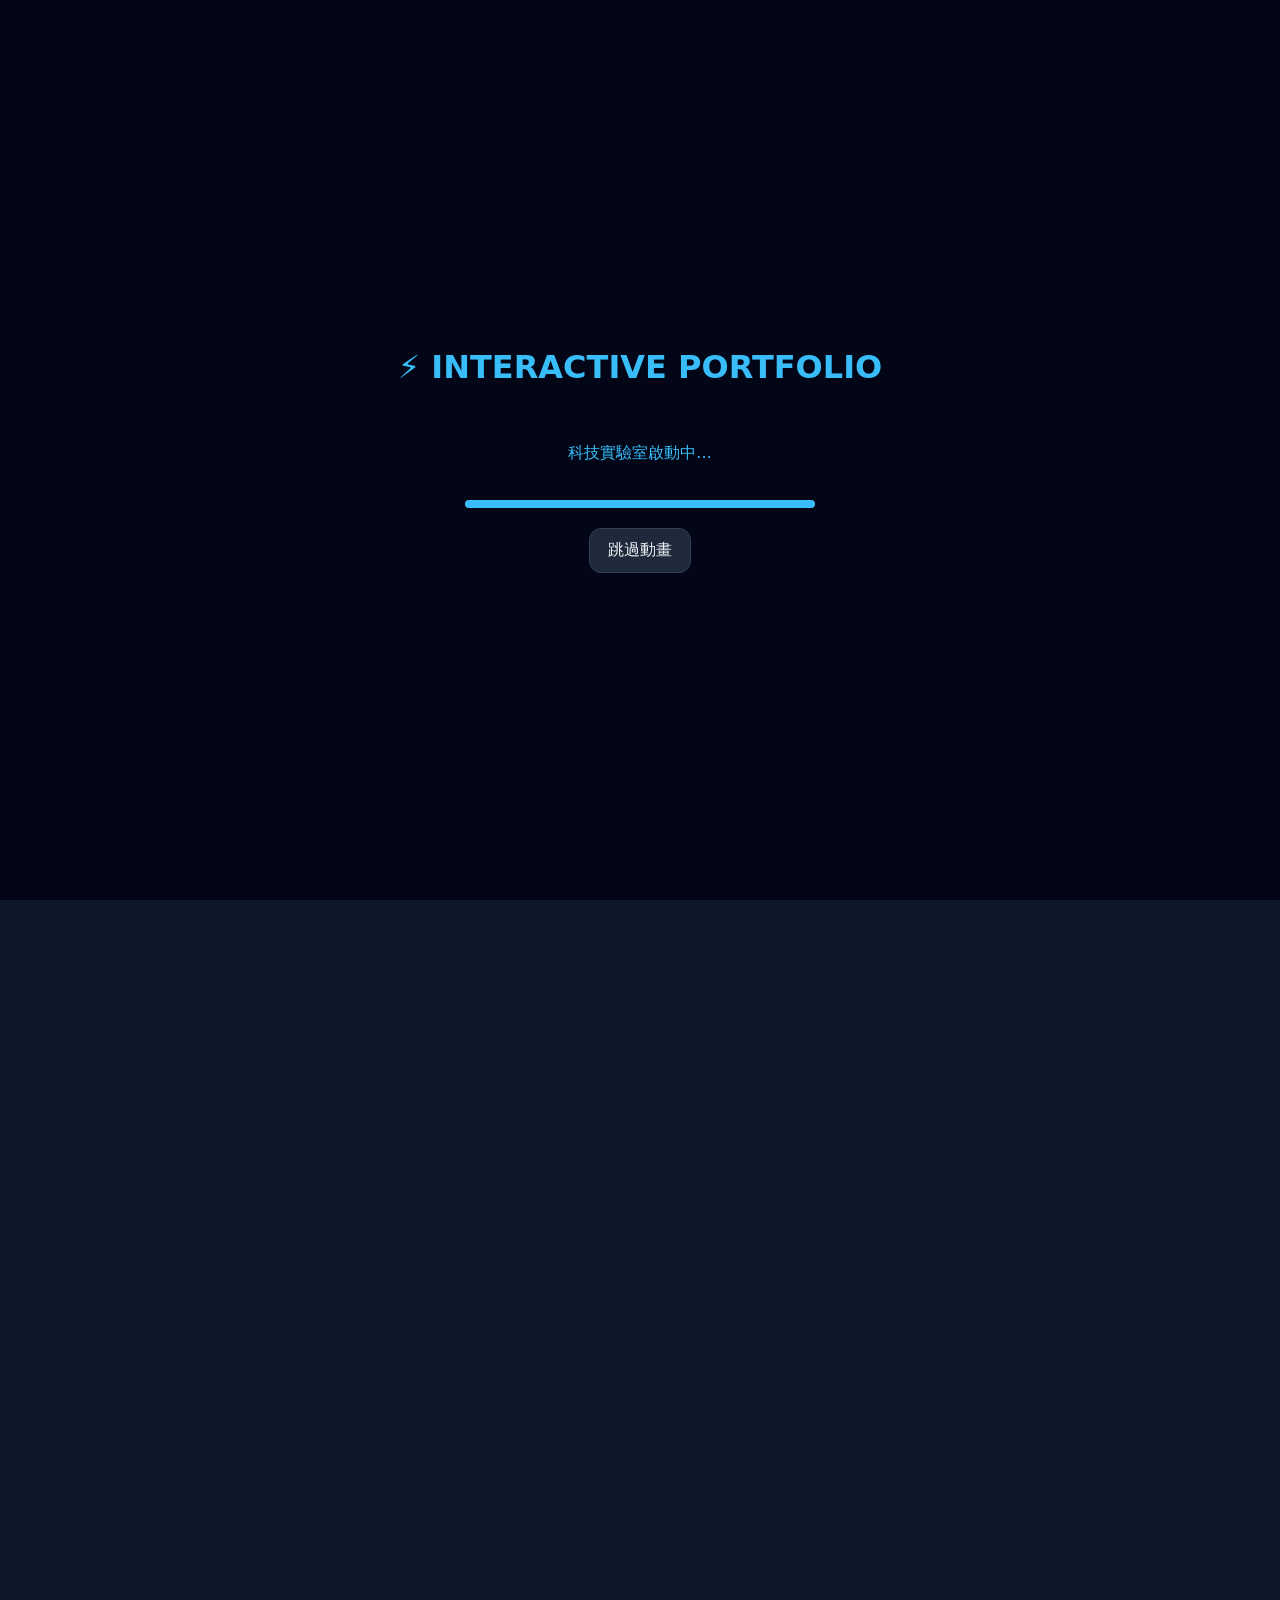
<file: index.html>
<!DOCTYPE html>
<html lang="zh-TW">
<head>
    <meta charset="UTF-8">
    <meta name="viewport" content="width=device-width, initial-scale=1">
    <title>互動式科技作品展示館｜前端開發學習歷程</title>
    <link rel="stylesheet" href="css/index.css">
    <script src="js/index.js" defer></script>
</head>
<body class="gate-locked">

<div class="intro" id="intro">
    <h1>⚡ INTERACTIVE PORTFOLIO</h1>
    <p>科技實驗室啟動中...</p>
    <div class="intro-progress"><div></div></div>
    <button class="btn" id="skipIntro">跳過動畫</button>
</div>

<!-- 入場挑戰 -->
<div class="entry-gate" id="entryGate" role="dialog" aria-modal="true" aria-labelledby="entryTitle">
    <div class="entry-shell">
        <div class="entry-heading">
            <span>⚡ PORTFOLIO ACCESS</span>
            <h1 id="entryTitle">科技實驗室｜入場挑戰</h1>
            <p>必須依序完成三關，才能開啟作品展示館。</p>
        </div>

        <div class="entry-steps" id="entrySteps" aria-label="關卡進度">
            <span class="current">🔐 密碼解謎</span>
            <span>🐛 BUG 修復</span>
            <span>🧠 記憶晶片</span>
        </div>

        <div class="entry-game" id="entryPassword">
            <h2>🔐 第一關｜動態數學密碼</h2>
            <p>四個數學線索分別代表一位數字。每次挑戰都會重新出題。</p>
            <div class="entry-clues" id="entryClues"></div>

            <form id="entryPasswordForm">
                <label for="entryPasswordInput">輸入四位數密碼</label>
                <input id="entryPasswordInput" class="game-input" inputmode="numeric"
                       autocomplete="off" maxlength="4" pattern="[0-9]{4}"
                       required placeholder="例如 1234">
                <div class="action-row">
                    <button class="btn primary" type="submit">確認密碼</button>
                    <button class="btn" type="button" id="entryNewPassword">換一組題目</button>
                </div>
            </form>

            <p class="feedback" id="entryPasswordMessage" aria-live="polite">你有五次機會。</p>
        </div>

        <div class="entry-game" id="entryBug" hidden>
            <h2>🐛 第二關｜隨機 BUG 修復</h2>
            <p>從題庫隨機抽出 HTML、CSS、JavaScript 各一題；三題都要答對。</p>
            <p id="entryBugProgress"></p>
            <pre class="code-sample" id="entryBugCode"></pre>
            <div class="options" id="entryBugOptions"></div>
            <p class="feedback" id="entryBugMessage" aria-live="polite"></p>
            <button class="btn primary" id="entryBugNext" hidden>下一題</button>
        </div>

        <div class="entry-game" id="entryMemory" hidden>
            <h2>🧠 第三關｜四燈記憶晶片</h2>
            <p>觀察四個燈的閃爍順序，依序點擊。三回合分別記憶 4、5、6 次閃爍。</p>
            <p id="entryMemoryRound"></p>
            <div class="entry-lights" id="entryLights"></div>
            <p class="feedback" id="entryMemoryMessage" aria-live="polite"></p>
            <button class="btn primary" id="entryMemoryStart">開始記憶</button>
        </div>

        <div class="entry-game entry-success" id="entrySuccess" hidden>
            <div class="trophy">🏆</div>
            <h2>三關全部完成！</h2>
            <p>科技實驗室已解鎖，現在可以進入作品展示館。</p>
            <button class="btn primary" id="entryOpen">🚀 進入作品集</button>
        </div>
    </div>
</div>

<nav class="navbar">
    <div class="container nav-inner">
        <a class="brand" href="#top">⚡ PORTFOLIO LAB</a>
        <div class="nav-actions">
            <a class="btn" href="#mystery">🎁 盲盒</a>
            <a class="btn" href="#quiz">🎮 問答</a>
            <a class="btn" href="#lab">🔐 闖關</a>
            <a class="btn" href="#works">💼 作品</a>
            <button class="btn" id="themeBtn">☀️ 淺色模式</button>
        </div>
    </div>
</nav>

<main class="container" id="top">
    <section class="hero">
        <h1 id="mainTitle">前端開發學習歷程</h1>
        <p>HTML, CSS, JavaScript &amp; Responsive Web Design Portfolio</p>
        <p>抽盲盒、玩遊戲、解鎖實驗室，最後探索我的八個作品。</p>
        <div class="hero-actions">
            <a href="#mystery" class="btn primary">🎁 開始探索</a>
            <a href="#quiz" class="btn">🎮 知識挑戰</a>
            <a href="#lab" class="btn">🔐 科技實驗室</a>
        </div>
    </section>

    <!-- 隨機作品盲盒 -->
    <section id="mystery">
        <h2 class="section-title">🎁 隨機作品盲盒</h2>
        <div class="panel mystery">
            <div class="mystery-icon">🎁</div>
            <h3>不知道先看哪個作品？</h3>
            <p class="muted">讓系統隨機挑選，看看你抽中了什麼！</p>
            <button class="btn primary" id="drawBtn">✨ 開啟神祕盲盒</button>

            <div class="mystery-result" id="mysteryResult" hidden>
                <h3 id="mysteryTitle"></h3>
                <p id="mysteryFile" class="muted"></p>
                <a class="btn primary" id="mysteryLink" href="about-us.html">🚀 進入這個作品</a>
                <button class="btn" id="drawAgain">🔄 再抽一次</button>
            </div>
        </div>
    </section>

    <!-- 知識問答 -->
    <section id="quiz">
        <h2 class="section-title">🎮 前端工程師知識挑戰</h2>
        <div class="panel">
            <div id="quizStart">
                <h3>你能成為前端工程師嗎？</h3>
                <p class="muted">30 題題庫，每局隨機抽 10 題，每題 10 分，限時 120 秒。</p>
                <button class="btn primary" id="startQuiz">🚀 開始挑戰</button>
            </div>

            <div id="quizGame" hidden>
                <div class="game-head">
                    <span id="quizNumber"></span>
                    <span id="quizScore"></span>
                    <span id="quizTimer"></span>
                </div>
                <div class="progress"><div class="progress-bar" id="quizBar"></div></div>
                <div class="question" id="questionText"></div>
                <div class="options" id="quizOptions"></div>
                <div class="feedback" id="quizFeedback" hidden></div>
                <div class="action-row">
                    <button class="btn primary" id="nextQuestion" hidden>下一題 →</button>
                    <button class="btn" id="quitQuiz">結束本局</button>
                </div>
            </div>

            <div id="quizEnd" hidden>
                <h2 id="finalTitle"></h2>
                <h3 id="finalScore"></h3>
                <p id="finalMessage"></p>
                <button class="btn primary" id="restartQuiz">🔄 再挑戰一次</button>
            </div>
        </div>
    </section>

    <!-- 四合一闖關 -->
    <section id="lab">
        <h2 class="section-title">🔐 科技實驗室｜四合一闖關</h2>
        <div class="panel">
            <p class="muted">依序破解密碼、修復 BUG、記憶晶片，最後啟動能量核心。</p>

            <div class="stage-grid">
                <div class="stage-card" id="stageCard0">
                    <div class="stage-icon">🔐</div>
                    <strong>第一關</strong>
                    <div>密碼解謎</div>
                    <small id="stageStatus0">未開始</small>
                </div>
                <div class="stage-card" id="stageCard1">
                    <div class="stage-icon">🐛</div>
                    <strong>第二關</strong>
                    <div>BUG 修復</div>
                    <small id="stageStatus1">未解鎖</small>
                </div>
                <div class="stage-card" id="stageCard2">
                    <div class="stage-icon">🧠</div>
                    <strong>第三關</strong>
                    <div>記憶晶片</div>
                    <small id="stageStatus2">未解鎖</small>
                </div>
                <div class="stage-card" id="stageCard3">
                    <div class="stage-icon">⚡</div>
                    <strong>第四關</strong>
                    <div>能量核心</div>
                    <small id="stageStatus3">未解鎖</small>
                </div>
            </div>

            <div class="progress"><div class="progress-bar" id="labBar"></div></div>
            <p id="labProgress">已完成 0 / 4 關</p>

            <div class="game-box" id="labWelcome">
                <h3>🚀 科技實驗室等待啟動</h3>
                <p>準備好挑戰四個不同的遊戲了嗎？</p>
                <button class="btn primary" id="startLab">開始闖關</button>
            </div>

            <div class="game-box" id="passwordStage" hidden>
                <h3>🔐 第一關：動態密碼破解</h3>
                <p>每局密碼都不同！依線索推理四位數字，最多猜 5 次。</p>
                <p id="passwordClue" class="clue"></p>
                <p id="passwordAttempts">剩餘 5 次機會</p>

                <form id="passwordForm">
                    <label for="passwordInput">輸入四位數密碼</label>
                    <input class="game-input" id="passwordInput" inputmode="numeric"
                           autocomplete="off" maxlength="4" placeholder="例如 1234" required>
                    <div class="action-row">
                        <button class="btn primary" id="passwordSubmit" type="submit">🔓 嘗試破解</button>
                        <button class="btn" id="newPassword" type="button">🎲 換一題</button>
                    </div>
                </form>

                <div class="feedback" id="passwordFeedback" hidden aria-live="polite"></div>
                <div class="guess-history" id="guessHistory"></div>
            </div>

            <div class="game-box" id="bugStage" hidden>
                <h3>🐛 第二關：修復程式 BUG</h3>
                <p>選出正確的修復方式，連續完成三題。</p>
                <p id="bugCount"></p>
                <pre id="bugCode" class="code-sample"></pre>
                <div class="options" id="bugOptions"></div>
                <div class="feedback" id="bugFeedback" hidden></div>
                <button class="btn primary" id="nextBug" hidden>下一個 BUG →</button>
            </div>

            <div class="game-box" id="memoryStage" hidden>
                <h3>🧠 第三關：記憶晶片挑戰</h3>
                <p>記住晶片閃爍的順序，再照順序點擊；完成三回合。</p>
                <p id="memoryRound">準備開始</p>
                <p id="memoryStatus" aria-live="polite"></p>
                <div class="memory-grid" id="memoryGrid"></div>
                <button class="btn primary" id="startMemory">開始記憶挑戰</button>
            </div>

            <div class="game-box" id="energyStage" hidden>
                <h3>⚡ 第四關：啟動能量核心</h3>
                <p>30 秒內依照數字 1 → 9 的順序啟動節點。</p>
                <div class="game-head">
                    <span id="energyCount">已啟動 0 / 9</span>
                    <span id="energyTimer">剩餘 30 秒</span>
                </div>
                <div class="energy-grid" id="energyGrid"></div>
                <p id="energyStatus" aria-live="polite"></p>
                <button class="btn primary" id="startEnergy">⚡ 啟動挑戰</button>
            </div>

            <div class="game-box achievement" id="labComplete" hidden>
                <div class="trophy">🏆</div>
                <h2>科技實驗室解鎖成功！</h2>
                <p>恭喜完成四項挑戰！</p>
                <button class="btn primary" id="restartLab">🔄 重新闖關</button>
            </div>
        </div>
    </section>

    <!-- 作品探索成就 -->
    <section id="achievements">
        <h2 class="section-title">🏆 作品探索成就</h2>
        <div class="panel achievement">
            <h3 id="achievementTitle">🔎 初階探索者</h3>
            <p class="muted">每進入一個不同作品，就會累積探索進度。</p>
            <div class="progress"><div class="progress-bar" id="exploreBar"></div></div>
            <p id="exploreText">已探索 0 / 8 個作品</p>
            <button class="btn" id="resetExplore">重新開始探索</button>
        </div>
    </section>

    <!-- 作品搜尋與展示 -->
    <section id="works">
        <h2 class="section-title">💼 我的正式作品展示</h2>
        <div class="search-area">
            <input id="searchInput" type="search"
                   placeholder="🔍 搜尋作品名稱、檔名或功能..."
                   aria-label="搜尋作品名稱、檔名或功能">
            <div class="search-info">
                <span>目前顯示 <strong id="visibleCount">8</strong> / <span id="totalCount">8</span> 個作品</span>
                <span>按 <kbd>/</kbd> 搜尋，<kbd>Esc</kbd> 清除</span>
            </div>
        </div>

        <div class="projects" id="projectList">
            <article class="project-item">
                <a class="project-card" href="about-us.html">
                    <div class="card-top"><span class="card-icon">🏢</span><span class="tag">Frontend</span></div>
                    <div>
                        <h3 class="card-title">智造科技｜公司介紹與關係企業</h3>
                        <p class="card-file">about-us.html</p>
                        <p class="muted"><strong>實作重點：</strong>使用 JavaScript 動態渲染技術文章與關係企業卡片，並實作文章展開與收合。</p>
                    </div>
                    <div class="card-bottom"><span>進入專案</span><span>→</span></div>
                </a>
            </article>

            <article class="project-item">
                <a class="project-card" href="Bio.html">
                    <div class="card-top"><span class="card-icon">👤</span><span class="tag">Frontend</span></div>
                    <div>
                        <h3 class="card-title">Kesin Chen - 個人履歷與作品集</h3>
                        <p class="card-file">Bio.html</p>
                        <p class="muted"><strong>實作重點：</strong>建置響應式單頁履歷，整合區段錨點、工作經歷卡片與專案導覽。</p>
                    </div>
                    <div class="card-bottom"><span>進入專案</span><span>→</span></div>
                </a>
            </article>

            <article class="project-item">
                <a class="project-card" href="EHC-policy.html">
                    <div class="card-top"><span class="card-icon">🛡️</span><span class="tag">Frontend</span></div>
                    <div>
                        <h3 class="card-title">智造科技｜職業安全衛生管理守則</h3>
                        <p class="card-file">EHC-policy.html</p>
                        <p class="muted"><strong>實作重點：</strong>依雇主與勞工分類渲染職安卡片，並以 Bootstrap Modal 顯示對應的守則詳情。</p>
                    </div>
                    <div class="card-bottom"><span>進入專案</span><span>→</span></div>
                </a>
            </article>

            <article class="project-item">
                <a class="project-card" href="home.html">
                    <div class="card-top"><span class="card-icon">💻</span><span class="tag">Frontend</span></div>
                    <div>
                        <h3 class="card-title">智造科技｜PCB 電路板製造</h3>
                        <p class="card-file">home.html</p>
                        <p class="muted"><strong>實作重點：</strong>以響應式版型建置企業首頁，規劃首屏主視覺、產品應用區塊與跨頁導覽。</p>
                    </div>
                    <div class="card-bottom"><span>進入專案</span><span>→</span></div>
                </a>
            </article>

            <article class="project-item">
                <a class="project-card" href="R-D.html">
                    <div class="card-top"><span class="card-icon">🔬</span><span class="tag">Frontend</span></div>
                    <div>
                        <h3 class="card-title">智造科技｜前瞻研發與科技展示</h3>
                        <p class="card-file">R-D.html</p>
                        <p class="muted"><strong>實作重點：</strong>運用 Bootstrap 格線建置六張響應式技術卡片，分類呈現 PCB 研發、製程檢測與品質追溯。</p>
                    </div>
                    <div class="card-bottom"><span>進入專案</span><span>→</span></div>
                </a>
            </article>

            <article class="project-item">
                <a class="project-card" href="signup.html">
                    <div class="card-top"><span class="card-icon">📝</span><span class="tag">Frontend</span></div>
                    <div>
                        <h3 class="card-title">智造科技｜2027 暑期高階研發實習生計畫線上報名</h3>
                        <p class="card-file">signup.html</p>
                        <p class="muted"><strong>實作重點：</strong>實作前端表單驗證、連動下拉選單、PDF 格式與大小檢查，以及申請資料預覽。</p>
                    </div>
                    <div class="card-bottom"><span>進入專案</span><span>→</span></div>
                </a>
            </article>

            <article class="project-item">
                <a class="project-card" href="timeline.html">
                    <div class="card-top"><span class="card-icon">⏳</span><span class="tag">Frontend</span></div>
                    <div>
                        <h3 class="card-title">智造科技｜PCB 產業發展時間軸</h3>
                        <p class="card-file">timeline.html</p>
                        <p class="muted"><strong>實作重點：</strong>建置左右交錯的響應式時間軸，透過 JavaScript 將各階段資料帶入詳情彈窗。</p>
                    </div>
                    <div class="card-bottom"><span>進入專案</span><span>→</span></div>
                </a>
            </article>

            <article class="project-item">
                <a class="project-card" href="union.html">
                    <div class="card-top"><span class="card-icon">🤝</span><span class="tag">Frontend</span></div>
                    <div>
                        <h3 class="card-title">智造科技｜員工福利委員會 (EWC)</h3>
                        <p class="card-file">union.html</p>
                        <p class="muted"><strong>實作重點：</strong>使用 Fetch API 串接農業部開放資料，實作店家清單渲染、即時搜尋與 Google Maps 連結。</p>
                    </div>
                    <div class="card-bottom"><span>進入專案</span><span>→</span></div>
                </a>
            </article>
        </div>

        <p id="emptyMessage" class="muted" hidden>找不到符合的作品，請更換搜尋關鍵字。</p>
    </section>
</main>

<footer>© 2026 Frontend Learning Portfolio | Made with HTML, CSS &amp; JavaScript</footer>
<div class="toast" id="toast" hidden role="status" aria-live="polite"></div>

</body>
</html>
</file>
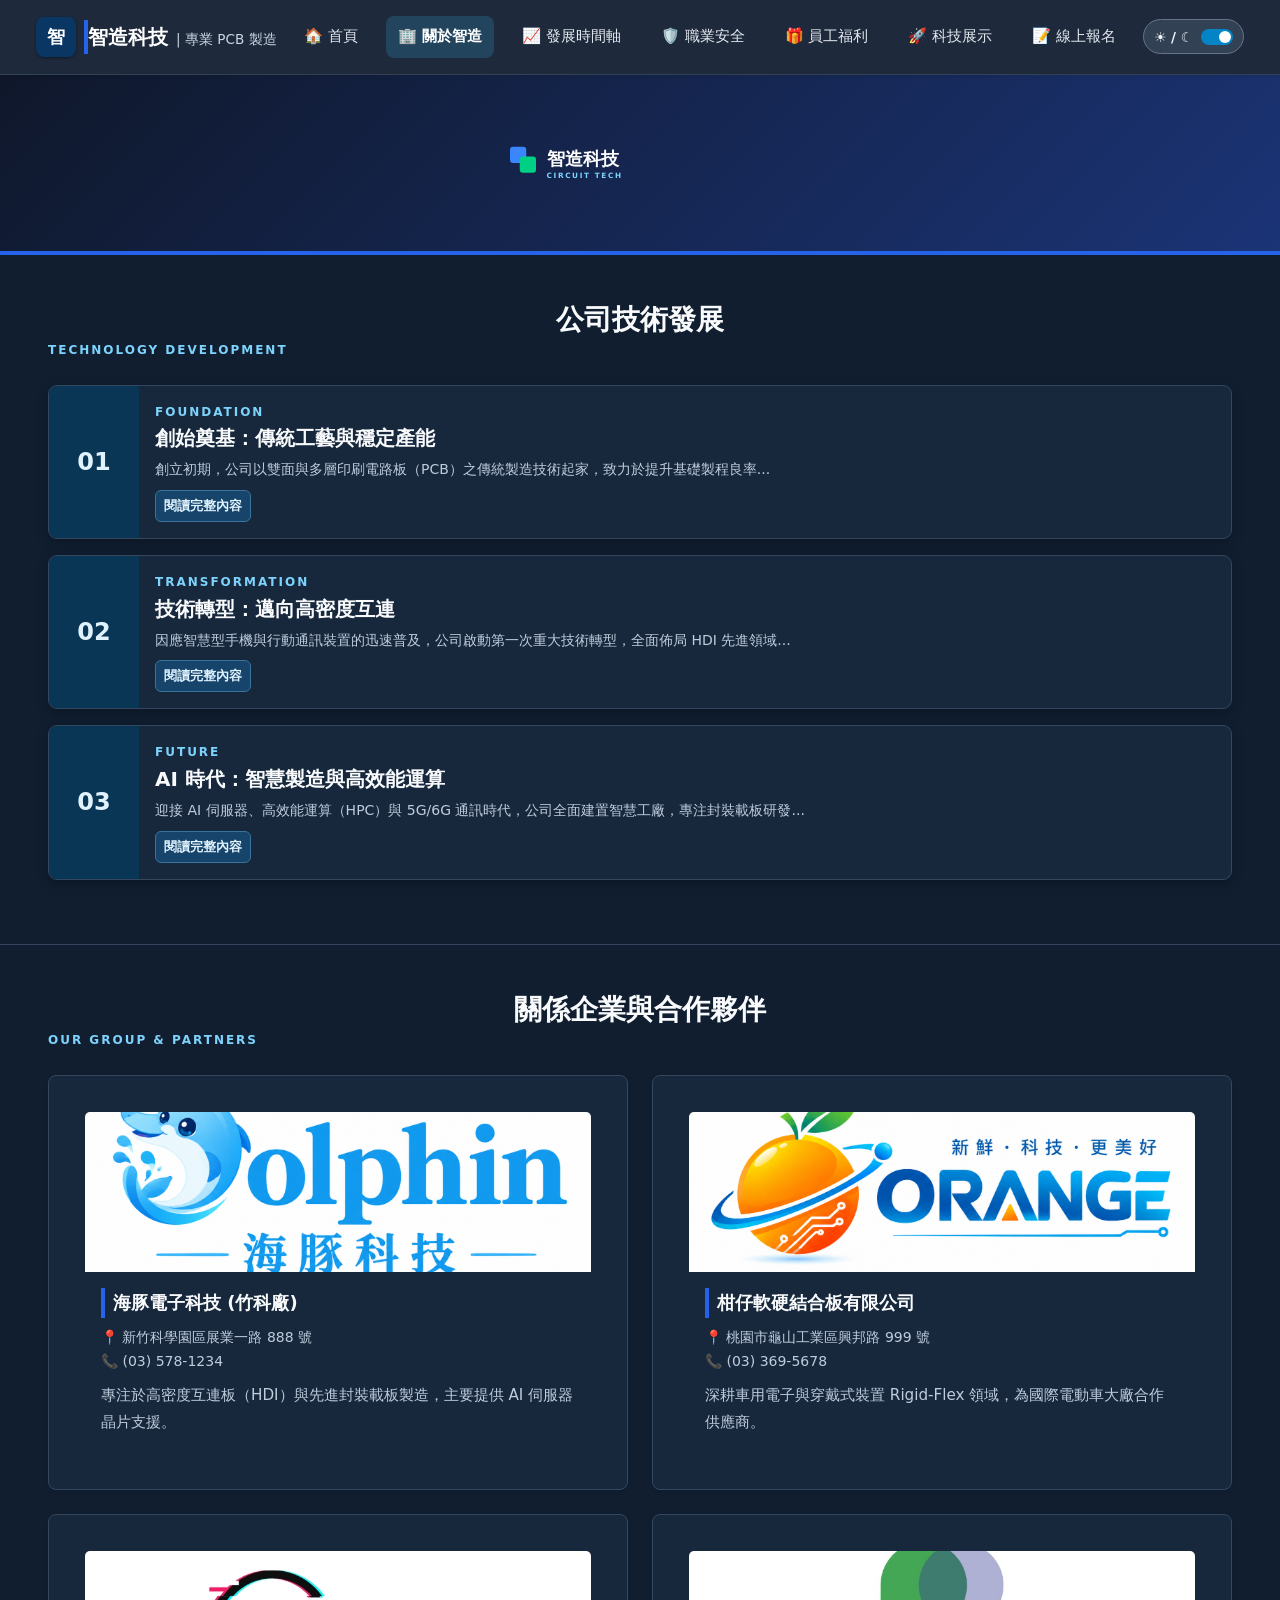
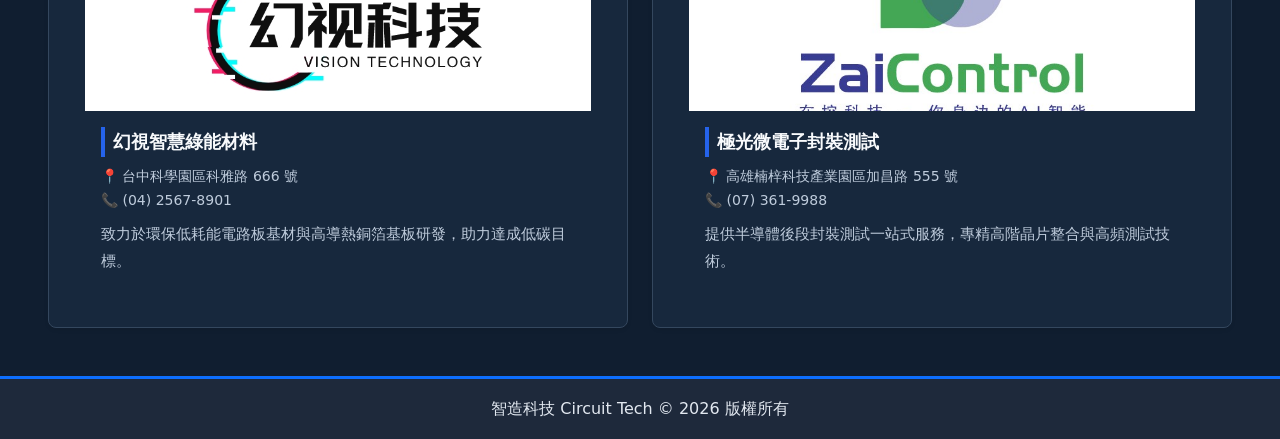
<file: about-us.html>
<!DOCTYPE html>
<html lang="zh-TW">
<head>
    <meta charset="UTF-8">
    <meta name="viewport" content="width=device-width, initial-scale=1.0">

    <title>智造科技｜公司介紹與關係企業</title>
    <meta name="description"
          content="了解智造科技的技術發展、PCB 智慧製造與關係企業合作夥伴。">

    <!-- Bootstrap -->
    <link rel="stylesheet"
          href="https://cdn.jsdelivr.net/npm/bootstrap@5.3.3/dist/css/bootstrap.min.css">

    <!-- 全站共用 CSS -->
    <link rel="stylesheet" href="css/style.css">

    <!-- 公司介紹專用 CSS -->
    <link rel="stylesheet" href="css/about.css">

    <!-- 深淺色初始化 -->
    <script>
        (function () {
            let theme = "dark";

            try {
                theme = localStorage.getItem("theme") === "light"
                    ? "light"
                    : "dark";
            } catch (error) {
                theme = "dark";
            }

            document.documentElement.classList.toggle(
                "dark", theme === "dark"
            );

            document.documentElement.classList.toggle(
                "dark-mode", theme === "dark"
            );

            document.documentElement.setAttribute(
                "data-bs-theme", theme
            );
        })();
    </script>

    <!-- 只修正本頁外框，不影響其他網頁 -->
    <style>
        html, body {
            margin: 0;
            min-height: 100%;
            width: 100%;
        }

        body.company-about-page > .wrapper {
            width: 100%;
            max-width: none;
            min-height: 100vh;
            margin: 0;
            padding: 0;
            border: none;
            border-radius: 0;
            box-shadow: none;
            outline: none;
            overflow: visible;
        }

        /* 保留內部區塊原本的 Bootstrap 排版 */
        body.company-about-page #navbar-container {
            width: 100%;
        }

        body.company-about-page #tech,
        body.company-about-page #companies {
            width: 100%;
            max-width: none;
        }
    </style>
</head>

<body class="company-about-page">

<div class="wrapper">

    <!-- 全站共用七個導覽按鈕 -->
    <div id="navbar-container"></div>

    <!-- 原本公司 Logo -->
    <header class="logo d-flex align-items-center justify-content-center py-3">
        <svg width="260"
             height="50"
             viewBox="0 0 320 60"
             role="img"
             aria-label="智造科技 Circuit Tech">

            <rect x="0" y="10"
                  width="20" height="20"
                  rx="4" fill="#3A86FF" />

            <rect x="12" y="22"
                  width="20" height="20"
                  rx="4" fill="#00D084" />

            <text x="45" y="32"
                  font-weight="700"
                  font-size="22"
                  fill="#FFF">
                智造科技
            </text>

            <text x="45" y="48"
                  font-weight="600"
                  font-size="9"
                  fill="#7DD3FC"
                  letter-spacing="2">
                CIRCUIT TECH
            </text>
        </svg>
    </header>

    <!-- Section 01：技術發展 -->
    <main class="p-4 p-md-5" id="tech">

        <h1 class="section-title mb-1">
            公司技術發展
        </h1>

        <p class="subtitle mb-4">
            TECHNOLOGY DEVELOPMENT
        </p>

        <!-- 由原本 js/about.js 載入 -->
        <div id="techArticles"></div>

    </main>

    <!-- Section 02：關係企業 -->
    <section class="p-4 p-md-5 border-top border-dashed"
             id="companies">

        <h2 class="section-title mb-1">
            關係企業與合作夥伴
        </h2>

        <p class="subtitle mb-4">
            OUR GROUP & PARTNERS
        </p>

        <!-- 完整保留老師的 Bootstrap 行列 -->
        <div class="row row-cols-1 row-cols-md-2 g-4"
             id="companyCards"></div>

    </section>

    <!-- Footer -->
    <footer class="p-3 text-center border-top border-primary border-3 fs-7">
        智造科技 Circuit Tech © 2026 版權所有
    </footer>

</div>

<!-- Bootstrap JS -->
<script src="https://cdn.jsdelivr.net/npm/bootstrap@5.3.3/dist/js/bootstrap.bundle.min.js"></script>

<!-- 全站共用導覽列 -->
<script src="js/nav-loader.js"></script>

<!-- 公司介紹原本的動態內容 -->
<script src="js/about.js"></script>

</body>
</html>
</file>
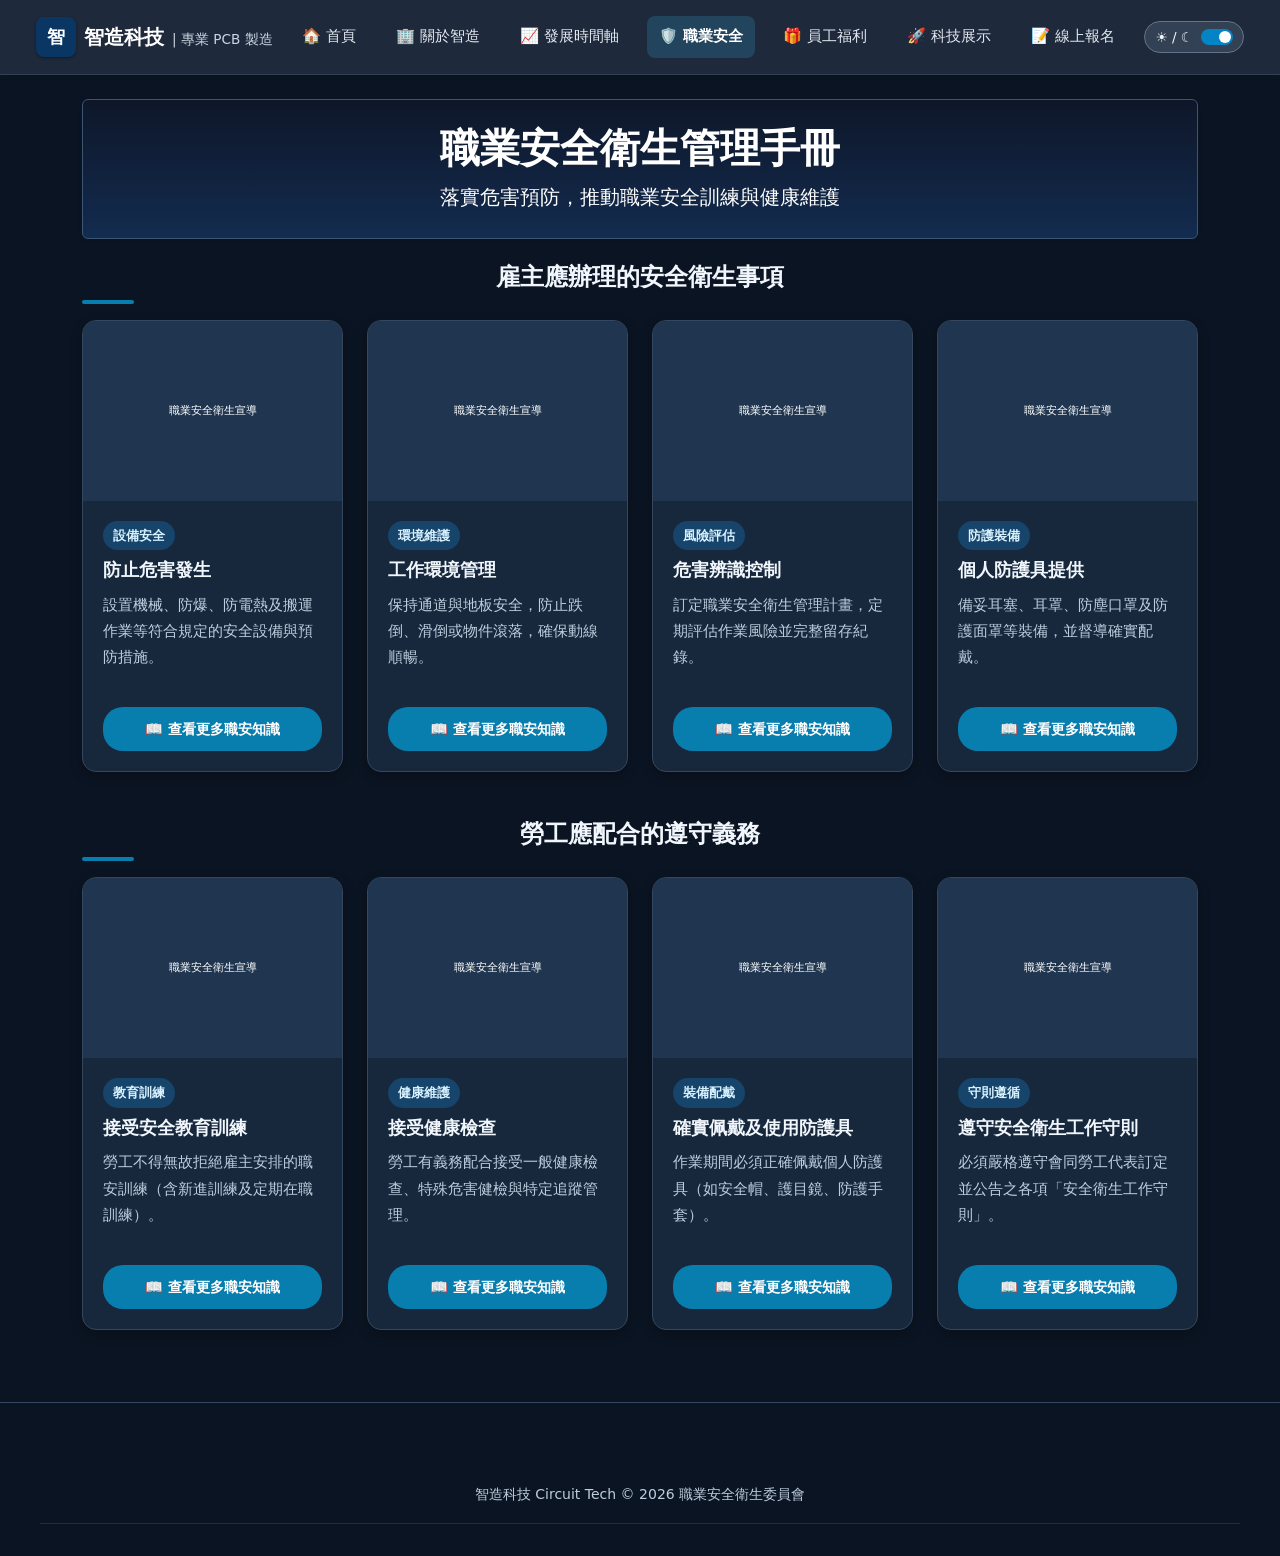
<file: EHC-policy.html>
<!DOCTYPE html>
<html lang="zh-TW">
<head>
    <meta charset="UTF-8">
    <meta name="viewport" content="width=device-width, initial-scale=1.0">
    <meta name="description" content="智造科技職業安全衛生管理手冊，介紹雇主安全管理責任與勞工職安義務。">
    <title>智造科技｜職業安全衛生管理守則</title>

    <link rel="stylesheet" href="https://cdn.jsdelivr.net/npm/bootstrap@5.3.0/dist/css/bootstrap.min.css">
    <link rel="stylesheet" href="css/style.css">
    <link rel="stylesheet" href="css/EHC.css">

    <script>
        (function () {
            let theme = "dark";
            try {
                theme = localStorage.getItem("theme") === "light" ? "light" : "dark";
            } catch (error) {
                theme = "dark";
            }
            document.documentElement.classList.toggle("dark", theme === "dark");
            document.documentElement.classList.toggle("dark-mode", theme === "dark");
            document.documentElement.setAttribute("data-bs-theme", theme);
        })();
    </script>
</head>

<body>
<div class="wrapper">

    <!-- 共用導覽列 -->
    <div id="navbar-container"></div>

    <main class="container my-4">

        <!-- 原本 Banner -->
        <div class="hero-banner text-center p-4 rounded mb-4 shadow-sm">
            <h1 class="display-6 fw-bold mb-2">職業安全衛生管理手冊</h1>
            <p class="lead mb-0 text-muted">
                落實危害預防，推動職業安全訓練與健康維護
            </p>
        </div>

        <!-- 雇主區：保留原本 row -->
        <section class="mb-5" aria-labelledby="employerTitle">
            <h2 class="section-title fs-4 fw-bold mb-3" id="employerTitle">
                雇主應辦理的安全衛生事項
            </h2>
            <div class="row g-4" id="employerList"></div>
        </section>

        <!-- 勞工區：保留原本 row -->
        <section class="mb-5" aria-labelledby="workerTitle">
            <h2 class="section-title fs-4 fw-bold mb-3" id="workerTitle">
                勞工應配合的遵守義務
            </h2>
            <div class="row g-4" id="workerList"></div>
        </section>

    </main>

    <!-- 原本 Footer -->
    <footer>
        <div class="footer-content py-3 text-center">
            <p class="small mb-0 text-muted">
                智造科技 Circuit Tech © 2026 職業安全衛生委員會
            </p>
        </div>
    </footer>

</div>

<!-- 職安知識詳情視窗 -->
<div class="modal fade"
     id="ehcDetailModal"
     tabindex="-1"
     aria-labelledby="ehcDetailTitle"
     aria-hidden="true">

    <div class="modal-dialog modal-dialog-centered modal-lg modal-dialog-scrollable">
        <div class="modal-content">

            <div class="modal-header">
                <div>
                    <span class="detail-category" id="ehcDetailTag"></span>
                    <h2 class="modal-title fs-4 mt-2" id="ehcDetailTitle"></h2>
                </div>

                <button type="button"
                        class="btn-close"
                        data-bs-dismiss="modal"
                        aria-label="關閉視窗"></button>
            </div>

            <div class="modal-body">
                <img id="ehcDetailImage"
                     class="detail-image mb-3"
                     alt="職安主題圖片">

                <h3 class="h6 fw-bold detail-subtitle">原始職安說明</h3>
                <p id="ehcDetailDescription"></p>

                <h3 class="h6 fw-bold detail-subtitle mt-4">實務注意事項</h3>
                <ul class="detail-list" id="ehcDetailPoints"></ul>

                <div class="detail-reminder mt-3">
                    <strong>職安提醒</strong>
                    <p class="mb-0 mt-1" id="ehcDetailReminder"></p>
                </div>
            </div>

            <div class="modal-footer">
                <button type="button"
                        class="btn btn-primary"
                        data-bs-dismiss="modal">
                    我已了解
                </button>
            </div>

        </div>
    </div>
</div>

<script src="https://cdn.jsdelivr.net/npm/bootstrap@5.3.0/dist/js/bootstrap.bundle.min.js"></script>
<script src="js/nav-loader.js"></script>
<script src="js/EHC.js"></script>
</body>
</html>
</file>
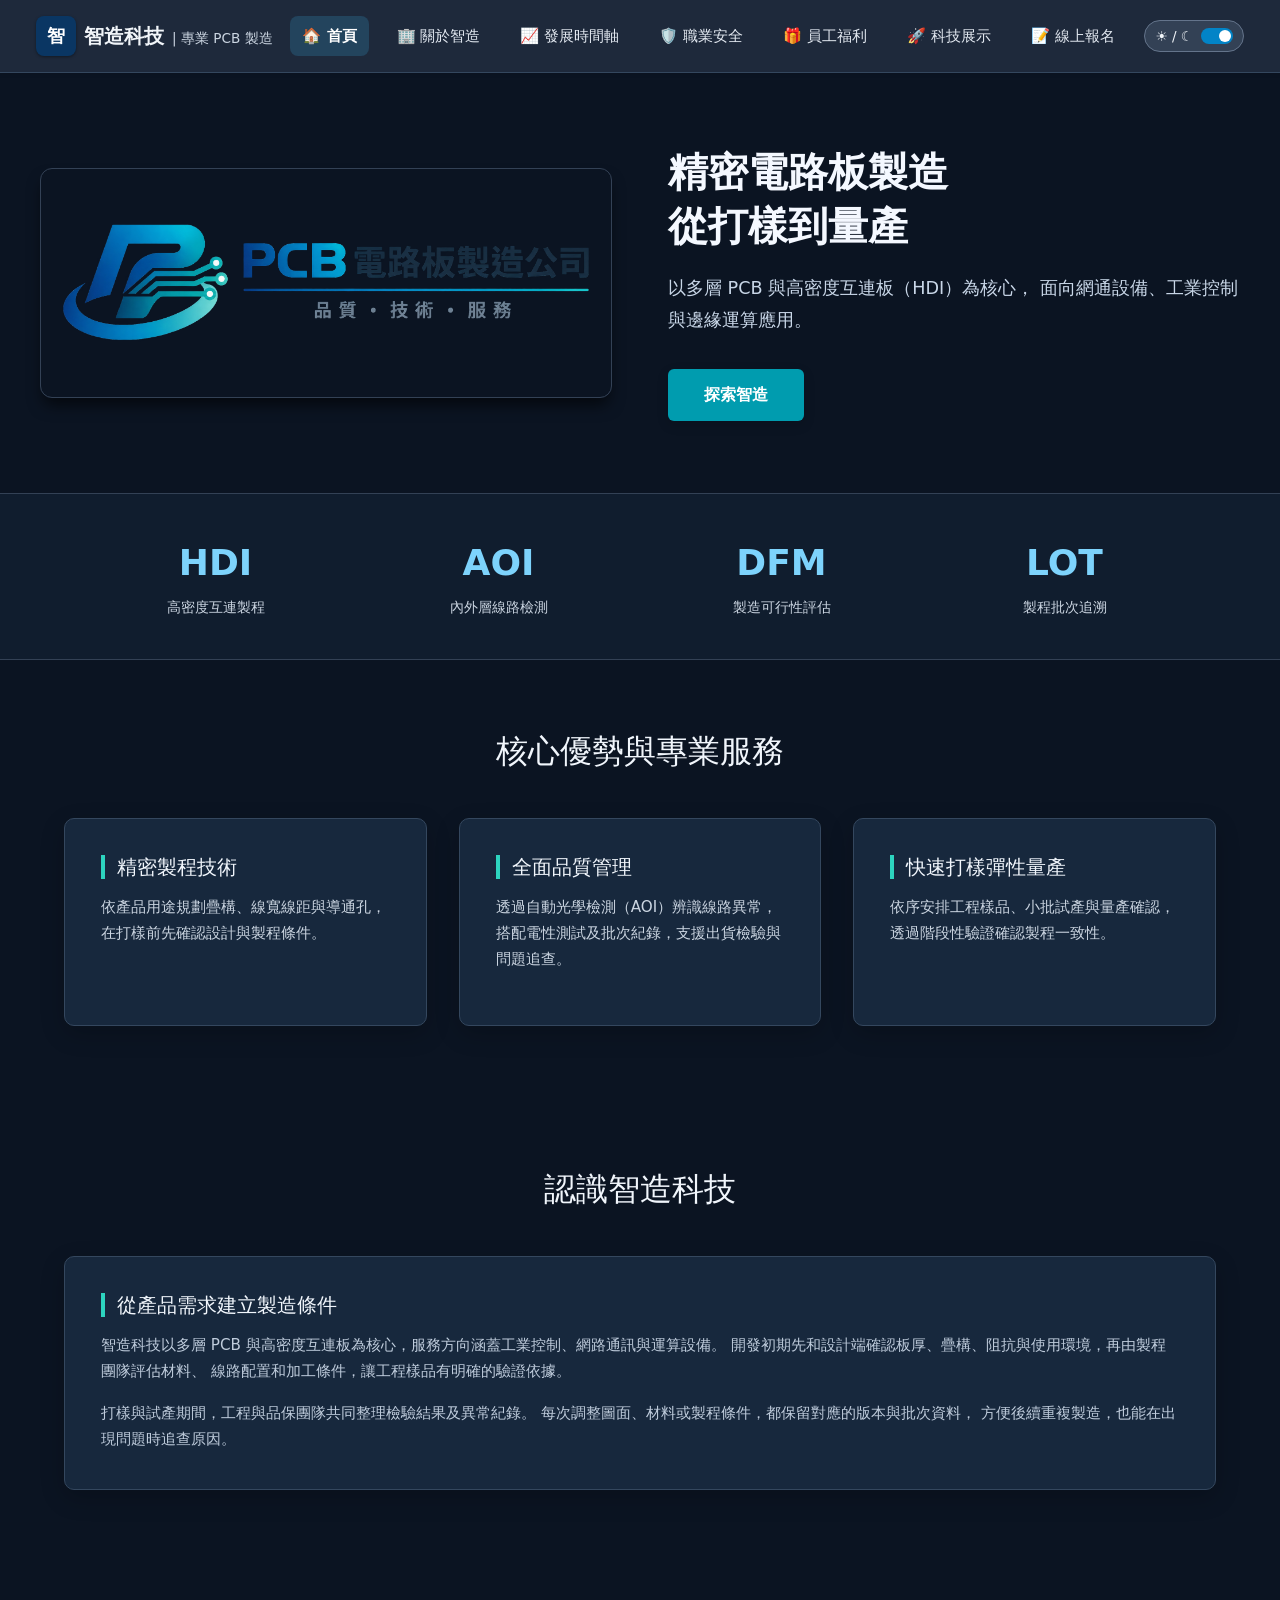
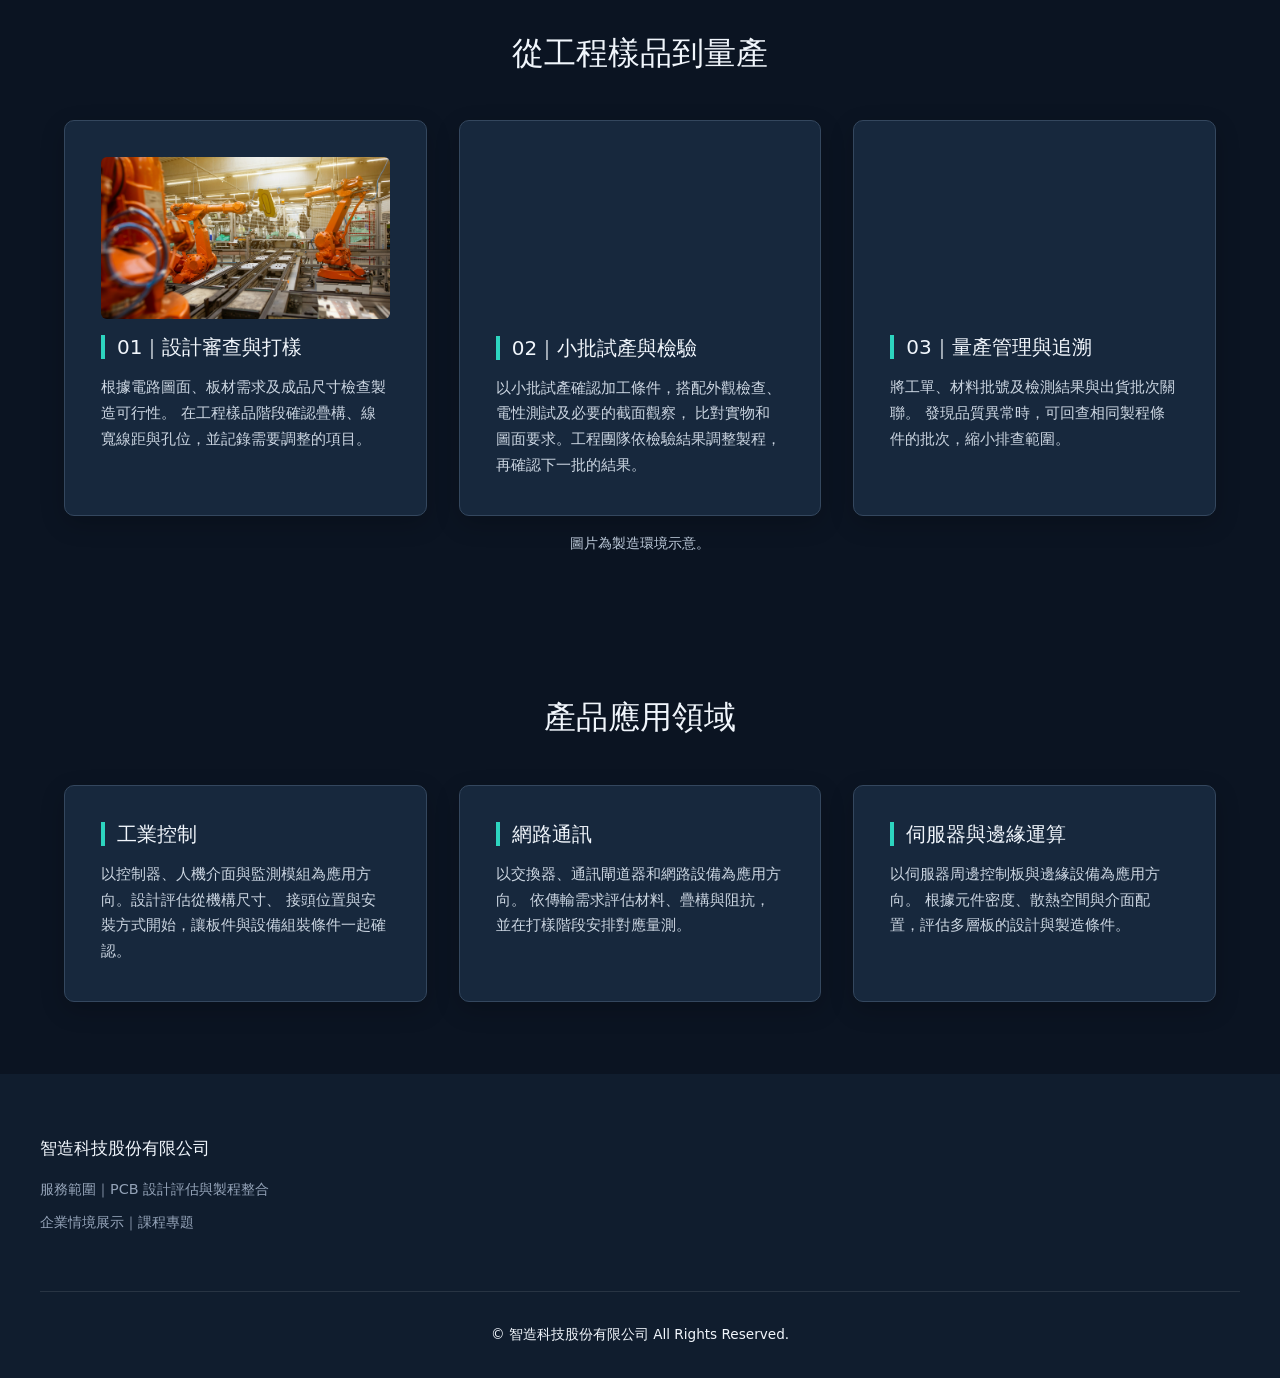
<file: home.html>
<!DOCTYPE html>
<html lang="zh-Hant-TW">
<head>
    <meta charset="UTF-8">
    <meta name="viewport" content="width=device-width, initial-scale=1.0">
    <title>智造科技｜PCB 電路板製造</title>
    <meta name="description"
          content="智造科技企業網站示範，介紹多層 PCB、HDI、製程驗證與品質追溯。">

    <link rel="stylesheet"
          href="https://cdn.jsdelivr.net/npm/bootstrap@5.3.0/dist/css/bootstrap.min.css">
    <link rel="stylesheet" href="css/style.css">
    <link rel="stylesheet" href="css/theme-fix.css">

    <style>
        .home-process-photo {
            height: auto;
            aspect-ratio: 16 / 9;
            object-fit: cover;
        }
    </style>

    <script>
        (function () {
            let theme = "dark";

            try {
                if (localStorage.getItem("theme") === "light") {
                    theme = "light";
                }
            } catch (error) {
                // 使用預設深色模式
            }

            document.documentElement.classList.toggle("dark", theme === "dark");
            document.documentElement.classList.toggle("dark-mode", theme === "dark");
            document.documentElement.setAttribute("data-bs-theme", theme);
        })();
    </script>
</head>

<body>
<div class="wrapper">
    <div id="navbar-container"></div>

    <main>
        <!-- 01 主視覺 -->
        <section class="hero">
            <div class="hero-container">
                <div class="hero-image">
                    <img src="images/a1.jpg" alt="智造科技主視覺">
                </div>

                <div class="hero-content">
                    <h1>
                        精密電路板製造<br>
                        從打樣到量產
                    </h1>

                    <p>
                        以多層 PCB 與高密度互連板（HDI）為核心，
                        面向網通設備、工業控制與邊緣運算應用。
                    </p>

                    <a href="about-us.html" class="btn-cta">探索智造</a>
                </div>
            </div>
        </section>

        <!-- 02 技術亮點 -->
        <section class="metrics-bar">
            <div class="metrics-container">
                <div class="metric-item">
                    <div class="number">HDI</div>
                    <div class="label">高密度互連製程</div>
                </div>

                <div class="metric-item">
                    <div class="number">AOI</div>
                    <div class="label">內外層線路檢測</div>
                </div>

                <div class="metric-item">
                    <div class="number">DFM</div>
                    <div class="label">製造可行性評估</div>
                </div>

                <div class="metric-item">
                    <div class="number">LOT</div>
                    <div class="label">製程批次追溯</div>
                </div>
            </div>
        </section>

        <!-- 03 核心優勢與專業服務 -->
        <section id="products" class="section">
            <h2 class="section-title">核心優勢與專業服務</h2>

            <div class="grid-cards">
                <div class="card">
                    <h3>精密製程技術</h3>
                    <p>
                        依產品用途規劃疊構、線寬線距與導通孔，
                        在打樣前先確認設計與製程條件。
                    </p>
                </div>

                <div class="card">
                    <h3>全面品質管理</h3>
                    <p>
                        透過自動光學檢測（AOI）辨識線路異常，
                        搭配電性測試及批次紀錄，支援出貨檢驗與問題追查。
                    </p>
                </div>

                <div class="card">
                    <h3>快速打樣彈性量產</h3>
                    <p>
                        依序安排工程樣品、小批試產與量產確認，
                        透過階段性驗證確認製程一致性。
                    </p>
                </div>
            </div>
        </section>

        <!-- 04 公司簡介 -->
        <section id="company-overview" class="section">
            <h2 class="section-title">認識智造科技</h2>

            <div class="card">
                <h3>從產品需求建立製造條件</h3>

                <p>
                    智造科技以多層 PCB 與高密度互連板為核心，服務方向涵蓋工業控制、網路通訊與運算設備。
                    開發初期先和設計端確認板厚、疊構、阻抗與使用環境，再由製程團隊評估材料、
                    線路配置和加工條件，讓工程樣品有明確的驗證依據。
                </p>

                <p class="mb-0">
                    打樣與試產期間，工程與品保團隊共同整理檢驗結果及異常紀錄。
                    每次調整圖面、材料或製程條件，都保留對應的版本與批次資料，
                    方便後續重複製造，也能在出現問題時追查原因。
                </p>
            </div>
        </section>

        <!-- 05 製造流程 -->
        <section id="manufacturing-process" class="section">
            <h2 class="section-title">從工程樣品到量產</h2>

            <div class="grid-cards">
                <div class="card">
                    <img src="images/c2.jpg"
                         class="home-process-photo w-100 rounded mb-3"
                         alt="工業機械手臂與自動化產線示意"
                         width="5760" height="3840"
                         loading="lazy" decoding="async">

                    <h3>01｜設計審查與打樣</h3>

                    <p class="mb-0">
                        根據電路圖面、板材需求及成品尺寸檢查製造可行性。
                        在工程樣品階段確認疊構、線寬線距與孔位，並記錄需要調整的項目。
                    </p>
                </div>

                <div class="card">
                    <img src="images/c3.jpg"
                         class="home-process-photo w-100 rounded mb-3"
                         alt="工業設備操作面板示意"
                         width="3868" height="5802"
                         loading="lazy" decoding="async">

                    <h3>02｜小批試產與檢驗</h3>

                    <p class="mb-0">
                        以小批試產確認加工條件，搭配外觀檢查、電性測試及必要的截面觀察，
                        比對實物和圖面要求。工程團隊依檢驗結果調整製程，再確認下一批的結果。
                    </p>
                </div>

                <div class="card">
                    <img src="images/c4.jpg"
                         class="home-process-photo w-100 rounded mb-3"
                         alt="自動化設備與產線操作終端示意"
                         width="6000" height="4002"
                         loading="lazy" decoding="async">

                    <h3>03｜量產管理與追溯</h3>

                    <p class="mb-0">
                        將工單、材料批號及檢測結果與出貨批次關聯。
                        發現品質異常時，可回查相同製程條件的批次，縮小排查範圍。
                    </p>
                </div>
            </div>

            <p class="small text-center text-body-secondary mt-3 mb-0">
                圖片為製造環境示意。
            </p>
        </section>

        <!-- 06 產品應用 -->
        <section id="product-applications" class="section">
            <h2 class="section-title">產品應用領域</h2>

            <div class="grid-cards">
                <div class="card">
                    <h3>工業控制</h3>
                    <p class="mb-0">
                        以控制器、人機介面與監測模組為應用方向。設計評估從機構尺寸、
                        接頭位置與安裝方式開始，讓板件與設備組裝條件一起確認。
                    </p>
                </div>

                <div class="card">
                    <h3>網路通訊</h3>
                    <p class="mb-0">
                        以交換器、通訊閘道器和網路設備為應用方向。
                        依傳輸需求評估材料、疊構與阻抗，並在打樣階段安排對應量測。
                    </p>
                </div>

                <div class="card">
                    <h3>伺服器與邊緣運算</h3>
                    <p class="mb-0">
                        以伺服器周邊控制板與邊緣設備為應用方向。
                        根據元件密度、散熱空間與介面配置，評估多層板的設計與製造條件。
                    </p>
                </div>
            </div>
        </section>
    </main>

    <footer>
        <div class="footer-content">
            <div class="footer-col">
                <h4>智造科技股份有限公司</h4>
                <p>服務範圍｜PCB 設計評估與製程整合</p>
                <p>企業情境展示｜課程專題</p>
            </div>
        </div>

        <div class="footer-bottom">
            &copy; 智造科技股份有限公司
            All Rights Reserved.
        </div>
    </footer>
</div>

<script src="https://cdn.jsdelivr.net/npm/bootstrap@5.3.0/dist/js/bootstrap.bundle.min.js"></script>
<script src="js/nav-loader.js"></script>
<script src="js/theme-fix.js"></script>
</body>
</html>
</file>
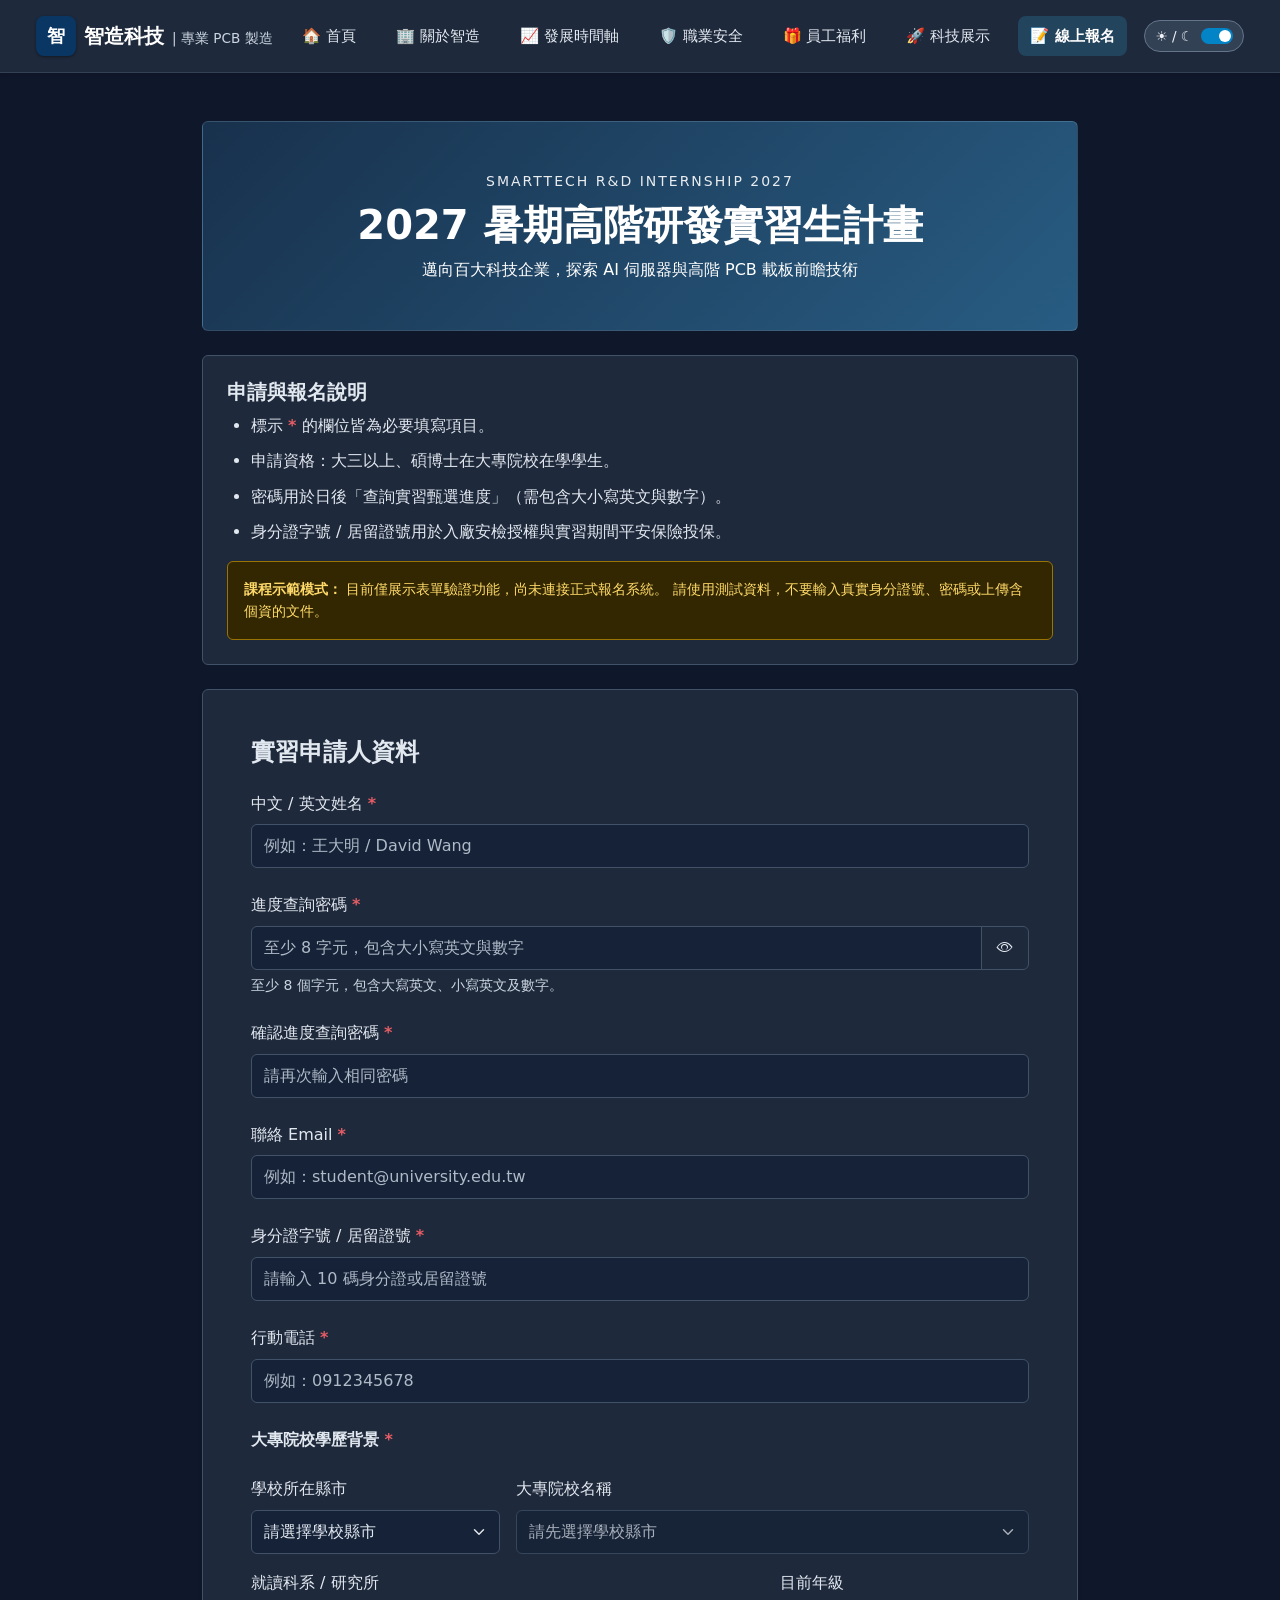
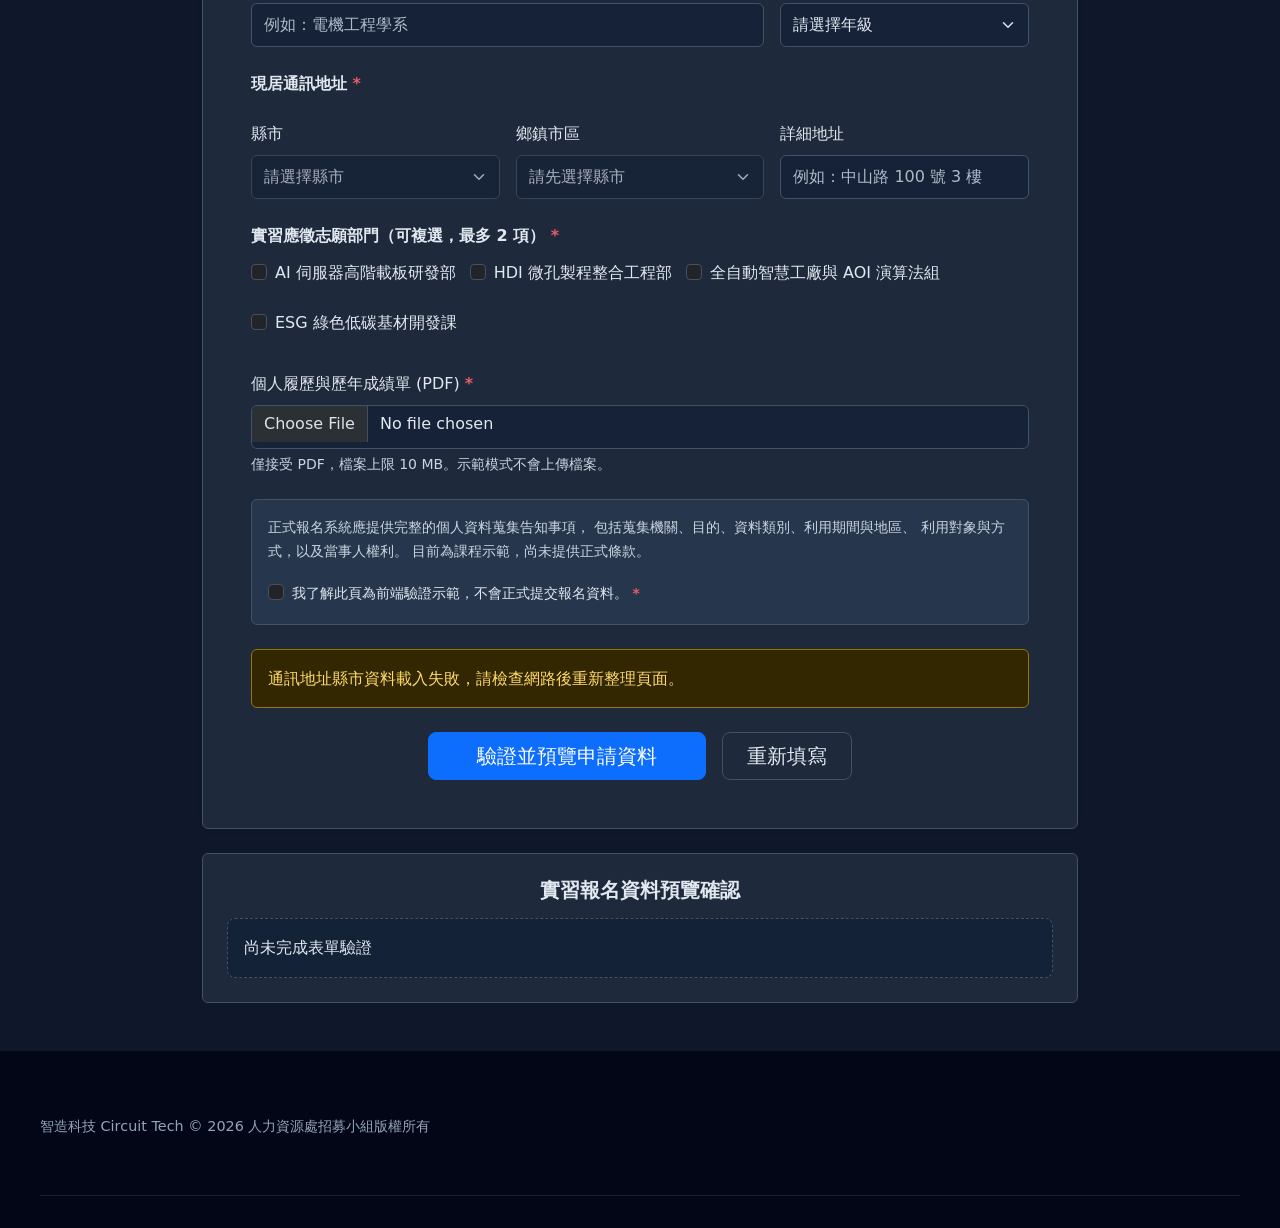
<file: signup.html>
<!DOCTYPE html>
<html lang="zh-TW">
<head>
    <meta charset="UTF-8">
    <meta name="viewport" content="width=device-width, initial-scale=1.0">

    <title>智造科技｜2027 暑期高階研發實習生計畫線上報名</title>
    <meta name="description" content="智造科技 2027 暑期高階研發實習生計畫，提供實習申請資料填寫與前端驗證示範。">

    <link href="https://cdn.jsdelivr.net/npm/bootstrap@5.3.3/dist/css/bootstrap.min.css" rel="stylesheet">
    <link href="https://cdn.jsdelivr.net/npm/bootstrap-icons@1.11.3/font/bootstrap-icons.min.css" rel="stylesheet">

    <link rel="stylesheet" href="css/style.css">
    <link rel="stylesheet" href="css/signup.css">

    <script>
        (function () {
            let theme = "dark";
            try {
                theme = localStorage.getItem("theme") === "light" ? "light" : "dark";
            } catch (error) {
                theme = "dark";
            }
            document.documentElement.classList.toggle("dark", theme === "dark");
            document.documentElement.classList.toggle("dark-mode", theme === "dark");
            document.documentElement.setAttribute("data-bs-theme", theme);
        })();
    </script>
</head>

<body>
<div class="wrapper">

    <div id="navbar-container"></div>

    <main class="container page-wrap py-4 py-md-5 flex-grow-1">

        <!-- 主視覺 -->
        <header class="signup-hero text-center p-4 p-md-5 mb-4 rounded">
            <p class="text-uppercase small mb-2 signup-eyebrow">
                SmartTech R&D Internship 2027
            </p>
            <h1 class="fw-bold mb-2">2027 暑期高階研發實習生計畫</h1>
            <p class="mb-0">
                邁向百大科技企業，探索 AI 伺服器與高階 PCB 載板前瞻技術
            </p>
        </header>

        <!-- 說明 -->
        <section class="rule-note p-3 p-md-4 mb-4 border rounded"
                 aria-labelledby="rules-title">

            <h2 id="rules-title" class="h5 fw-bold">申請與報名說明</h2>

            <ul class="mb-3 ps-4">
                <li>標示 <span class="required-mark">*</span> 的欄位皆為必要填寫項目。</li>
                <li>申請資格：大三以上、碩博士在大專院校在學學生。</li>
                <li>密碼用於日後「查詢實習甄選進度」（需包含大小寫英文與數字）。</li>
                <li>身分證字號 / 居留證號用於入廠安檢授權與實習期間平安保險投保。</li>
            </ul>

            <div class="alert alert-warning mb-0 small" role="note">
                <strong>課程示範模式：</strong>
                目前僅展示表單驗證功能，尚未連接正式報名系統。
                請使用測試資料，不要輸入真實身分證號、密碼或上傳含個資的文件。
            </div>
        </section>

        <!-- 表單 -->
        <section class="signup-panel p-3 p-md-5 border rounded shadow-sm mb-4"
                 aria-labelledby="form-title">

            <h2 id="form-title" class="h4 fw-bold mb-4">實習申請人資料</h2>

            <form id="registrationForm" novalidate>

                <!-- 姓名 -->
                <div class="mb-4">
                    <label for="username" class="form-label">
                        中文 / 英文姓名 <span class="required-mark">*</span>
                    </label>
                    <input id="username" name="username"
                           class="form-control" type="text"
                           autocomplete="name" maxlength="50" required
                           placeholder="例如：王大明 / David Wang"
                           aria-describedby="usernameError">
                    <div id="usernameError" class="invalid-feedback"></div>
                </div>

                <!-- 密碼 -->
                <div class="mb-4">
                    <label for="password" class="form-label">
                        進度查詢密碼 <span class="required-mark">*</span>
                    </label>
                    <div class="input-group has-validation">
                        <input id="password" name="password"
                               class="form-control" type="password"
                               autocomplete="new-password"
                               minlength="8" maxlength="64" required
                               placeholder="至少 8 字元，包含大小寫英文與數字"
                               aria-describedby="passwordHelp passwordError">
                        <button class="btn btn-outline-secondary"
                                type="button" id="togglePassword"
                                aria-label="顯示密碼"
                                aria-pressed="false">
                            <i class="bi bi-eye" id="passwordIcon" aria-hidden="true"></i>
                        </button>
                        <div id="passwordError" class="invalid-feedback"></div>
                    </div>
                    <div id="passwordHelp" class="form-text mt-1">
                        至少 8 個字元，包含大寫英文、小寫英文及數字。
                    </div>
                </div>

                <!-- 確認密碼 -->
                <div class="mb-4">
                    <label for="confirmPassword" class="form-label">
                        確認進度查詢密碼 <span class="required-mark">*</span>
                    </label>
                    <input id="confirmPassword" name="confirmPassword"
                           class="form-control" type="password"
                           autocomplete="new-password" required
                           placeholder="請再次輸入相同密碼"
                           aria-describedby="confirmPasswordError">
                    <div id="confirmPasswordError" class="invalid-feedback"></div>
                </div>

                <!-- Email -->
                <div class="mb-4">
                    <label for="email" class="form-label">
                        聯絡 Email <span class="required-mark">*</span>
                    </label>
                    <input id="email" name="email"
                           class="form-control" type="email"
                           autocomplete="email" maxlength="254" required
                           placeholder="例如：student@university.edu.tw"
                           aria-describedby="emailError">
                    <div id="emailError" class="invalid-feedback"></div>
                </div>

                <!-- 身分證 / 居留證 -->
                <div class="mb-4">
                    <label for="idcard" class="form-label">
                        身分證字號 / 居留證號 <span class="required-mark">*</span>
                    </label>
                    <input id="idcard" name="idcard"
                           class="form-control" type="text"
                           maxlength="10" required
                           autocomplete="off"
                           autocapitalize="characters"
                           placeholder="請輸入 10 碼身分證或居留證號"
                           aria-describedby="idcardError">
                    <div id="idcardError" class="invalid-feedback"></div>
                </div>

                <!-- 電話 -->
                <div class="mb-4">
                    <label for="phone" class="form-label">
                        行動電話 <span class="required-mark">*</span>
                    </label>
                    <input id="phone" name="phone"
                           class="form-control" type="tel"
                           inputmode="numeric" autocomplete="tel"
                           maxlength="10" required
                           placeholder="例如：0912345678"
                           aria-describedby="phoneError">
                    <div id="phoneError" class="invalid-feedback"></div>
                </div>

                <!-- 學歷 -->
                <fieldset class="mb-4">
                    <legend class="form-label fs-6 fw-bold">
                        大專院校學歷背景 <span class="required-mark">*</span>
                    </legend>

                    <div class="row g-3">
                        <div class="col-12 col-md-4">
                            <label for="school_city" class="form-label">
                                學校所在縣市
                            </label>
                            <select id="school_city" name="school_city"
                                    class="form-select" required
                                    aria-describedby="schoolCityError">
                                <option value="">請選擇學校縣市</option>
                            </select>
                            <div id="schoolCityError" class="invalid-feedback"></div>
                        </div>

                        <div class="col-12 col-md-8">
                            <label for="school_name" class="form-label">
                                大專院校名稱
                            </label>
                            <select id="school_name" name="school_name"
                                    class="form-select" required disabled
                                    aria-describedby="schoolNameError">
                                <option value="">請先選擇學校縣市</option>
                            </select>
                            <div id="schoolNameError" class="invalid-feedback"></div>
                        </div>

                        <div class="col-12 col-md-8">
                            <label for="department" class="form-label">
                                就讀科系 / 研究所
                            </label>
                            <input id="department" name="department"
                                   class="form-control" type="text"
                                   maxlength="100" required
                                   placeholder="例如：電機工程學系"
                                   aria-describedby="departmentError">
                            <div id="departmentError" class="invalid-feedback"></div>
                        </div>

                        <div class="col-12 col-md-4">
                            <label for="degree" class="form-label">目前年級</label>
                            <select id="degree" name="degree"
                                    class="form-select" required
                                    aria-describedby="degreeError">
                                <option value="">請選擇年級</option>
                                <option value="大三">大學部 三年級</option>
                                <option value="大四">大學部 四年級</option>
                                <option value="碩一">碩士班 一年級</option>
                                <option value="碩二">碩士班 二年級以上</option>
                            </select>
                            <div id="degreeError" class="invalid-feedback"></div>
                        </div>
                    </div>
                </fieldset>

                <!-- 地址 -->
                <fieldset class="mb-4">
                    <legend class="form-label fs-6 fw-bold">
                        現居通訊地址 <span class="required-mark">*</span>
                    </legend>

                    <div class="row g-3">
                        <div class="col-12 col-md-4">
                            <label for="city" class="form-label">縣市</label>
                            <select id="city" name="city"
                                    class="form-select" required
                                    aria-describedby="cityError">
                                <option value="">請選擇縣市</option>
                            </select>
                            <div id="cityError" class="invalid-feedback"></div>
                        </div>

                        <div class="col-12 col-md-4">
                            <label for="district" class="form-label">
                                鄉鎮市區
                            </label>
                            <select id="district" name="district"
                                    class="form-select" required disabled
                                    aria-describedby="districtError">
                                <option value="">請先選擇縣市</option>
                            </select>
                            <div id="districtError" class="invalid-feedback"></div>
                        </div>

                        <div class="col-12 col-md-4">
                            <label for="address_detail" class="form-label">
                                詳細地址
                            </label>
                            <input id="address_detail" name="address_detail"
                                   class="form-control" type="text"
                                   maxlength="120" required
                                   placeholder="例如：中山路 100 號 3 樓"
                                   aria-describedby="addressError">
                            <div id="addressError" class="invalid-feedback"></div>
                        </div>
                    </div>
                </fieldset>

                <!-- 志願 -->
                <fieldset class="mb-4">
                    <legend class="form-label fs-6 fw-bold">
                        實習應徵志願部門（可複選，最多 2 項）
                        <span class="required-mark">*</span>
                    </legend>

                    <div id="departmentChoices" aria-describedby="deptError">
                        <div class="form-check form-check-inline mb-2">
                            <input type="checkbox" class="form-check-input dept-chk"
                                   id="chk01" value="AI 伺服器高階載板研發部">
                            <label for="chk01" class="form-check-label">
                                AI 伺服器高階載板研發部
                            </label>
                        </div>

                        <div class="form-check form-check-inline mb-2">
                            <input type="checkbox" class="form-check-input dept-chk"
                                   id="chk02" value="HDI 微孔製程整合工程部">
                            <label for="chk02" class="form-check-label">
                                HDI 微孔製程整合工程部
                            </label>
                        </div>

                        <div class="form-check form-check-inline mb-2">
                            <input type="checkbox" class="form-check-input dept-chk"
                                   id="chk03" value="全自動智慧工廠與 AOI 演算法組">
                            <label for="chk03" class="form-check-label">
                                全自動智慧工廠與 AOI 演算法組
                            </label>
                        </div>

                        <div class="form-check form-check-inline mb-2">
                            <input type="checkbox" class="form-check-input dept-chk"
                                   id="chk04" value="ESG 綠色低碳基材開發課">
                            <label for="chk04" class="form-check-label">
                                ESG 綠色低碳基材開發課
                            </label>
                        </div>
                    </div>

                    <div id="deptError" class="field-error" role="alert"></div>
                </fieldset>

                <!-- 履歷 -->
                <div class="mb-4">
                    <label for="resume_file" class="form-label">
                        個人履歷與歷年成績單 (PDF)
                        <span class="required-mark">*</span>
                    </label>
                    <input class="form-control" type="file"
                           id="resume_file" name="resume_file"
                           accept=".pdf,application/pdf" required
                           aria-describedby="resumeHelp resumeError">
                    <div id="resumeHelp" class="form-text">
                        僅接受 PDF，檔案上限 10 MB。示範模式不會上傳檔案。
                    </div>
                    <div id="resumeError" class="invalid-feedback"></div>
                </div>

                <!-- 個資同意 -->
                <div class="mb-4 p-3 signup-consent rounded">
                    <p class="small mb-3">
                        正式報名系統應提供完整的個人資料蒐集告知事項，
                        包括蒐集機關、目的、資料類別、利用期間與地區、
                        利用對象與方式，以及當事人權利。
                        目前為課程示範，尚未提供正式條款。
                    </p>

                    <div class="form-check">
                        <input class="form-check-input" type="checkbox"
                               id="privacyConsent" required
                               aria-describedby="privacyError">
                        <label class="form-check-label small" for="privacyConsent">
                            我了解此頁為前端驗證示範，不會正式提交報名資料。
                            <span class="required-mark">*</span>
                        </label>
                        <div id="privacyError" class="invalid-feedback"></div>
                    </div>
                </div>

                <!-- 訊息 -->
                <div id="formAlert" class="alert alert-danger d-none"
                     role="alert" aria-live="assertive" tabindex="-1"></div>

                <div id="loadingAlert" class="alert alert-info"
                     role="status" aria-live="polite">
                    正在準備縣市與大專院校資料…
                </div>

                <!-- 按鈕 -->
                <div class="action-buttons d-flex flex-column flex-sm-row justify-content-center gap-3 mt-4">
                    <button id="submitButton" type="submit"
                            class="btn btn-primary btn-lg px-5">
                        驗證並預覽申請資料
                    </button>
                    <button id="resetButton" type="reset"
                            class="btn btn-outline-secondary btn-lg px-4">
                        重新填寫
                    </button>
                </div>

            </form>
        </section>

        <!-- 預覽 -->
        <section class="mt-4">
            <div class="signup-panel p-3 p-md-4 border rounded">
                <h2 class="h5 fw-bold text-center mb-3">
                    實習報名資料預覽確認
                </h2>
                <div id="showmsg" class="result-box p-3"
                     role="status" aria-live="polite">
                    尚未完成表單驗證
                </div>
            </div>
        </section>

    </main>

    <footer>
        <div class="footer-content">
            <div class="footer-col">
                <p>智造科技 Circuit Tech © 2026 人力資源處招募小組版權所有</p>
            </div>
        </div>
    </footer>

</div>

<script src="https://cdn.jsdelivr.net/npm/bootstrap@5.3.3/dist/js/bootstrap.bundle.min.js"></script>
<script src="js/nav-loader.js"></script>
<script src="js/signup.js"></script>
</body>
</html>
</file>
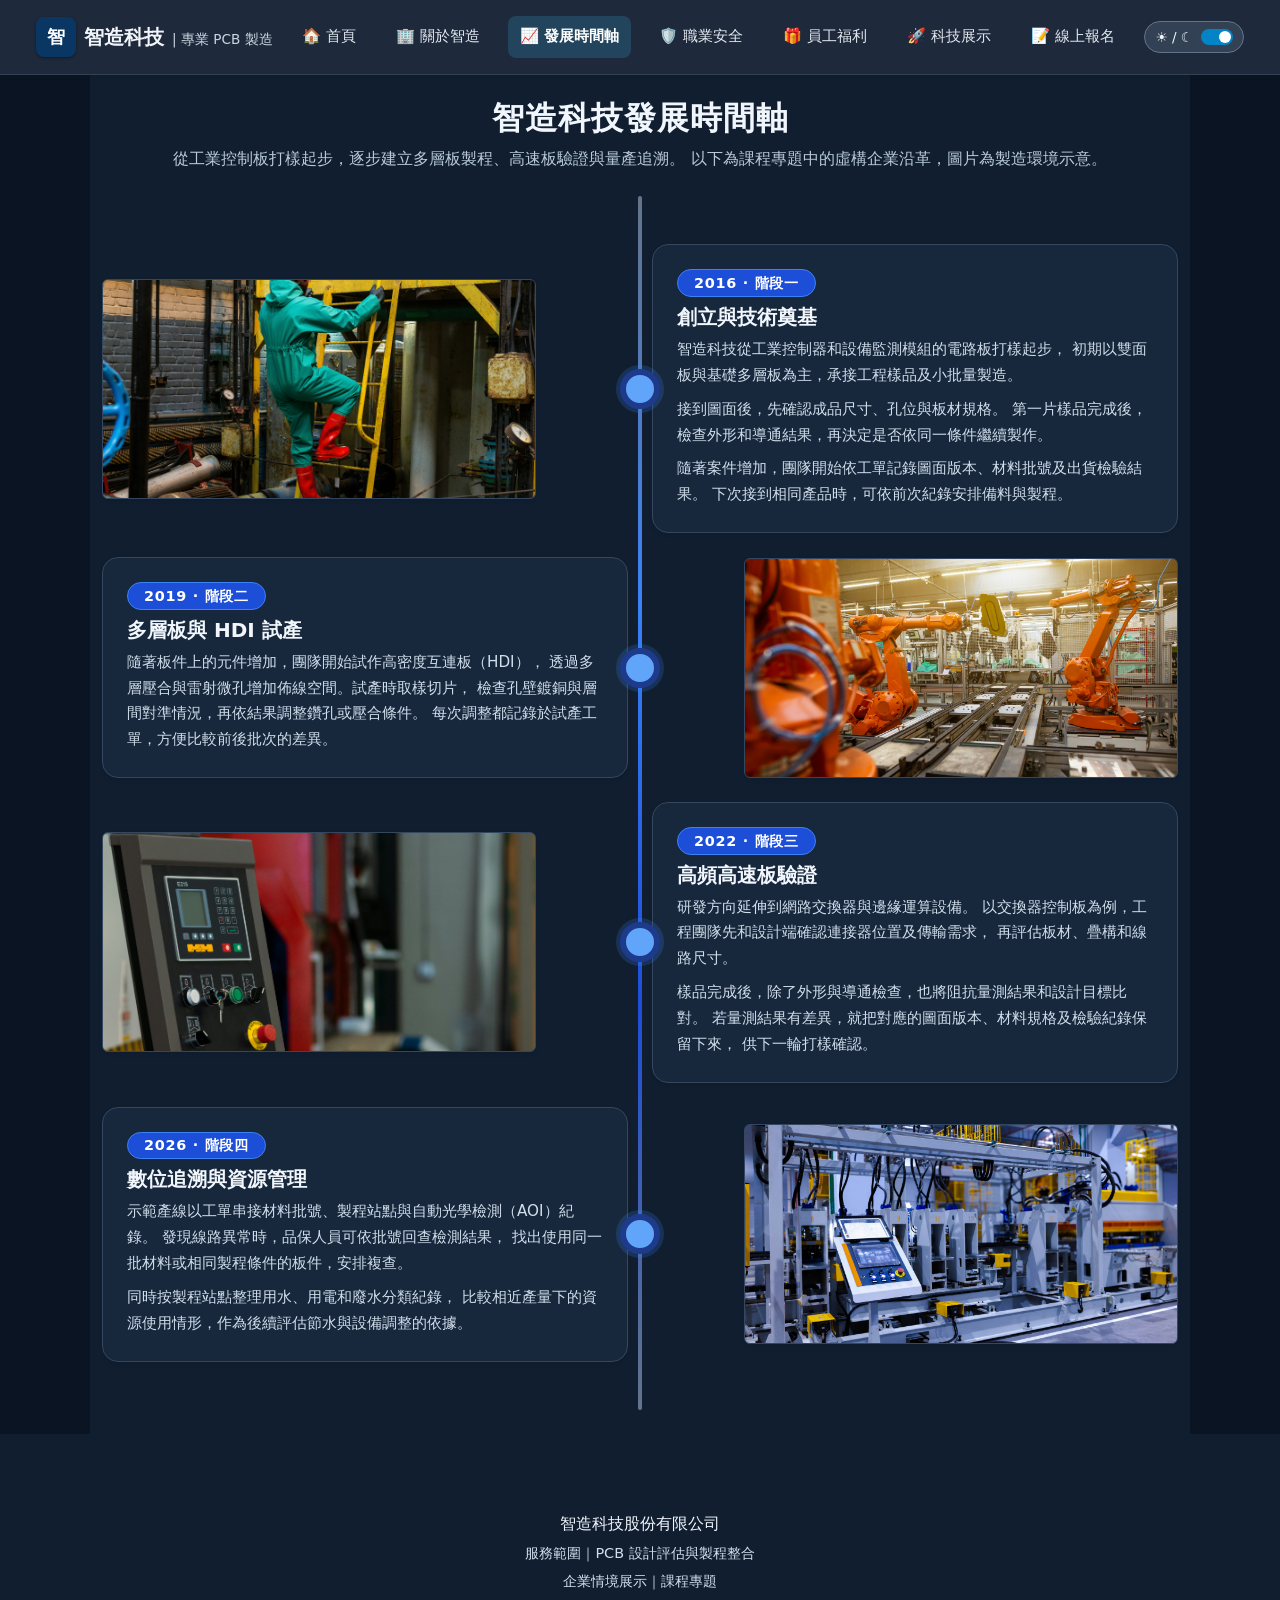
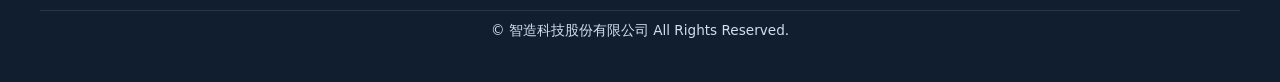
<file: timeline.html>
<!DOCTYPE html>
<html lang="zh-TW">
<head>
    <meta charset="UTF-8">
    <meta name="viewport" content="width=device-width, initial-scale=1.0">

    <title>智造科技｜公司發展時間軸</title>

    <link rel="stylesheet"
          href="https://cdn.jsdelivr.net/npm/bootstrap@5.3.3/dist/css/bootstrap.min.css">
    <link rel="stylesheet" href="css/style.css">
    <link rel="stylesheet" href="css/timeline.css">

    <script>
        (function () {
            let theme = "dark";

            try {
                theme = localStorage.getItem("theme") === "light"
                    ? "light"
                    : "dark";
            } catch (error) {
                theme = "dark";
            }

            document.documentElement.classList.toggle("dark", theme === "dark");
            document.documentElement.classList.toggle("dark-mode", theme === "dark");
            document.documentElement.setAttribute("data-bs-theme", theme);
        })();
    </script>
</head>

<body>
<div class="wrapper">
    <div id="navbar-container"></div>

    <main class="container py-4" style="max-width: 1100px;">
        <h1 class="timeline-title text-center fw-bold fs-2 mb-2">
            智造科技發展時間軸
        </h1>

        <p class="timeline-subtitle text-center mb-4 fs-6">
            從工業控制板打樣起步，逐步建立多層板製程、高速板驗證與量產追溯。
            以下為課程專題中的虛構企業沿革，圖片為製造環境示意。
        </p>

        <div class="timeline-section">
            <!-- 2016 創立與技術奠基 -->
            <div class="row align-items-center justify-content-between timeline-row mb-4">
                <div class="timeline-dot"></div>

                <div class="col-md-5 mb-3 mb-md-0">
                    <div class="imgbox bg-img roller-t rounded overflow-hidden shadow-sm"
                         style="height: 220px; background-image: url('images/c1.jpg');">
                        <div class="rollerbox-t">
                            <button type="button"
                                    class="btn btn-warning btn-sm fw-bold"
                                    data-timeline="0">
                                查看更多
                            </button>
                        </div>
                    </div>
                </div>

                <div class="col-md-6">
                    <div class="timeline-card card p-4 border shadow-sm">
                        <span class="timeline-tag badge bg-primary text-white mb-2 fs-7"
                              style="width: fit-content;">
                            2016 · 階段一
                        </span>

                        <h2 class="h5 fw-bold mb-2">創立與技術奠基</h2>

                        <p class="mb-2">
                            智造科技從工業控制器和設備監測模組的電路板打樣起步，
                            初期以雙面板與基礎多層板為主，承接工程樣品及小批量製造。
                        </p>

                        <p class="mb-2">
                            接到圖面後，先確認成品尺寸、孔位與板材規格。
                            第一片樣品完成後，檢查外形和導通結果，再決定是否依同一條件繼續製作。
                        </p>

                        <p class="mb-0">
                            隨著案件增加，團隊開始依工單記錄圖面版本、材料批號及出貨檢驗結果。
                            下次接到相同產品時，可依前次紀錄安排備料與製程。
                        </p>
                    </div>
                </div>
            </div>

            <!-- 2019 多層板與 HDI 試產 -->
            <div class="row flex-row-reverse align-items-center justify-content-between timeline-row mb-4">
                <div class="timeline-dot"></div>

                <div class="col-md-5 mb-3 mb-md-0">
                    <div class="imgbox bg-img roller-t rounded overflow-hidden shadow-sm"
                         style="height: 220px; background-image: url('images/c2.jpg');">
                        <div class="rollerbox-t">
                            <button type="button"
                                    class="btn btn-warning btn-sm fw-bold"
                                    data-timeline="1">
                                查看更多
                            </button>
                        </div>
                    </div>
                </div>

                <div class="col-md-6">
                    <div class="timeline-card card p-4 border shadow-sm">
                        <span class="timeline-tag badge bg-primary text-white mb-2 fs-7"
                              style="width: fit-content;">
                            2019 · 階段二
                        </span>

                        <h2 class="h5 fw-bold mb-2">多層板與 HDI 試產</h2>

                        <p class="mb-0">
                            隨著板件上的元件增加，團隊開始試作高密度互連板（HDI），
                            透過多層壓合與雷射微孔增加佈線空間。試產時取樣切片，
                            檢查孔壁鍍銅與層間對準情況，再依結果調整鑽孔或壓合條件。
                            每次調整都記錄於試產工單，方便比較前後批次的差異。
                        </p>
                    </div>
                </div>
            </div>

            <!-- 2022 高頻高速板驗證 -->
            <div class="row align-items-center justify-content-between timeline-row mb-4">
                <div class="timeline-dot"></div>

                <div class="col-md-5 mb-3 mb-md-0">
                    <div class="imgbox bg-img roller-t rounded overflow-hidden shadow-sm"
                         style="height: 220px; background-image: url('images/c3.jpg');">
                        <div class="rollerbox-t">
                            <button type="button"
                                    class="btn btn-warning btn-sm fw-bold"
                                    data-timeline="2">
                                查看更多
                            </button>
                        </div>
                    </div>
                </div>

                <div class="col-md-6">
                    <div class="timeline-card card p-4 border shadow-sm">
                        <span class="timeline-tag badge bg-primary text-white mb-2 fs-7"
                              style="width: fit-content;">
                            2022 · 階段三
                        </span>

                        <h2 class="h5 fw-bold mb-2">高頻高速板驗證</h2>

                        <p class="mb-2">
                            研發方向延伸到網路交換器與邊緣運算設備。
                            以交換器控制板為例，工程團隊先和設計端確認連接器位置及傳輸需求，
                            再評估板材、疊構和線路尺寸。
                        </p>

                        <p class="mb-0">
                            樣品完成後，除了外形與導通檢查，也將阻抗量測結果和設計目標比對。
                            若量測結果有差異，就把對應的圖面版本、材料規格及檢驗紀錄保留下來，
                            供下一輪打樣確認。
                        </p>
                    </div>
                </div>
            </div>

            <!-- 2026 數位追溯與資源管理 -->
            <div class="row flex-row-reverse align-items-center justify-content-between timeline-row mb-0">
                <div class="timeline-dot"></div>

                <div class="col-md-5 mb-3 mb-md-0">
                    <div class="imgbox bg-img roller-t rounded overflow-hidden shadow-sm"
                         style="height: 220px; background-image: url('images/c4.jpg');">
                        <div class="rollerbox-t">
                            <button type="button"
                                    class="btn btn-warning btn-sm fw-bold"
                                    data-timeline="3">
                                查看更多
                            </button>
                        </div>
                    </div>
                </div>

                <div class="col-md-6">
                    <div class="timeline-card card p-4 border shadow-sm">
                        <span class="timeline-tag badge bg-primary text-white mb-2 fs-7"
                              style="width: fit-content;">
                            2026 · 階段四
                        </span>

                        <h2 class="h5 fw-bold mb-2">數位追溯與資源管理</h2>

                        <p class="mb-2">
                            示範產線以工單串接材料批號、製程站點與自動光學檢測（AOI）紀錄。
                            發現線路異常時，品保人員可依批號回查檢測結果，
                            找出使用同一批材料或相同製程條件的板件，安排複查。
                        </p>

                        <p class="mb-0">
                            同時按製程站點整理用水、用電和廢水分類紀錄，
                            比較相近產量下的資源使用情形，作為後續評估節水與設備調整的依據。
                        </p>
                    </div>
                </div>
            </div>
        </div>
    </main>

    <footer>
        <div class="footer-content py-3">
            <div class="footer-col text-center">
                <h6 class="fs-6">智造科技股份有限公司</h6>
                <p class="small mb-1">服務範圍｜PCB 設計評估與製程整合</p>
                <p class="small mb-0">企業情境展示｜課程專題</p>
            </div>
        </div>

        <div class="footer-bottom py-2 small">
            &copy; 智造科技股份有限公司 All Rights Reserved.
        </div>
    </footer>
</div>

<!-- 查看更多彈窗 -->
<div class="modal fade"
     id="timelineModal"
     tabindex="-1"
     aria-labelledby="timelineModalTitle"
     aria-hidden="true">
    <div class="modal-dialog modal-dialog-centered modal-lg">
        <div class="modal-content">
            <div class="modal-header">
                <h2 class="modal-title fs-5 fw-bold" id="timelineModalTitle">
                    發展階段
                </h2>

                <button type="button"
                        class="btn-close"
                        data-bs-dismiss="modal"
                        aria-label="關閉">
                </button>
            </div>

            <div class="modal-body">
                <img id="timelineModalImage"
                     class="img-fluid rounded mb-3 w-100"
                     alt="發展階段圖片">

                <p id="timelineModalYear" class="fw-bold mb-2"></p>
                <div id="timelineModalContent"></div>
            </div>

            <div class="modal-footer">
                <button type="button"
                        class="btn btn-secondary"
                        data-bs-dismiss="modal">
                    關閉
                </button>
            </div>
        </div>
    </div>
</div>

<script src="https://cdn.jsdelivr.net/npm/bootstrap@5.3.3/dist/js/bootstrap.bundle.min.js"></script>
<script src="js/nav-loader.js"></script>
<script src="js/timeline.js"></script>
</body>
</html>
</file>
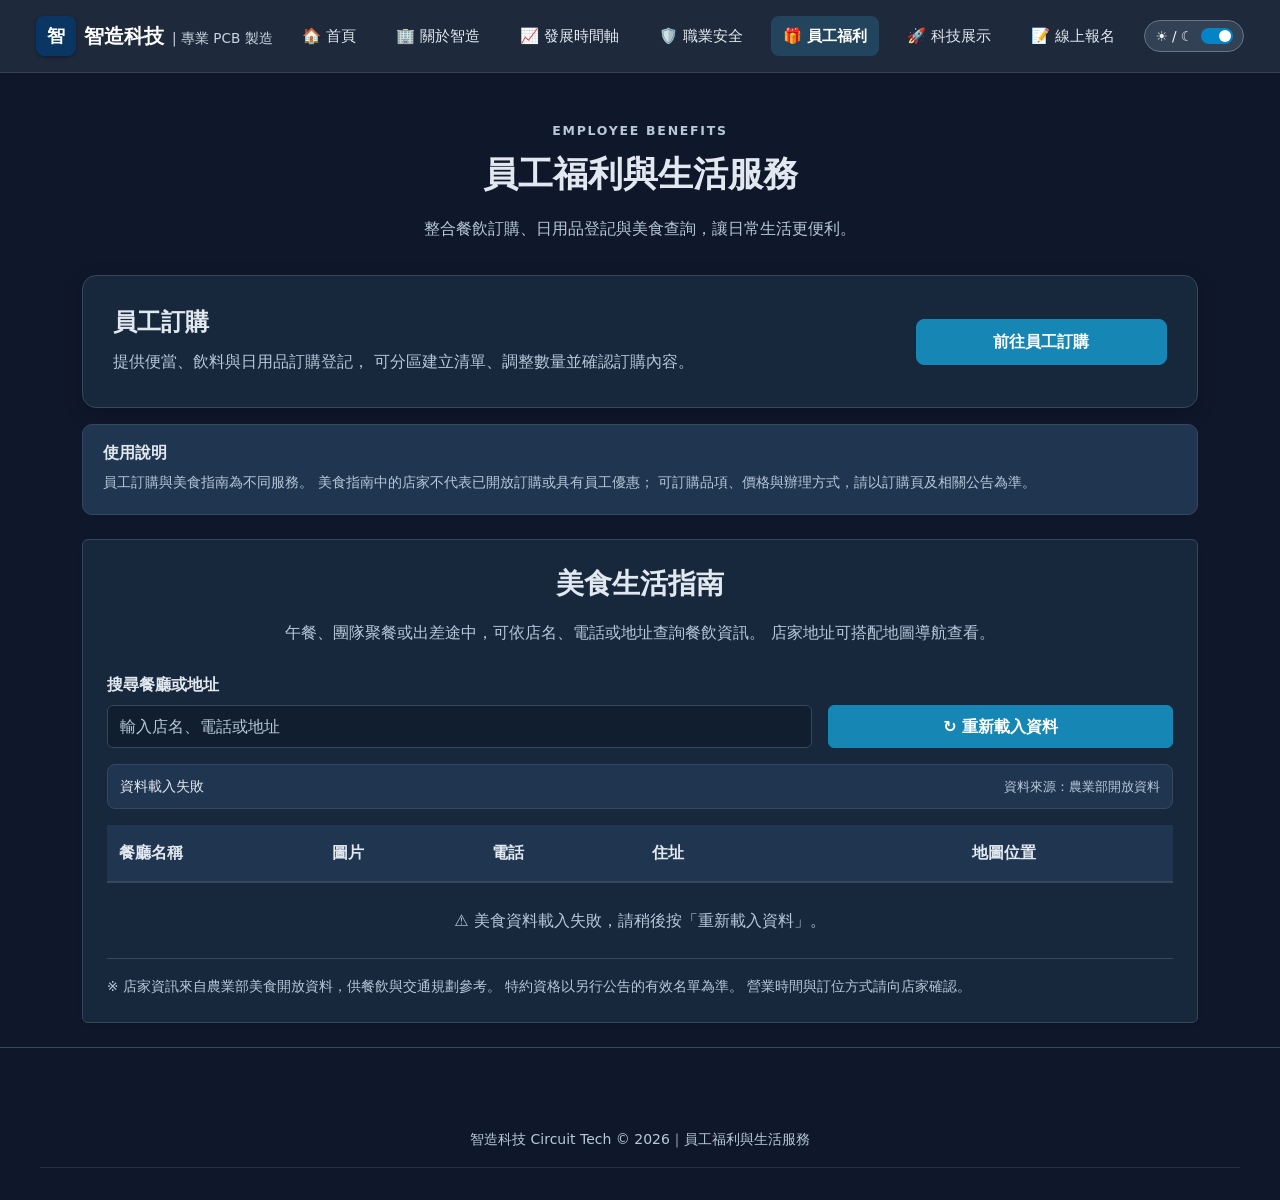
<file: union.html>
<!DOCTYPE html>
<html lang="zh-TW">
<head>
    <meta charset="UTF-8">
    <meta name="viewport" content="width=device-width, initial-scale=1.0">

    <title>智造科技｜員工福利與生活服務</title>
    <meta name="description"
          content="智造科技員工福利與生活服務，提供餐飲與日用品訂購入口，以及餐廳搜尋、電話、地址與地圖資訊。">

    <link rel="stylesheet"
          href="https://cdn.jsdelivr.net/npm/bootstrap@5.3.3/dist/css/bootstrap.min.css">
    <link rel="stylesheet" href="css/style.css">
    <link rel="stylesheet" href="css/union.css">

    <script src="js/theme.js"></script>
</head>

<body class="employee-benefits-page">
<div class="wrapper">

    <!-- 共用導覽列 -->
    <div id="navbar-container"></div>

    <main class="container my-4">

        <!-- 員工福利與訂購入口 -->
        <section class="benefits-overview mb-4"
                 aria-labelledby="benefitsTitle">

            <header class="benefits-header text-center mb-4">
                <p class="benefits-eyebrow mb-2">
                    EMPLOYEE BENEFITS
                </p>

                <h1 class="fw-bold mb-3" id="benefitsTitle">
                    員工福利與生活服務
                </h1>

                <p class="union-intro mb-0">
                    整合餐飲訂購、日用品登記與美食查詢，讓日常生活更便利。
                </p>
            </header>

            <article class="benefit-service-card">
                <div class="row g-3 align-items-center align-self-stretch">

                    <div class="col-12 col-md-9">
                        <h2 class="h4 fw-bold mb-2">
                            員工訂購
                        </h2>

                        <p class="union-intro mb-0">
                            提供便當、飲料與日用品訂購登記，
                            可分區建立清單、調整數量並確認訂購內容。
                        </p>
                    </div>

                    <div class="col-12 col-md-3">
                        <a href="order.html"
                           class="btn benefit-primary-button w-100">
                            前往員工訂購
                        </a>
                    </div>

                </div>
            </article>

            <aside class="benefits-reminder mt-3"
                   aria-labelledby="benefitsReminderTitle">

                <h2 class="h6 fw-bold mb-2" id="benefitsReminderTitle">
                    使用說明
                </h2>

                <p class="mb-0">
                    員工訂購與美食指南為不同服務。
                    美食指南中的店家不代表已開放訂購或具有員工優惠；
                    可訂購品項、價格與辦理方式，請以訂購頁及相關公告為準。
                </p>

            </aside>
        </section>

        <!-- 美食生活指南 -->
        <section class="main-card p-3 p-md-4 rounded shadow-sm"
                 id="dining-guide"
                 aria-labelledby="unionTitle">

            <h2 class="main-title text-center mb-3 fw-bold fs-3"
                id="unionTitle">
                美食生活指南
            </h2>

            <p class="union-intro text-center mb-4">
                午餐、團隊聚餐或出差途中，可依店名、電話或地址查詢餐飲資訊。
                店家地址可搭配地圖導航查看。
            </p>

            <!-- 搜尋與重新載入 -->
            <div class="row g-3 align-items-end mb-3">

                <div class="col-12 col-md-8">
                    <label for="searchInput" class="form-label fw-bold">
                        搜尋餐廳或地址
                    </label>

                    <input type="search"
                           class="form-control"
                           id="searchInput"
                           placeholder="輸入店名、電話或地址"
                           autocomplete="off"
                           aria-controls="myList"
                           aria-describedby="resultCount">
                </div>

                <div class="col-12 col-md-4">
                    <button type="button"
                            class="btn btn-reload w-100"
                            id="reloadButton">
                        ↻ 重新載入資料
                    </button>
                </div>

            </div>

            <!-- 資料狀態 -->
            <div class="union-toolbar mb-3">

                <p class="mb-0"
                   id="resultCount"
                   role="status"
                   aria-live="polite">
                    正在讀取資料...
                </p>

                <span class="union-source">
                    資料來源：農業部開放資料
                </span>

            </div>

            <!-- 店家列表 -->
            <div class="table-responsive-md">
                <table class="table custom-table table-rwd mb-0 table-hover align-middle">

                    <caption class="visually-hidden">
                        餐廳搜尋結果，包含名稱、圖片、電話、住址與地圖連結。
                    </caption>

                    <thead>
                        <tr>
                            <th scope="col">餐廳名稱</th>
                            <th scope="col">圖片</th>
                            <th scope="col">電話</th>
                            <th scope="col">住址</th>
                            <th scope="col">地圖位置</th>
                        </tr>
                    </thead>

                    <tbody id="myList">
                        <tr class="status-row">
                            <td colspan="5" class="text-center py-4">
                                正在載入美食資料中...
                            </td>
                        </tr>
                    </tbody>

                </table>
            </div>

            <noscript>
                <p class="union-note mt-3">
                    美食查詢需要啟用 JavaScript，請啟用後重新載入頁面。
                </p>
            </noscript>

            <p class="union-note mt-3 mb-0">
                ※ 店家資訊來自農業部美食開放資料，供餐飲與交通規劃參考。
                特約資格以另行公告的有效名單為準。
                營業時間與訂位方式請向店家確認。
            </p>

        </section>

    </main>

    <!-- 頁尾 -->
    <footer>
        <div class="footer-content py-3 text-center">
            <p class="small mb-0 text-muted">
                智造科技 Circuit Tech © 2026｜員工福利與生活服務
            </p>
        </div>
    </footer>

</div>

<script src="https://code.jquery.com/jquery-3.7.1.min.js"></script>
<script src="https://cdn.jsdelivr.net/npm/bootstrap@5.3.3/dist/js/bootstrap.bundle.min.js"></script>
<script src="js/nav-loader.js"></script>
<script src="js/union.js"></script>
</body>
</html>
</file>
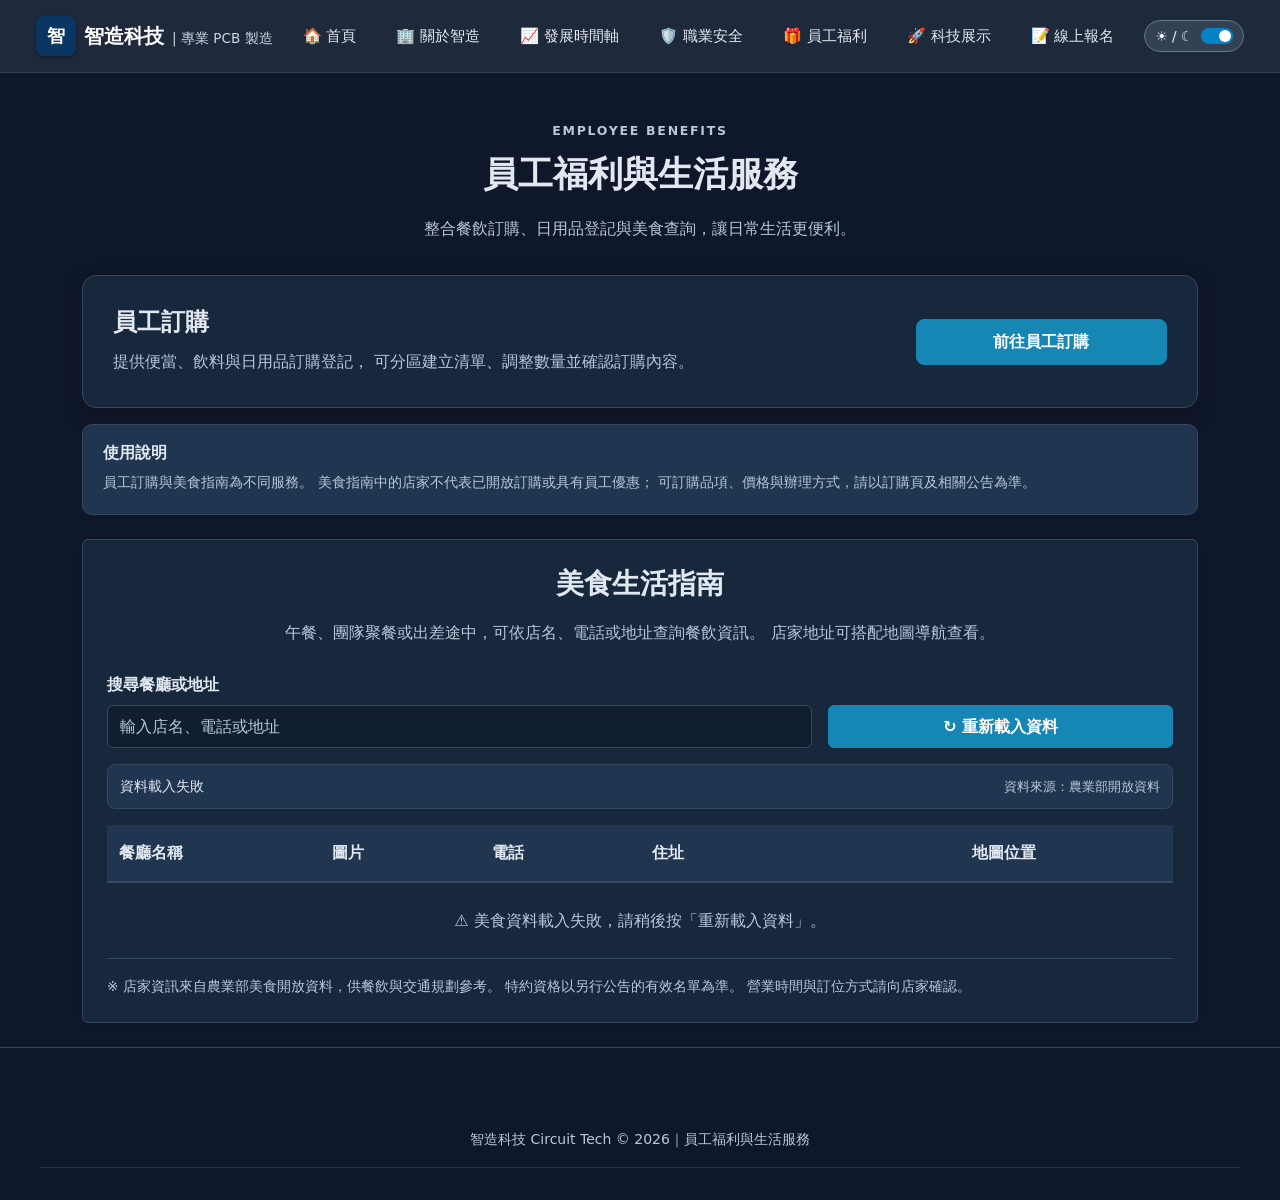
<file: x.html>
<!DOCTYPE html>
<html lang="zh-TW">
<head>
    <meta charset="UTF-8">
    <meta name="viewport" content="width=device-width, initial-scale=1.0">

    <title>智造科技｜員工福利與生活服務</title>
    <meta name="description"
          content="智造科技員工福利與生活服務，提供餐飲與日用品訂購入口，以及餐廳搜尋、電話、地址與地圖資訊。">

    <link rel="stylesheet"
          href="https://cdn.jsdelivr.net/npm/bootstrap@5.3.3/dist/css/bootstrap.min.css">
    <link rel="stylesheet" href="css/style.css">
    <link rel="stylesheet" href="css/union.css">

    <script>
        (function () {
            let theme = "dark";

            try {
                theme = localStorage.getItem("theme") === "light"
                    ? "light"
                    : "dark";
            } catch (error) {
                theme = "dark";
            }

            document.documentElement.classList.toggle("dark", theme === "dark");
            document.documentElement.classList.toggle("dark-mode", theme === "dark");
            document.documentElement.setAttribute("data-bs-theme", theme);
        })();
    </script>
</head>

<body class="employee-benefits-page">
<div class="wrapper">

    <!-- 共用導覽列 -->
    <div id="navbar-container"></div>

    <main class="container my-4">

        <!-- 員工福利與訂購入口 -->
        <section class="benefits-overview mb-4"
                 aria-labelledby="benefitsTitle">

            <header class="benefits-header text-center mb-4">
                <p class="benefits-eyebrow mb-2">
                    EMPLOYEE BENEFITS
                </p>

                <h1 class="fw-bold mb-3" id="benefitsTitle">
                    員工福利與生活服務
                </h1>

                <p class="union-intro mb-0">
                    整合餐飲訂購、日用品登記與美食查詢，讓日常生活更便利。
                </p>
            </header>

            <article class="benefit-service-card">
                <div class="row g-3 align-items-center align-self-stretch">

                    <div class="col-12 col-md-9">
                        <h2 class="h4 fw-bold mb-2">
                            員工訂購
                        </h2>

                        <p class="union-intro mb-0">
                            提供便當、飲料與日用品訂購登記，
                            可分區建立清單、調整數量並確認訂購內容。
                        </p>
                    </div>

                    <div class="col-12 col-md-3">
                        <a href="order.html"
                           class="btn benefit-primary-button w-100">
                            前往員工訂購
                        </a>
                    </div>

                </div>
            </article>

            <aside class="benefits-reminder mt-3"
                   aria-labelledby="benefitsReminderTitle">

                <h2 class="h6 fw-bold mb-2" id="benefitsReminderTitle">
                    使用說明
                </h2>

                <p class="mb-0">
                    員工訂購與美食指南為不同服務。
                    美食指南中的店家不代表已開放訂購或具有員工優惠；
                    可訂購品項、價格與辦理方式，請以訂購頁及相關公告為準。
                </p>

            </aside>
        </section>

        <!-- 美食生活指南 -->
        <section class="main-card p-3 p-md-4 rounded shadow-sm"
                 id="dining-guide"
                 aria-labelledby="unionTitle">

            <h2 class="main-title text-center mb-3 fw-bold fs-3"
                id="unionTitle">
                美食生活指南
            </h2>

            <p class="union-intro text-center mb-4">
                午餐、團隊聚餐或出差途中，可依店名、電話或地址查詢餐飲資訊。
                店家地址可搭配地圖導航查看。
            </p>

            <!-- 搜尋與重新載入 -->
            <div class="row g-3 align-items-end mb-3">

                <div class="col-12 col-md-8">
                    <label for="searchInput" class="form-label fw-bold">
                        搜尋餐廳或地址
                    </label>

                    <input type="search"
                           class="form-control"
                           id="searchInput"
                           placeholder="輸入店名、電話或地址"
                           autocomplete="off"
                           aria-controls="myList"
                           aria-describedby="resultCount">
                </div>

                <div class="col-12 col-md-4">
                    <button type="button"
                            class="btn btn-reload w-100"
                            id="reloadButton">
                        ↻ 重新載入資料
                    </button>
                </div>

            </div>

            <!-- 資料狀態 -->
            <div class="union-toolbar mb-3">

                <p class="mb-0"
                   id="resultCount"
                   role="status"
                   aria-live="polite">
                    正在讀取資料...
                </p>

                <span class="union-source">
                    資料來源：農業部開放資料
                </span>

            </div>

            <!-- 店家列表 -->
            <div class="table-responsive-md">
                <table class="table custom-table table-rwd mb-0 table-hover align-middle">

                    <caption class="visually-hidden">
                        餐廳搜尋結果，包含名稱、圖片、電話、住址與地圖連結。
                    </caption>

                    <thead>
                        <tr>
                            <th scope="col" style="width:20%;">餐廳名稱</th>
                            <th scope="col" style="width:15%;">圖片</th>
                            <th scope="col" style="width:15%;">電話</th>
                            <th scope="col" style="width:30%;">住址</th>
                            <th scope="col" style="width:20%;">地圖位置</th>
                        </tr>
                    </thead>

                    <tbody id="myList">
                        <tr class="status-row">
                            <td colspan="5" class="text-center py-4">
                                正在載入美食資料中...
                            </td>
                        </tr>
                    </tbody>

                </table>
            </div>

            <noscript>
                <p class="union-note mt-3">
                    美食查詢需要啟用 JavaScript，請啟用後重新載入頁面。
                </p>
            </noscript>

            <p class="union-note mt-3 mb-0">
                ※ 店家資訊來自農業部美食開放資料，供餐飲與交通規劃參考。
                特約資格以另行公告的有效名單為準。
                營業時間與訂位方式請向店家確認。
            </p>

        </section>

    </main>

    <!-- 頁尾 -->
    <footer>
        <div class="footer-content py-3 text-center">
            <p class="small mb-0 text-muted">
                智造科技 Circuit Tech © 2026｜員工福利與生活服務
            </p>
        </div>
    </footer>

</div>

<script src="https://code.jquery.com/jquery-3.7.1.min.js"></script>
<script src="https://cdn.jsdelivr.net/npm/bootstrap@5.3.3/dist/js/bootstrap.bundle.min.js"></script>
<script src="js/nav-loader.js"></script>
<script src="js/union.js"></script>
</body>
</html>
</file>
<file: css/index.css>
:root{--bg:#f1f5f9;--panel:#fff;--panel2:#e2e8f0;--text:#1e293b;--muted:#64748b;--border:#cbd5e1;--accent:#2563eb;--accent2:#7c3aed;--glow:rgba(37,99,235,.15);--shadow:rgba(15,23,42,.12)}html[data-theme="dark"]{--bg:#0f172a;--panel:#1e293b;--panel2:#273449;--text:#f1f5f9;--muted:#94a3b8;--border:#334155;--accent:#38bdf8;--accent2:#c084fc;--glow:rgba(56,189,248,.18);--shadow:rgba(0,0,0,.3)}*{box-sizing:border-box}html{scroll-behavior:smooth;scroll-padding-top:110px}body{margin:0;background:var(--bg);color:var(--text);font-family:"Microsoft JhengHei",system-ui,sans-serif;transition:background .3s,color .3s}button,input{font:inherit}button{cursor:pointer}button:disabled{cursor:not-allowed;opacity:.6}a{color:inherit;text-decoration:none}[hidden]{display:none!important}:focus-visible{outline:3px solid var(--accent);outline-offset:3px}.container{width:min(1150px,94%);margin:auto}.muted{color:var(--muted)}.btn{display:inline-block;padding:11px 18px;border:1px solid var(--border);border-radius:12px;background:var(--panel);color:var(--text);transition:.2s}.btn:hover:not(:disabled){border-color:var(--accent);transform:translateY(-2px)}.btn.primary{background:linear-gradient(120deg,#2563eb,#7c3aed);color:#fff;border-color:transparent;font-weight:bold}.panel{padding:25px;background:var(--panel);border:1px solid var(--border);border-radius:20px;box-shadow:0 10px 30px var(--shadow)}.section-title{font-size:1.5rem;margin:45px 0 20px}.action-row{display:flex;gap:10px;flex-wrap:wrap;margin-top:20px}.progress{height:12px;background:var(--panel2);border-radius:20px;overflow:hidden;margin:15px 0}.progress-bar{width:0;height:100%;background:linear-gradient(90deg,#38bdf8,#a855f7);transition:width .3s}.navbar{position:sticky;top:0;z-index:100;background:var(--panel);border-bottom:1px solid var(--border)}.nav-inner{display:flex;justify-content:space-between;align-items:center;gap:12px;padding:12px 0}.brand{font-weight:900;color:var(--accent)}.nav-actions{display:flex;gap:8px;flex-wrap:wrap}.nav-actions .btn{font-size:.85rem;padding:9px 12px}.hero{padding:65px 0 25px;text-align:center}.hero h1{margin:0 0 15px;font-size:clamp(2rem,5vw,3.5rem);background:linear-gradient(120deg,var(--accent),var(--accent2));background-clip:text;-webkit-background-clip:text;color:transparent;cursor:pointer;user-select:none}.hero p{line-height:1.8;color:var(--muted)}.hero-actions{display:flex;justify-content:center;gap:12px;flex-wrap:wrap;margin-top:25px}.mystery{text-align:center}.mystery-icon{font-size:4rem;animation:float 3s ease-in-out infinite}.mystery-result{margin-top:20px;padding:20px;border-radius:15px;background:var(--panel2)}@keyframes float{50%{transform:translateY(-10px)}}.game-head{display:flex;justify-content:space-between;flex-wrap:wrap;gap:12px;font-weight:bold}.question{font-size:1.2rem;font-weight:bold;line-height:1.7;margin:20px 0}.options{display:grid;gap:10px;margin:15px 0}.option{width:100%;padding:14px;text-align:left;color:var(--text);background:var(--panel2);border:1px solid var(--border);border-radius:12px}.option:hover:not(:disabled){border-color:var(--accent)}.option.correct{background:rgba(34,197,94,.15);border-color:#22c55e}.option.wrong{background:rgba(239,68,68,.15);border-color:#ef4444}.feedback{padding:15px;border-radius:12px;background:var(--panel2);margin-top:15px;line-height:1.7}.stage-grid{display:grid;grid-template-columns:repeat(4,1fr);gap:12px}.stage-card{text-align:center;background:var(--panel2);padding:18px 10px;border:1px solid var(--border);border-radius:14px}.stage-card.active{border-color:var(--accent)}.stage-card.done{border-color:#22c55e}.stage-icon{font-size:2rem;margin-bottom:8px}.stage-card small{display:block;color:var(--muted);margin-top:6px}.game-box{background:var(--panel2);padding:20px;border-radius:15px;margin-top:20px}.game-input{width:100%;padding:13px;margin-top:8px;border:1px solid var(--border);border-radius:10px;background:var(--panel);color:var(--text)}.clue{background:var(--panel);padding:18px;border-left:4px solid var(--accent);border-radius:10px;line-height:1.9;white-space:pre-line}.guess-history{display:grid;gap:7px;margin-top:12px}.guess-history div{padding:9px 12px;background:var(--panel);border-radius:8px}.code-sample{white-space:pre-wrap;overflow-wrap:anywhere;background:#020617;color:#67e8f9;padding:15px;border-radius:10px}.memory-grid{display:grid;grid-template-columns:repeat(4,1fr);gap:10px;max-width:420px;margin:20px auto}.memory-btn{aspect-ratio:1;border:2px solid var(--border);border-radius:15px;background:var(--panel);font-size:2rem;color:var(--text)}.memory-btn.flash{background:var(--accent);color:#fff;transform:scale(1.06)}.memory-btn:disabled{opacity:1}.energy-grid{display:grid;grid-template-columns:repeat(3,1fr);gap:12px;max-width:450px;margin:20px auto}.energy-btn{aspect-ratio:1.4;border:2px solid var(--border);border-radius:15px;background:var(--panel);color:var(--text);font-size:1.8rem}.energy-btn.active{background:rgba(34,197,94,.2);border-color:#22c55e}.energy-btn.error{background:rgba(239,68,68,.2);border-color:#ef4444}.achievement{text-align:center}.achievement h3{font-size:1.5rem}.trophy{font-size:4rem}.search-area{max-width:700px;margin:20px auto 30px}.search-area input{width:100%;padding:17px;border:2px solid var(--border);border-radius:15px;background:var(--panel);color:var(--text)}.search-info{display:flex;justify-content:space-between;flex-wrap:wrap;gap:10px;padding:12px 4px;color:var(--muted);font-size:.9rem}kbd{background:var(--panel2);padding:3px 7px;border-radius:5px}.projects{display:grid;grid-template-columns:repeat(3,1fr);gap:22px}.project-card{position:relative;display:flex;flex-direction:column;justify-content:space-between;min-height:235px;height:100%;padding:24px;background:var(--panel);border:1px solid var(--border);border-radius:20px;box-shadow:0 8px 25px var(--shadow);overflow:hidden;transition:transform .2s,border-color .2s}.project-card::before{content:"";position:absolute;inset:0;pointer-events:none;background:radial-gradient(circle at var(--mx,50%) var(--my,50%),var(--glow),transparent 65%);opacity:0}.project-card:hover::before{opacity:1}.project-card:hover{border-color:var(--accent)}.project-card>*{position:relative;z-index:1;pointer-events:none}.card-top,.card-bottom{display:flex;justify-content:space-between;align-items:center}.card-icon{font-size:2rem}.tag{font-size:.75rem;padding:5px 10px;border-radius:20px;background:var(--panel2);color:var(--accent)}.card-title{font-size:1.1rem;line-height:1.6;margin:22px 0 10px}.card-file{color:var(--muted);font-size:.85rem}.card-bottom{border-top:1px solid var(--border);padding-top:15px;margin-top:20px;color:var(--accent);font-weight:bold}.intro{position:fixed;inset:0;z-index:9999;display:flex;flex-direction:column;align-items:center;justify-content:center;gap:20px;padding:25px;background:#020617;color:#38bdf8;text-align:center}.intro-progress{width:min(350px,90%);height:8px;background:#1e293b;border-radius:20px;overflow:hidden}.intro-progress div{height:100%;background:#38bdf8;animation:loading 2s linear forwards}@keyframes loading{from{width:0}to{width:100%}}.spark{position:fixed;z-index:2000;width:6px;height:6px;border-radius:50%;background:#38bdf8;pointer-events:none;animation:sparkFade .6s forwards}@keyframes sparkFade{to{opacity:0;transform:translateY(-18px) scale(0)}}.confetti{position:fixed;top:-20px;z-index:3000;width:9px;height:15px;pointer-events:none;animation:fall 3s linear forwards}@keyframes fall{to{transform:translateY(110vh) rotate(720deg);opacity:0}}.toast{position:fixed;left:50%;bottom:25px;transform:translateX(-50%);z-index:5000;max-width:90%;padding:15px 22px;border-radius:15px;background:#1e293b;color:#fff;box-shadow:0 10px 30px #0005;text-align:center}footer{padding:45px 15px;text-align:center;color:var(--muted)}@media(max-width:900px){.projects{grid-template-columns:repeat(2,1fr)}.stage-grid{grid-template-columns:repeat(2,1fr)}}@media(max-width:600px){.projects{grid-template-columns:1fr}.nav-inner{flex-direction:column}.nav-actions{justify-content:center}.hero{padding-top:35px}.panel{padding:18px}}@media(prefers-reduced-motion:reduce){*,*::before,*::after{animation-duration:.01ms!important;transition-duration:.01ms!important}.project-card{transform:none!important}}

/* ===== 進站強制三關 ===== */
body.gate-locked{overflow:hidden}
body.gate-locked .navbar,body.gate-locked main,body.gate-locked footer{visibility:hidden}
.entry-gate{position:fixed;inset:0;z-index:9000;overflow-y:auto;background:radial-gradient(circle at 50% 0%,#1d3558,#091321 70%);color:#edf5ff;padding:clamp(16px,4vw,40px)}
.entry-shell{max-width:820px;margin:0 auto 35px;padding:clamp(18px,4vw,36px);border:1px solid #38516f;border-radius:24px;background:#15243a;box-shadow:0 20px 60px #0007}
.entry-heading{text-align:center}.entry-heading span{color:#7dd3fc;font-size:.82rem;letter-spacing:.2em;font-weight:bold}.entry-heading h1{font-size:clamp(1.6rem,4vw,2.6rem);margin:12px 0}.entry-heading p{color:#b6c7db}
.entry-steps{display:grid;grid-template-columns:repeat(3,1fr);gap:8px;margin:26px 0}.entry-steps span{padding:12px 8px;border:1px solid #38516f;border-radius:12px;text-align:center;font-size:.85rem;color:#94a3b8}.entry-steps .current{border-color:#38bdf8;background:#163b57;color:#fff}.entry-steps .finished{border-color:#22c55e;color:#86efac}
.entry-game{background:#1e3048;border-radius:16px;padding:clamp(16px,3vw,28px)}.entry-game h2{font-size:1.35rem;margin-top:0}.entry-game p{line-height:1.7}.entry-game .feedback{background:#102139;color:#e2e8f0}.entry-game .game-input{background:#0e1d30;color:white;border-color:#46617c}.entry-clues{display:grid;grid-template-columns:repeat(2,1fr);gap:12px;margin:18px 0}.entry-clues div{padding:15px;background:#102139;border:1px solid #36526e;border-radius:12px;font-weight:bold}.entry-game .option{background:#102139;color:#fff;border-color:#46617c}.entry-game .option.correct{background:#155b3a}.entry-game .option.wrong{background:#6b2730}
.entry-lights{display:grid;grid-template-columns:repeat(4,1fr);gap:12px;max-width:520px;margin:20px auto}.entry-light{aspect-ratio:1;border:3px solid #58718c;border-radius:18px;transition:filter .15s,transform .15s,box-shadow .15s}.entry-light:nth-child(1){background:#7f1d1d}.entry-light:nth-child(2){background:#14532d}.entry-light:nth-child(3){background:#1e3a8a}.entry-light:nth-child(4){background:#854d0e}.entry-light.lit{filter:brightness(2.6);transform:scale(1.07);box-shadow:0 0 30px currentColor;border-color:white}.entry-light:disabled{opacity:.85}.entry-success{text-align:center}
@media(max-width:520px){.entry-clues{grid-template-columns:1fr}.entry-steps span{font-size:.72rem;padding:9px 3px}.entry-lights{gap:7px}}
</file>
<file: css/style.css>
/* ===================================================
   1. 全局 CSS 變數（支援深淺色主題）
=================================================== */

:root {
    --primary-color: #0A3663;
    --secondary-color: #0076C6;
    --accent-color: #00A8B5;

    --bgcolor01: #F8FAFC;
    --bgcolor02: #FFFFFF;
    --nav-bg: #1E293B;

    --content-bg: linear-gradient(135deg, #0A3663, #0076C6);

    --body-text: #334155;
    --text-muted: #64748B;
    --border-color: #E2E8F0;

    --footer-bg: #0F172A;
    --footer-text: #94A3B8;
    --card-bg: #FFFFFF;

    --shadow-sm: 0 1px 3px rgba(0, 0, 0, 0.08);
    --shadow-md: 0 10px 15px -3px rgba(0, 0, 0, 0.1);

    --logo-title-color: #FFFFFF;
    --logo-tagline-color: #CBD5E1;

    /* 導覽列專用顏色：不跟隨 body 文字變暗 */
    --nav-text: #E2E8F0;
    --nav-hover: #67E8F9;
    --nav-active: #FFFFFF;
    --nav-border: #334155;
}

html.dark,
html.dark-mode,
html[data-bs-theme="dark"] {
    --primary-color: #38BDF8;
    --secondary-color: #0EA5E9;
    --accent-color: #2DD4BF;

    --bgcolor01: #0F172A;
    --bgcolor02: #1E293B;
    --nav-bg: #1E293B;

    --content-bg: linear-gradient(135deg, #0F172A, #1E293B);

    --body-text: #F1F5F9;
    --text-muted: #94A3B8;
    --border-color: #334155;

    --footer-bg: #020617;
    --footer-text: #94A3B8;
    --card-bg: #1E293B;

    --shadow-sm: 0 1px 3px rgba(0, 0, 0, 0.4);
    --shadow-md: 0 10px 15px -3px rgba(0, 0, 0, 0.6);

    --logo-title-color: #FFFFFF;
    --logo-tagline-color: #CBD5E1;

    --nav-text: #E2E8F0;
    --nav-hover: #67E8F9;
    --nav-active: #FFFFFF;
    --nav-border: #334155;
}

/* ===================================================
   2. 基礎與通用樣式
=================================================== */

* {
    margin: 0;
    padding: 0;
    box-sizing: border-box;
}

body {
    background-color: var(--bgcolor01);
    color: var(--body-text);
    font-family:
        system-ui,
        -apple-system,
        BlinkMacSystemFont,
        "Segoe UI",
        Roboto,
        "PingFang TC",
        "Microsoft JhengHei",
        sans-serif;
    line-height: 1.6;
    transition: background-color 0.3s ease, color 0.3s ease;
}

.wrapper {
    width: 100%;
    min-height: 100vh;
    display: flex;
    flex-direction: column;
    margin: 0;
    padding: 0;
}

/* ===================================================
   3. 共用導覽列 Navbar
=================================================== */

/* 限定 navbar-container，避免影響其他 Bootstrap 元件 */
#navbar-container {
    width: 100%;
    position: sticky;
    top: 0;
    z-index: 1030;
}

#navbar-container header.navbar {
    width: 100% !important;
    max-width: 100% !important;
    display: flex;
    align-items: center;
    justify-content: space-between;

    margin: 0 !important;
    padding: 1rem 2rem;

    background-color: var(--nav-bg) !important;
    border-bottom: 1px solid var(--nav-border);

    box-shadow: var(--shadow-sm);
}

#navbar-container .container-fluid {
    width: 100%;
}

/* Logo */
#navbar-container .logo-group {
    display: flex;
    align-items: center;
    gap: 12px;
    text-decoration: none;
}

#navbar-container .logo-icon {
    width: 40px;
    height: 40px;
    flex-shrink: 0;

    display: flex;
    align-items: center;
    justify-content: center;

    background-color: #0A3663;
    background-image:
        linear-gradient(rgba(10, 54, 99, .4), rgba(10, 54, 99, .4)),
        url("../images/a01.jpg");
    background-size: cover;
    background-position: center;

    color: #FFFFFF;
    font-size: 18px;
    font-weight: bold;

    border-radius: 8px;
    box-shadow: var(--shadow-sm);
}

#navbar-container .fallback-icon {
    background-color: #0A3663;
    background-image: none;
}

#navbar-container .logo-text {
    display: flex;
    align-items: baseline;
    gap: 8px;
    white-space: nowrap;
}

#navbar-container .company-name {
    color: var(--logo-title-color) !important;
    font-size: 1.25rem;
    font-weight: 700;
}

#navbar-container .company-tagline {
    color: var(--logo-tagline-color) !important;
    font-size: .85rem;
}

/* 導覽選單 */
#navbar-container .nav-links,
#navbar-container .navbar-nav {
    display: flex;
    align-items: center;
    gap: 1rem;
    margin: 0;
    padding: 0;
    list-style: none;
}

/* 核心修正：導覽文字固定使用淺色 */
#navbar-container .nav-links a,
#navbar-container .navbar-nav .nav-link {
    display: block;
    padding: .5rem .75rem !important;

    color: var(--nav-text) !important;
    opacity: 1 !important;

    font-size: .95rem;
    font-weight: 500;
    text-decoration: none;
    white-space: nowrap !important;

    border-radius: 8px;

    transition:
        color .2s ease,
        background-color .2s ease;
}

/* 滑鼠移入 */
#navbar-container .nav-links a:hover,
#navbar-container .navbar-nav .nav-link:hover {
    color: var(--nav-hover) !important;
    background-color: rgba(255, 255, 255, .08);
}

/* 目前所在頁面 */
#navbar-container .nav-links a.active,
#navbar-container .navbar-nav .nav-link.active {
    color: var(--nav-active) !important;
    background-color: rgba(56, 189, 248, .18);
    font-weight: 700;
}

/* 鍵盤操作 */
#navbar-container .nav-link:focus-visible,
#navbar-container .mode-switch:focus-visible {
    outline: 2px solid #67E8F9;
    outline-offset: 3px;
}

/* 右側切換區 */
#navbar-container .nav-right {
    display: flex;
    align-items: center;
    gap: 1rem;
}

/* 深淺色按鈕 */
#navbar-container .mode-switch {
    display: inline-flex;
    align-items: center;
    gap: 8px;

    padding: 5px 10px;

    background-color: #334155 !important;
    color: #F1F5F9 !important;
    border: 1px solid #64748B !important;
    border-radius: 20px;

    cursor: pointer;
    flex-shrink: 0;
}

#navbar-container .mode-switch:hover {
    background-color: #475569 !important;
}

#navbar-container .mode-label {
    color: #F1F5F9 !important;
    font-size: .85rem;
}

/* 開關軌道 */
#navbar-container .switch-track {
    display: inline-block;
    width: 32px;
    height: 16px;
    padding: 2px;

    background-color: #94A3B8;
    border-radius: 20px;

    transition: background-color .25s ease;
}

#navbar-container .switch-dot {
    display: block;
    width: 12px;
    height: 12px;

    background-color: #FFFFFF;
    border-radius: 50%;

    transition: transform .25s ease;
}

/* 深色模式開關 */
html.dark #navbar-container .switch-track,
html.dark-mode #navbar-container .switch-track,
html[data-bs-theme="dark"] #navbar-container .switch-track {
    background-color: #0284C7;
}

html.dark #navbar-container .switch-dot,
html.dark-mode #navbar-container .switch-dot,
html[data-bs-theme="dark"] #navbar-container .switch-dot {
    transform: translateX(16px);
}

/* 手機漢堡選單 */
#navbar-container .navbar-toggler {
    border: 1px solid #94A3B8 !important;
    color: #FFFFFF !important;
}

#navbar-container .navbar-toggler-icon {
    filter: brightness(0) invert(1);
}

/* ===================================================
   4. 主視覺形象區 Hero
=================================================== */

.hero {
    background-color: var(--bgcolor02);
    padding: 4.5rem 2rem;
    border-bottom: 1px solid var(--border-color);
    transition: background-color .3s, border-color .3s;
}

.hero-container {
    max-width: 1200px;
    margin: 0 auto;
    display: flex;
    align-items: center;
    justify-content: space-between;
    gap: 3.5rem;
}

.hero-image {
    flex: 1;
    display: flex;
    align-items: center;
    justify-content: center;
}

.hero-image img {
    width: 100%;
    max-width: 500px;
    height: auto;
    object-fit: cover;

    border: 1px solid var(--border-color);
    border-radius: 12px;
    box-shadow: var(--shadow-md);
}

.hero-content {
    flex: 1;
    text-align: left;
}

.hero-content h1 {
    margin-bottom: 1.25rem;
    color: var(--primary-color);
    font-size: 2.5rem;
    font-weight: 700;
    line-height: 1.35;
}

.hero-content p {
    margin-bottom: 2rem;
    color: var(--body-text);
    font-size: 1.1rem;
    line-height: 1.8;
}

.btn-cta {
    display: inline-block;
    padding: .85rem 2.25rem;

    background-color: var(--accent-color);
    color: #FFFFFF;

    border-radius: 6px;
    text-decoration: none;
    font-size: 1rem;
    font-weight: bold;

    box-shadow: 0 4px 12px rgba(0, 0, 0, .15);
    transition: all .2s ease;
}

.btn-cta:hover {
    transform: translateY(-2px);
    filter: brightness(1.1);
}

/* ===================================================
   5. 數據亮點區 Metrics
=================================================== */

.metrics-bar {
    background-color: var(--bgcolor01);
    border-bottom: 1px solid var(--border-color);
    padding: 2.5rem 1.5rem;
    transition: background-color .3s, border-color .3s;
}

.metrics-container {
    max-width: 1100px;
    margin: 0 auto;

    display: grid;
    grid-template-columns: repeat(auto-fit, minmax(200px, 1fr));
    gap: 2rem;

    text-align: center;
}

.metric-item .number {
    color: var(--primary-color);
    font-size: 2.25rem;
    font-weight: bold;
}

.metric-item .label {
    margin-top: .25rem;
    color: var(--text-muted);
    font-size: .9rem;
}

/* ===================================================
   6. 核心優勢與卡片
=================================================== */

.section {
    max-width: 1200px;
    margin: 0 auto;
    padding: 4.5rem 1.5rem;
}

.section-title {
    margin-bottom: 3rem;
    color: var(--primary-color);
    font-size: 2rem;
    text-align: center;
}

.grid-cards {
    display: grid;
    grid-template-columns: repeat(auto-fit, minmax(300px, 1fr));
    gap: 2rem;
}

.card {
    padding: 2.25rem;

    background: var(--card-bg);
    border: 1px solid var(--border-color);
    border-radius: 10px;

    box-shadow: var(--shadow-sm);
    transition: all .25s ease;
}

.card:hover {
    transform: translateY(-5px);
    box-shadow: var(--shadow-md);
    border-color: var(--secondary-color);
}

.card h3 {
    margin-bottom: 1rem;
    padding-left: 12px;

    color: var(--primary-color);
    font-size: 1.25rem;
    border-left: 4px solid var(--accent-color);
}

.card p {
    color: var(--body-text);
    font-size: .95rem;
    line-height: 1.7;
}

/* ===================================================
   7. Footer
=================================================== */

footer {
    margin-top: auto;
    padding: 4rem 1.5rem 2rem;

    background-color: var(--footer-bg);
    color: var(--footer-text);

    transition: background-color .3s ease;
}

.footer-content {
    max-width: 1200px;
    margin: 0 auto;

    display: grid;
    grid-template-columns: repeat(auto-fit, minmax(200px, 1fr));
    gap: 2.5rem;

    padding-bottom: 3rem;
    border-bottom: 1px solid rgba(255, 255, 255, .1);
}

.footer-col h4 {
    margin-bottom: 1.25rem;
    color: #F8FAFC;
    font-size: 1.05rem;
}

.footer-col p,
.footer-col a {
    display: block;
    margin-bottom: .6rem;

    color: var(--footer-text);
    font-size: .9rem;
    text-decoration: none;

    transition: color .2s ease;
}

.footer-col a:hover {
    color: #FFFFFF;
}

.footer-bottom {
    padding-top: 2rem;
    text-align: center;
    font-size: .85rem;
}

/* ===================================================
   8. 圖片與卡片尺寸最佳化
=================================================== */

.card img,
.col-company img,
.imgbox img,
.timeline-row img,
.box03 img {
    max-height: 200px;
    object-fit: cover;
}

/* 員工福利表格圖片 */
.custom-table img,
.custom-table td img {
    max-width: 120px !important;
    width: 100% !important;
    height: auto !important;
    max-height: 100px !important;

    border-radius: 8px;
    object-fit: cover;
    display: block;
    margin: 0 auto;
}

/* 時間軸 */
.timeline-row .imgbox {
    height: 220px;
    border-radius: 10px;
    overflow: hidden;
}

/* 公司卡片 */
.col-company .card-img-wrapper {
    height: 160px;
    overflow: hidden;
}

.col-company .card-img-wrapper img {
    width: 100%;
    height: 100%;
    object-fit: cover;
}

/* ===================================================
   9. RWD 響應式
=================================================== */

/* 平板與手機導覽列：Bootstrap lg 以下收合 */
@media (max-width: 991.98px) {

    #navbar-container header.navbar {
        padding: .75rem 1rem;
    }

    #navbar-container .navbar-collapse {
        width: 100%;
        padding: 12px;
        margin-top: 12px;

        background-color: #263449;
        border: 1px solid #475569;
        border-radius: 10px;
    }

    #navbar-container .nav-links,
    #navbar-container .navbar-nav {
        flex-direction: column;
        align-items: stretch !important;
        gap: .4rem !important;
        width: 100%;
    }

    #navbar-container .nav-links a,
    #navbar-container .navbar-nav .nav-link {
        width: 100%;
        padding: .6rem .75rem !important;
    }

    #navbar-container .nav-right {
        width: 100%;
        justify-content: flex-end;
        margin-top: 10px;
    }
}

/* 小螢幕 */
@media (max-width: 768px) {

    .hero-container {
        flex-direction: column;
        text-align: center;
        gap: 2rem;
    }

    .hero-content {
        text-align: center;
    }

    .hero-content h1 {
        font-size: 1.8rem;
    }

    .company-tagline {
        display: none;
    }

    /* 員工福利表格轉為卡片 */
    .custom-table thead {
        display: none;
    }

    .custom-table,
    .custom-table tbody,
    .custom-table tr,
    .custom-table td {
        display: block;
        width: 100%;
    }

    .custom-table tr {
        margin-bottom: 15px;
        padding: 12px;

        background: var(--card-bg);
        border: 1px solid var(--border-color);
        border-radius: 10px;
    }

    .custom-table td {
        display: flex;
        justify-content: space-between;
        align-items: center;

        padding: 6px 0;
        border: none;

        text-align: left !important;
        font-size: .9rem;
    }

    .custom-table td:nth-child(2) {
        justify-content: center;
        padding: 8px 0;
    }

    .custom-table img,
    .custom-table td img {
        max-width: 130px !important;
        max-height: 90px !important;
    }
}

/* 更小的手機 */
@media (max-width: 480px) {

    #navbar-container .logo-text {
        gap: 4px;
    }

    #navbar-container .company-name {
        font-size: 1rem !important;
    }

    .hero {
        padding: 3rem 1rem;
    }

    .grid-cards {
        grid-template-columns: 1fr;
    }
}

/* 降低動畫效果 */
@media (prefers-reduced-motion: reduce) {
    *,
    *::before,
    *::after {
        animation-duration: .01ms !important;
        transition-duration: .01ms !important;
    }
}
</file>
<file: css/EHC.css>
/* =========================================
   EHC.css｜職安知識詳情版
========================================= */

/* 深色主題 */
:root,
html.dark,
html.dark-mode,
html[data-bs-theme="dark"] {
    --ehc-bg: #0b1422;
    --ehc-card: #17283d;
    --ehc-hover: #203650;
    --ehc-title: #f1f6fc;
    --ehc-text: #d1deeb;
    --ehc-muted: #bdcddd;
    --ehc-border: #34475e;
    --ehc-primary: #087eaf;
    --ehc-primary-hover: #0a96ce;
    --ehc-badge-bg: #16446a;
    --ehc-badge-text: #d7f1ff;
    --ehc-shadow: rgba(0, 0, 0, .25);
}

/* 淺色主題 */
html:not(.dark):not(.dark-mode),
html[data-bs-theme="light"] {
    --ehc-bg: #f4f7fb;
    --ehc-card: #ffffff;
    --ehc-hover: #f0f7fd;
    --ehc-title: #17324d;
    --ehc-text: #334155;
    --ehc-muted: #52677c;
    --ehc-border: #d5dfeb;
    --ehc-primary: #155bb5;
    --ehc-primary-hover: #124a94;
    --ehc-badge-bg: #e4efff;
    --ehc-badge-text: #155bb5;
    --ehc-shadow: rgba(15, 23, 42, .08);
}

/* 基本設定 */
body {
    margin: 0;
    min-height: 100vh;
    background: var(--ehc-bg) !important;
    color: var(--ehc-text);
    font-family: system-ui, "Microsoft JhengHei", sans-serif;
    line-height: 1.7;
}

.wrapper {
    display: flex;
    flex-direction: column;
    min-height: 100vh;
    background: var(--ehc-bg) !important;
}

.wrapper > main {
    flex: 1;
}

/* Banner */
.hero-banner {
    background:
        linear-gradient(
            rgba(15, 23, 42, .84),
            rgba(20, 48, 88, .84)
        ),
        url("https://images.unsplash.com/photo-1504307651254-35680f356dfd?auto=format&fit=crop&w=1200&q=80")
        center / cover no-repeat;

    color: #fff !important;
    padding: 4rem 1.5rem;
    border: 1px solid #3b5573;
    border-radius: 12px;
    box-shadow: 0 10px 25px var(--ehc-shadow);
}

.hero-banner h1,
.hero-banner p,
.hero-banner .text-muted {
    color: #fff !important;
}

/* 區段標題 */
.section-title {
    position: relative;
    padding-bottom: 12px;
    color: var(--ehc-title) !important;
}

.section-title::after {
    content: "";
    position: absolute;
    bottom: 0;
    left: 0;
    width: 52px;
    height: 4px;
    border-radius: 4px;
    background: var(--ehc-primary);
}

/* 卡片 */
.safety-card {
    display: flex;
    flex-direction: column;
    height: 100%;
    overflow: hidden;
    background: var(--ehc-card);
    border: 1px solid var(--ehc-border);
    border-radius: 14px;
    box-shadow: 0 4px 12px var(--ehc-shadow);
    transition: transform .25s, box-shadow .25s;
}

.safety-card:hover {
    transform: translateY(-5px);
    box-shadow: 0 12px 24px var(--ehc-shadow);
}

.card-img-wrap {
    height: 180px;
    overflow: hidden;
    background: #203650;
}

.card-img-wrap img {
    display: block;
    width: 100%;
    height: 100%;
    object-fit: cover;
    transition: transform .3s;
}

.safety-card:hover .card-img-wrap img {
    transform: scale(1.05);
}

.card-body-custom {
    display: flex;
    flex: 1;
    flex-direction: column;
    justify-content: space-between;
    gap: 12px;
    padding: 1.25rem;
}

.badge-tag,
.detail-category {
    display: inline-block;
    padding: 4px 10px;
    background: var(--ehc-badge-bg);
    color: var(--ehc-badge-text);
    border-radius: 20px;
    font-size: .8rem;
    font-weight: 700;
}

.card-title-custom {
    margin: 10px 0;
    color: var(--ehc-title) !important;
    font-size: 1.1rem;
    font-weight: 700;
}

.card-desc {
    color: var(--ehc-muted) !important;
    font-size: .92rem;
    line-height: 1.8;
}

/* 查看更多按鈕 */
.btn-nav {
    display: block;
    width: 100%;
    padding: 10px 16px;
    border: 0;
    border-radius: 20px;
    background: var(--ehc-primary);
    color: #fff !important;
    font-size: .9rem;
    font-weight: 700;
    text-align: center;
    cursor: pointer;
    transition: background .2s;
}

.btn-nav:hover {
    background: var(--ehc-primary-hover);
}

.btn-nav:focus-visible {
    outline: 3px solid #38bdf8;
    outline-offset: 3px;
}

/* 詳情彈出視窗 */
#ehcDetailModal .modal-content {
    background: var(--ehc-card);
    color: var(--ehc-text);
    border: 1px solid var(--ehc-border);
    border-radius: 16px;
}

#ehcDetailModal .modal-header,
#ehcDetailModal .modal-footer {
    border-color: var(--ehc-border);
}

#ehcDetailModal .modal-title,
#ehcDetailModal .detail-subtitle {
    color: var(--ehc-title);
}

#ehcDetailModal .detail-subtitle {
    border-left: 4px solid var(--ehc-primary);
    padding-left: 10px;
}

.detail-image {
    display: block;
    width: 100%;
    max-height: 270px;
    object-fit: cover;
    border-radius: 10px;
    background: #203650;
}

.detail-list {
    padding-left: 1.5rem;
    line-height: 1.9;
    color: var(--ehc-text);
}

.detail-list li {
    margin-bottom: 8px;
}

.detail-reminder {
    padding: 16px;
    background: var(--ehc-hover);
    border: 1px solid var(--ehc-border);
    border-radius: 10px;
    color: var(--ehc-text);
}

.detail-reminder strong {
    color: var(--ehc-title);
}

#ehcDetailModal .btn-primary {
    background: var(--ehc-primary);
    border-color: var(--ehc-primary);
}

#ehcDetailModal .btn-primary:hover {
    background: var(--ehc-primary-hover);
    border-color: var(--ehc-primary-hover);
}

html.dark #ehcDetailModal .btn-close,
html.dark-mode #ehcDetailModal .btn-close {
    filter: invert(1) grayscale(100%);
}

/* Footer */
footer {
    border-top: 1px solid var(--ehc-border);
    background: var(--ehc-bg) !important;
}

footer .footer-content {
    background: var(--ehc-bg) !important;
}

footer p,
footer .text-muted {
    color: var(--ehc-muted) !important;
}

/* 手機版 */
@media (max-width: 767.98px) {
    .hero-banner {
        padding: 2.5rem 1rem;
    }

    .hero-banner h1 {
        font-size: 1.6rem;
    }

    .hero-banner p {
        font-size: 1rem;
    }

    .card-img-wrap {
        height: 200px;
    }

    .safety-card:hover {
        transform: none;
    }

    .detail-image {
        max-height: 200px;
    }
}

/* 減少動畫 */
@media (prefers-reduced-motion: reduce) {
    *,
    *::before,
    *::after {
        transition-duration: .01ms !important;
        animation-duration: .01ms !important;
    }
}
</file>
<file: css/union.css>
/* 員工福利頁 */

/* 深色模式 */
:root,
html.dark,
html.dark-mode,
html[data-bs-theme="dark"] {
    --union-bg: #0f172a;
    --union-card: #17283d;
    --union-table-head: #203650;
    --union-row-hover: #263d56;
    --union-text: #e2e8f0;
    --union-muted: #b7c8da;
    --union-border: #35485e;
    --union-primary: #1686b5;
    --union-primary-hover: #0b6c96;
    --union-input: #101e30;
    --union-shadow: rgba(0, 0, 0, .2);
}

/* 淺色模式 */
html:not(.dark):not(.dark-mode),
html[data-bs-theme="light"] {
    --union-bg: #f4f7fb;
    --union-card: #ffffff;
    --union-table-head: #e9f0f8;
    --union-row-hover: #eef5fc;
    --union-text: #263b52;
    --union-muted: #52677c;
    --union-border: #d5dfeb;
    --union-primary: #155bb5;
    --union-primary-hover: #124a94;
    --union-input: #ffffff;
    --union-shadow: rgba(15, 23, 42, .08);
}

/* 頁面基本樣式 */
body {
    background: var(--union-bg) !important;
    color: var(--union-text);
}

.wrapper {
    min-height: 100vh;
    background: var(--union-bg) !important;
}

.wrapper > main {
    flex: 1;
}

/* 主內容 */
.main-card {
    background: var(--union-card);
    color: var(--union-text);
    border: 1px solid var(--union-border);
    box-shadow: 0 6px 20px var(--union-shadow);
}

.main-title {
    color: var(--union-text);
    line-height: 1.4;
}

.union-intro,
.union-note {
    color: var(--union-muted);
    line-height: 1.8;
}

.union-note {
    font-size: .85rem;
}

/* 搜尋區 */
.main-card .form-label {
    color: var(--union-text);
}

.main-card .form-control {
    background: var(--union-input);
    color: var(--union-text);
    border: 1px solid var(--union-border);
    min-height: 43px;
}

.main-card .form-control::placeholder {
    color: var(--union-muted);
    opacity: 1;
}

.main-card .form-control:focus {
    background: var(--union-input);
    color: var(--union-text);
    border-color: var(--union-primary);
    box-shadow: 0 0 0 3px rgba(56, 189, 248, .15);
}

.btn-reload {
    min-height: 43px;
    background: var(--union-primary);
    color: #ffffff;
    border: 1px solid var(--union-primary);
    font-weight: 700;
}

.btn-reload:hover,
.btn-reload:focus-visible {
    background: var(--union-primary-hover);
    color: #ffffff;
    border-color: var(--union-primary-hover);
}

.btn-reload:disabled {
    opacity: .65;
    cursor: wait;
}

/* 資料筆數 */
.union-toolbar {
    display: flex;
    justify-content: space-between;
    align-items: center;
    flex-wrap: wrap;
    gap: 8px;
    padding: 10px 12px;
    background: var(--union-table-head);
    border: 1px solid var(--union-border);
    border-radius: 8px;
    color: var(--union-text);
    font-size: .9rem;
}

.union-source {
    color: var(--union-muted);
    font-size: .82rem;
}

/* 表格 */
.main-card .custom-table {
    width: 100%;
    margin-bottom: 0;
    background: var(--union-card);
    color: var(--union-text);
    --bs-table-bg: var(--union-card);
    --bs-table-color: var(--union-text);
    --bs-table-border-color: var(--union-border);
    --bs-table-hover-bg: var(--union-row-hover);
    --bs-table-hover-color: var(--union-text);
}

.main-card .custom-table thead th {
    background: var(--union-table-head);
    color: var(--union-text);
    font-weight: 700;
    border-bottom: 2px solid var(--union-border);
}

.main-card .custom-table th,
.main-card .custom-table td {
    padding: 14px 12px;
    vertical-align: middle;
    border-color: var(--union-border);
    word-break: normal;
    overflow-wrap: anywhere;
    line-height: 1.7;
}

.main-card .custom-table tbody tr {
    transition: background-color .2s;
}

/* 店名與電話 */
.restaurant-name {
    color: var(--union-text);
    font-weight: 700;
}

.restaurant-phone {
    color: var(--union-text);
    text-decoration: none;
    overflow-wrap: anywhere;
}

.restaurant-phone:hover {
    color: var(--union-primary);
    text-decoration: underline;
}

.restaurant-address {
    color: var(--union-muted);
}

/* 店家圖片 */
.main-card .custom-table .img-container {
    display: flex;
    align-items: center;
    justify-content: center;
}

.main-card .custom-table img {
    display: block;
    width: 120px !important;
    max-width: 100% !important;
    height: 90px !important;
    max-height: 90px !important;
    object-fit: cover;
    border-radius: 8px;
    border: 1px solid var(--union-border);
    background: var(--union-table-head);
    margin: 0 auto;
}

/* 地圖按鈕 */
.btn-map {
    display: inline-flex;
    align-items: center;
    justify-content: center;
    gap: 5px;
    min-height: 38px;
    padding: 8px 12px;
    background: var(--union-primary);
    color: #ffffff !important;
    border: 1px solid transparent;
    border-radius: 8px;
    text-decoration: none;
    font-size: .85rem;
    font-weight: 700;
    white-space: nowrap;
    transition: background-color .2s;
}

.btn-map:hover {
    background: var(--union-primary-hover);
    color: #ffffff !important;
}

.btn-map:focus-visible {
    outline: 3px solid #38bdf8;
    outline-offset: 3px;
}

.map-unavailable {
    color: var(--union-muted);
    font-size: .85rem;
}

/* 狀態列 */
.main-card .custom-table .status-row td {
    text-align: center;
    color: var(--union-muted);
    background: var(--union-card);
}

.main-card .custom-table .error-message {
    color: #e87979;
}

.main-card .custom-table .empty-message {
    color: var(--union-muted);
}

/* 頁尾 */
.wrapper > footer {
    background: var(--union-bg) !important;
    border-top: 1px solid var(--union-border);
}

.wrapper > footer .footer-content {
    background: var(--union-bg) !important;
}

.wrapper > footer .text-muted {
    color: var(--union-muted) !important;
}

/* 手機版表格 */
@media (max-width: 767.98px) {
    .main-card {
        padding: 16px !important;
    }

    .main-title {
        font-size: 1.4rem !important;
    }

    .union-toolbar {
        align-items: flex-start;
        flex-direction: column;
    }

    .main-card .table-responsive-md {
        overflow: visible;
    }

    .main-card .custom-table,
    .main-card .custom-table tbody,
    .main-card .custom-table tr,
    .main-card .custom-table td {
        display: block;
        width: 100%;
    }

    .main-card .custom-table thead {
        display: none;
    }

    .main-card .custom-table tbody tr:not(.status-row) {
        margin-bottom: 16px;
        padding: 12px;
        background: var(--union-card);
        border: 1px solid var(--union-border);
        border-radius: 12px;
        box-shadow: 0 3px 10px var(--union-shadow);
    }

    .main-card .custom-table tbody tr:not(.status-row) td {
        display: grid;
        grid-template-columns: 82px minmax(0, 1fr);
        align-items: start;
        gap: 10px;
        padding: 10px 2px;
        border: 0;
        border-bottom: 1px solid var(--union-border);
        text-align: left !important;
        background: transparent;
    }

    .main-card .custom-table tbody tr:not(.status-row) td:last-child {
        border-bottom: 0;
    }

    .main-card .custom-table tbody tr:not(.status-row) td::before {
        content: attr(data-label);
        color: var(--union-text);
        font-weight: 700;
        font-size: .9rem;
    }

    .main-card .custom-table .img-container {
        justify-content: flex-start;
    }

    .main-card .custom-table img {
        width: 120px !important;
        height: 90px !important;
        margin: 0;
    }

    .main-card .custom-table .btn-map {
        width: fit-content;
        max-width: 100%;
    }

    .main-card .custom-table .status-row td {
        display: block;
        padding: 22px 12px;
    }

    .main-card .custom-table .status-row td::before {
        content: none;
    }
}

@media (max-width: 380px) {
    .main-card .custom-table tbody tr:not(.status-row) td {
        grid-template-columns: 70px minmax(0, 1fr);
        gap: 8px;
    }

    .main-card .custom-table img {
        width: 100px !important;
        height: 75px !important;
    }
}

@media (prefers-reduced-motion: reduce) {
    .main-card .custom-table tbody tr,
    .btn-map {
        transition: none;
    }
}

/* 福利入口 */
.employee-benefits-page > .wrapper {
    display: flex;
    flex-direction: column;
    width: 100%;
    max-width: none;
    margin: 0;
    padding: 0;
    border: 0;
    border-radius: 0;
    box-shadow: none;
}

.employee-benefits-page .benefits-header {
    padding: 24px 12px 8px;
}

.employee-benefits-page .benefits-header h1 {
    color: var(--union-text);
    font-size: clamp(1.65rem, 4vw, 2.2rem);
    line-height: 1.4;
}

.employee-benefits-page .benefits-eyebrow {
    color: var(--union-muted);
    font-size: .78rem;
    font-weight: 700;
    letter-spacing: .14em;
}

.employee-benefits-page .benefit-service-card {
    display: flex;
    flex-direction: column;
    align-items: flex-start;
    padding: clamp(20px, 3vw, 30px);
    background: var(--union-card);
    color: var(--union-text);
    border: 1px solid var(--union-border);
    border-radius: 14px;
    box-shadow: 0 6px 20px var(--union-shadow);
}

.employee-benefits-page .benefit-service-icon {
    display: grid;
    place-items: center;
    width: 52px;
    height: 52px;
    margin-bottom: 18px;
    background: var(--union-table-head);
    border-radius: 12px;
    font-size: 1.6rem;
}

.employee-benefits-page .benefit-service-card h2 {
    color: var(--union-text);
    line-height: 1.4;
}

.employee-benefits-page .benefit-service-list {
    padding-left: 1.2rem;
    margin-bottom: 24px;
    color: var(--union-muted);
    font-size: .92rem;
    line-height: 1.9;
}

.employee-benefits-page .benefit-primary-button,
.employee-benefits-page .benefit-secondary-button {
    display: inline-flex;
    align-items: center;
    justify-content: center;
    min-height: 44px;
    padding: 10px 20px;
    border-radius: 8px;
    font-weight: 700;
    text-decoration: none;
}

.employee-benefits-page .benefit-primary-button {
    background: var(--union-primary);
    color: #fff;
    border: 1px solid var(--union-primary);
}

.employee-benefits-page .benefit-primary-button:hover {
    background: var(--union-primary-hover);
    color: #fff;
    border-color: var(--union-primary-hover);
}

.employee-benefits-page .benefit-secondary-button {
    background: var(--union-table-head);
    color: var(--union-text);
    border: 1px solid var(--union-border);
}

.employee-benefits-page .benefit-secondary-button:hover {
    background: var(--union-row-hover);
    color: var(--union-text);
    border-color: var(--union-muted);
}

.employee-benefits-page .benefit-primary-button:focus-visible,
.employee-benefits-page .benefit-secondary-button:focus-visible {
    outline: 3px solid var(--union-primary);
    outline-offset: 4px;
}

.employee-benefits-page .benefits-reminder {
    padding: 18px 20px;
    background: var(--union-table-head);
    color: var(--union-muted);
    border: 1px solid var(--union-border);
    border-radius: 10px;
    font-size: .9rem;
    line-height: 1.8;
}

.employee-benefits-page .benefits-reminder h2 {
    color: var(--union-text);
}

.employee-benefits-page #dining-guide {
    scroll-margin-top: 100px;
}

@media (max-width: 575.98px) {
    .employee-benefits-page .benefit-primary-button,
    .employee-benefits-page .benefit-secondary-button {
        width: 100%;
    }
}

/* 原本 HTML 的表頭欄寬 */
#dining-guide .custom-table thead th:nth-child(1) {
    width: 20%;
}

#dining-guide .custom-table thead th:nth-child(2) {
    width: 15%;
}

#dining-guide .custom-table thead th:nth-child(3) {
    width: 15%;
}

#dining-guide .custom-table thead th:nth-child(4) {
    width: 30%;
}

#dining-guide .custom-table thead th:nth-child(5) {
    width: 20%;
}
</file>
<file: css/about.css>
/* =====================================================
   ABOUT.CSS｜關於智造完整優化版
   保留原本 Bootstrap 框架與行列
===================================================== */

/* 01. 深色模式 */
:root,
html.dark,
html[data-bs-theme="dark"] {
    color-scheme: dark;

    --page-bg: #0b1422;
    --wrapper-bg: #101e30;
    --section-bg: #101e30;
    --card-bg: #17283d;
    --card-hover: #203650;
    --text-color: #f1f6fc;
    --muted-color: #bfccdc;
    --heading-color: #f8fafc;
    --accent-color: #7dd3fc;
    --border-color: #34475e;
    --nav-bg: #1e293b;
    --nav-text: #e2e8f0;
    --shadow-color: rgba(0, 0, 0, 0.25);
}

/* 02. 淺色模式 */
html:not(.dark),
html[data-bs-theme="light"] {
    color-scheme: light;

    --page-bg: #f1f5f9;
    --wrapper-bg: #ffffff;
    --section-bg: #f8fafc;
    --card-bg: #ffffff;
    --card-hover: #eff6ff;
    --text-color: #334155;
    --muted-color: #52677c;
    --heading-color: #0f172a;
    --accent-color: #155bb5;
    --border-color: #d5dfeb;
    --nav-bg: #1e293b;
    --nav-text: #f1f5f9;
    --shadow-color: rgba(15, 23, 42, 0.08);
}

/* 03. 全站基礎 */
html {
    min-height: 100%;
    scroll-behavior: smooth;
}

body {
    min-height: 100vh;
    margin: 0;
    background: var(--page-bg);
    color: var(--text-color);
    font-family: system-ui, "Microsoft JhengHei", sans-serif;
    line-height: 1.7;
    transition:
        background-color 0.3s ease,
        color 0.3s ease;
}

*,
*::before,
*::after {
    box-sizing: border-box;
}

h1, h2, h3, h4, h5, h6 {
    overflow-wrap: break-word;
}

/* 04. 主框架 */
.wrapper {
    display: flex;
    flex-direction: column;
    width: min(1140px, 100%);
    min-height: calc(100vh - 40px);
    margin: 20px auto;
    background: var(--wrapper-bg);
    border: 1px solid var(--border-color);
    border-radius: 12px;
    overflow: hidden;
    box-shadow: 0 10px 25px var(--shadow-color);
}

.wrapper > main {
    flex: 1 0 auto;
}

/* 05. Header Logo */
.logo {
    height: 180px;
    flex-shrink: 0;
    background:
        linear-gradient(
            135deg,
            rgba(15, 23, 42, 0.94),
            rgba(30, 58, 138, 0.78)
        ),
        url("https://images.unsplash.com/photo-1518770660439-4636190af475?auto=format&fit=crop&w=1200&q=80")
        center / cover no-repeat;

    border-bottom: 4px solid #2563eb;
}

.logo svg {
    max-width: 90%;
    height: auto;
}

/* 06. 導覽列 */
.site-nav {
    background: var(--nav-bg);
    border-color: #334155 !important;
    overflow-x: auto;
    scrollbar-width: thin;
    scrollbar-color: #64748b #1e293b;
}

.site-nav .nav {
    min-width: max-content;
}

.site-nav a,
.site-nav .nav-link {
    display: inline-block;
    padding: 6px 16px;
    color: var(--nav-text) !important;
    border: 1px solid #475569;
    border-radius: 20px;
    text-decoration: none;
    font-weight: 600;
    font-size: 14px;
    white-space: nowrap;
    transition: all 0.2s ease;
}

.site-nav a:hover,
.site-nav a:focus-visible,
.site-nav .nav-link.active {
    background: #2563eb;
    border-color: #60a5fa;
    color: #ffffff !important;
}

/* 07. 深淺色按鈕 */
.mode-switch {
    display: inline-flex;
    align-items: center;
    justify-content: center;
    gap: 8px;
    min-height: 35px;
    padding: 5px 10px;
    background: #e2e8f0;
    color: #172033;
    border: 1px solid #cbd5e1;
    border-radius: 30px;
    font-size: 12px;
    font-weight: 700;
    cursor: pointer;
    transition: background-color 0.3s ease;
}

.mode-switch:hover {
    background: #ffffff;
}

.switch-track {
    display: inline-flex;
    align-items: center;
    width: 34px;
    height: 18px;
    padding: 2px;
    background: #94a3b8;
    border-radius: 20px;
    transition: background-color 0.3s ease;
}

.switch-dot {
    display: block;
    width: 14px;
    height: 14px;
    background: #ffffff;
    border-radius: 50%;
    transition: transform 0.3s ease;
}

html.dark .switch-track {
    background: #087eaf;
}

html.dark .switch-dot {
    transform: translateX(16px);
}

/* 08. 兩大內容區段 */
#tech,
#companies {
    background: var(--section-bg);
    color: var(--text-color);
}

#companies {
    border-color: var(--border-color) !important;
}

.section-title {
    font-size: 28px;
    font-weight: 800;
    color: var(--heading-color);
}

.subtitle {
    color: var(--accent-color);
    font-size: 12px;
    letter-spacing: 2px;
    font-weight: 700;
}

/* 09. 技術文章 */
#techArticles article {
    display: flex;
    background: var(--card-bg) !important;
    color: var(--text-color);
    border: 1px solid var(--border-color) !important;
    border-radius: 9px !important;
    box-shadow: 0 4px 12px var(--shadow-color) !important;
    transition:
        background-color 0.3s ease,
        border-color 0.3s ease,
        transform 0.3s ease;
}

#techArticles article:hover {
    background: var(--card-hover) !important;
    border-color: var(--accent-color) !important;
    transform: translateY(-2px);
}

#techArticles article h2 {
    color: var(--heading-color) !important;
}

#techArticles article p {
    color: var(--muted-color) !important;
}

.article-num {
    display: flex;
    align-items: center;
    justify-content: center;
    width: 90px;
    min-width: 90px;
    background: #0f172a;
    color: #ffffff;
    font-size: 24px;
    font-weight: 800;
}

html.dark .article-num {
    background: #0a3655;
    color: #e0f2fe;
}

/* 10. 閱讀按鈕 */
.read-btn {
    padding: 5px 10px;
    color: #155bb5;
    background: #eff6ff;
    border: 1px solid #bfdbfe;
    border-radius: 6px;
    font-weight: 600;
    font-size: 13px;
    cursor: pointer;
    transition: all 0.2s ease;
}

.read-btn:hover {
    color: #ffffff;
    background: #2563eb;
    border-color: #2563eb;
}

html.dark .read-btn {
    color: #e0f2fe;
    background: #16446a;
    border-color: #38749d;
}

html.dark .read-btn:hover {
    color: #ffffff;
    background: #087eaf;
    border-color: #38bdf8;
}

/* 11. 關係企業卡片 */
.col-company {
    height: 100%;
    background: var(--card-bg) !important;
    color: var(--text-color);
    border: 1px solid var(--border-color) !important;
    border-radius: 8px;
    overflow: hidden;
    transition:
        transform 0.3s ease,
        box-shadow 0.3s ease,
        background-color 0.3s ease;
}

.col-company:hover {
    transform: translateY(-5px);
    background: var(--card-hover) !important;
    box-shadow: 0 12px 20px var(--shadow-color);
}

.col-company .card-body {
    background: transparent;
    color: var(--text-color);
}

.company-name {
    border-left: 4px solid #2563eb;
    font-size: 18px;
    color: var(--heading-color);
}

.col-company .text-secondary,
.col-company .text-muted {
    color: var(--muted-color) !important;
}

.col-company .card-text {
    line-height: 1.8;
}

/* 12. 卡片圖片 */
.card-img-wrapper {
    position: relative;
    height: 200px;
    overflow: hidden;
    background: #17283d;
}

.card-img-wrapper .card-img-top {
    display: block;
    width: 100%;
    height: 100%;
    object-fit: cover;
    transition: transform 0.5s ease;
}

.col-company:hover .card-img-top {
    transform: scale(1.08);
}

/* 13. Roller Overlay 滑入效果 */
.roller-overlay {
    position: absolute;
    inset: 0;
    width: 100%;
    height: 100%;
    background: linear-gradient(
        135deg,
        rgba(15, 23, 42, 0.88),
        rgba(37, 99, 235, 0.78)
    );
    transform: translateY(-100%);
    transition: transform 0.4s cubic-bezier(0.4, 0, 0.2, 1);
    display: flex;
    justify-content: center;
    align-items: center;
    backdrop-filter: blur(2px);
}

.col-company:hover .roller-overlay,
.col-company:focus-within .roller-overlay {
    transform: translateY(0);
}

/* 14. 了解更多標籤 */
.more-badge {
    color: #ffffff;
    border: 1.5px solid rgba(255, 255, 255, 0.8);
    background: rgba(255, 255, 255, 0.15);
    padding: 8px 20px;
    border-radius: 30px;
    font-size: 14px;
    font-weight: 600;
    letter-spacing: 1px;
    box-shadow: 0 4px 12px rgba(0, 0, 0, 0.15);
    transition: all 0.3s ease;
}

.col-company:hover .more-badge,
.col-company:focus-within .more-badge {
    background: #ffffff;
    color: #155bb5;
    border-color: #ffffff;
}

/* 15. Footer */
footer {
    margin-top: auto;
    background: #1e293b !important;
    color: #e2e8f0 !important;
    border-color: #2563eb !important;
}

/* 16. 鍵盤操作 */
a:focus-visible,
button:focus-visible {
    outline: 3px solid #38bdf8;
    outline-offset: 3px;
}

/* 17. 平板 */
@media (max-width: 991.98px) {
    .wrapper {
        margin: 0 auto;
        min-height: 100vh;
        border-radius: 0;
    }

    .site-nav {
        gap: 10px;
    }

    .section-title {
        font-size: 25px;
    }
}

/* 18. 手機 */
@media (max-width: 767.98px) {
    .logo {
        height: 140px;
    }

    .site-nav {
        padding: 10px !important;
    }

    .site-nav .nav-link {
        padding: 6px 12px;
        font-size: 13px;
    }

    .section-title {
        font-size: 23px;
    }

    .article-num {
        width: 60px;
        min-width: 60px;
        font-size: 20px;
    }

    .company-name {
        font-size: 16px;
    }

    .card-img-wrapper {
        height: 190px;
    }
}

/* 19. 小手機 */
@media (max-width: 399.98px) {
    .article-num {
        width: 48px;
        min-width: 48px;
        font-size: 17px;
    }

    #techArticles article .p-3 {
        padding: 12px !important;
    }

    .subtitle {
        font-size: 11px;
        letter-spacing: 1px;
    }
}

/* 20. 減少動畫 */
@media (prefers-reduced-motion: reduce) {
    html {
        scroll-behavior: auto;
    }

    *,
    *::before,
    *::after {
        animation-duration: 0.01ms !important;
        transition-duration: 0.01ms !important;
    }
}
</file>
<file: css/theme-fix.css>
/* =====================================================
   theme-fix.css
   全站深淺色一致性與文字對比優化
   保留原本 HTML 框架與 Bootstrap 排列
===================================================== */

/* 01. 深色模式 */
:root,
html.dark,
html.dark-mode,
html[data-bs-theme="dark"] {
    color-scheme: dark;

    --theme-bg: #0b1422;
    --theme-section: #101d2e;
    --theme-card: #17283d;
    --theme-card-hover: #203650;
    --theme-text: #f1f6fc;
    --theme-muted: #bfccdc;
    --theme-border: #34475e;
    --theme-primary: #7dd3fc;
    --theme-link: #7dd3fc;
    --theme-input: #15263a;
    --theme-nav: #101d2e;
    --theme-table-head: #213c58;
    --theme-shadow: 0 8px 24px rgba(0, 0, 0, .2);
}

/* 02. 淺色模式 */
html:not(.dark),
html[data-bs-theme="light"] {
    color-scheme: light;

    --theme-bg: #f4f7fb;
    --theme-section: #eaf0f7;
    --theme-card: #ffffff;
    --theme-card-hover: #f0f7fd;
    --theme-text: #24364b;
    --theme-muted: #52677c;
    --theme-border: #cbd7e4;
    --theme-primary: #086d98;
    --theme-link: #086d98;
    --theme-input: #ffffff;
    --theme-nav: #ffffff;
    --theme-table-head: #dceaf5;
    --theme-shadow: 0 8px 24px rgba(25, 55, 90, .08);
}

/* 03. 全站背景，不留下白色斷層 */
html,
body {
    min-height: 100%;
    margin: 0;
    background: var(--theme-bg) !important;
    color: var(--theme-text);
}

body {
    transition: background-color .25s ease, color .25s ease;
}

.wrapper {
    display: flex;
    flex-direction: column;
    min-height: 100vh;
    background: var(--theme-bg) !important;
    color: var(--theme-text);
}

.wrapper > main,
.wrapper > .container,
.wrapper > section,
body > main {
    color: var(--theme-text);
}

main {
    flex: 1 0 auto;
}

body,
main,
section,
article {
    border-color: var(--theme-border);
}

/* 04. Bootstrap 主題變數 */
html[data-bs-theme="dark"] {
    --bs-body-bg: #0b1422;
    --bs-body-color: #f1f6fc;
    --bs-secondary-color: #bfccdc;
    --bs-border-color: #34475e;
}

html[data-bs-theme="light"] {
    --bs-body-bg: #f4f7fb;
    --bs-body-color: #24364b;
    --bs-secondary-color: #52677c;
    --bs-border-color: #cbd7e4;
}

/* 05. 一般文字 */
h1, h2, h3, h4, h5, h6,
p, li, dt, dd, label, legend {
    overflow-wrap: break-word;
}

html.dark h1,
html.dark h2,
html.dark h3,
html.dark h4,
html.dark h5,
html.dark h6 {
    color: var(--theme-text);
}

html:not(.dark) h1,
html:not(.dark) h2,
html:not(.dark) h3,
html:not(.dark) h4,
html:not(.dark) h5,
html:not(.dark) h6 {
    color: var(--theme-text);
}

.text-muted,
.text-secondary,
.form-text {
    color: var(--theme-muted) !important;
}

a:not(.btn):not(.btn-cta):not(.box02):not(.nav-link) {
    text-underline-offset: 3px;
}

/* 06. 導覽列 */
#navbar-container,
.site-nav,
.navbar {
    background-color: var(--theme-nav);
}

#navbar-container .navbar,
.site-nav,
.navbar {
    border-color: var(--theme-border) !important;
}

.navbar .company-name,
.navbar .logo-text,
.navbar .nav-link,
.site-nav .nav-link {
    color: var(--theme-text);
}

.navbar .nav-link:hover,
.site-nav .nav-link:hover {
    color: var(--theme-primary);
}

.navbar .nav-link.active,
.site-nav .nav-link.active {
    color: var(--theme-primary) !important;
}

.navbar-toggler {
    border-color: var(--theme-border);
}

/* 07. 導覽列切換按鈕 */
.mode-switch,
#theme-toggle {
    color: var(--theme-text);
    border-color: var(--theme-border);
}

.mode-switch .switch-track {
    background: var(--theme-border);
}

.mode-switch .switch-dot {
    background: #ffffff;
}

html.dark .mode-switch .switch-track {
    background: #087eaf;
}

/* 08. 常見卡片背景 */
.card,
.card-custom,
.timeline-card,
.main-card,
.panel,
.rule-note,
.box03,
.hero-banner,
#techArticles article,
#companyCards > div > * {
    background-color: var(--theme-card);
    color: var(--theme-text);
    border-color: var(--theme-border);
}

.card,
.card-custom,
.timeline-card,
.main-card,
.panel,
.rule-note,
.box03 {
    box-shadow: var(--theme-shadow);
}

/* 09. 卡片內文字 */
.card h1, .card h2, .card h3,
.card h4, .card h5, .card h6,
.card-custom h1, .card-custom h2,
.card-custom h3, .card-custom h4,
.timeline-card h2,
.panel h2,
.main-card h1,
.box03 h2,
.box03 h3 {
    color: var(--theme-text);
}

.card p,
.card-custom p,
.timeline-card p,
.panel p,
.main-card p,
.box03 p {
    color: var(--theme-muted);
}

/* 10. 深色模式強化 */
html.dark .card,
html.dark .timeline-card,
html.dark .main-card,
html.dark .panel,
html.dark .rule-note,
html.dark .box03 {
    background-color: #17283d !important;
    color: #f1f6fc !important;
    border-color: #34475e !important;
}

html.dark .card p,
html.dark .timeline-card p,
html.dark .main-card p,
html.dark .panel p,
html.dark .box03 p {
    color: #bfccdc !important;
}

/* 11. 淺色模式強化 */
html:not(.dark) .card,
html:not(.dark) .timeline-card,
html:not(.dark) .main-card,
html:not(.dark) .panel,
html:not(.dark) .rule-note,
html:not(.dark) .box03 {
    background-color: #ffffff !important;
    color: #24364b !important;
    border-color: #cbd7e4 !important;
}

html:not(.dark) .card p,
html:not(.dark) .timeline-card p,
html:not(.dark) .main-card p,
html:not(.dark) .panel p,
html:not(.dark) .box03 p {
    color: #52677c !important;
}

/* 12. Bootstrap 背景工具類 */
.bg-body,
.bg-light,
.bg-white {
    background-color: var(--theme-section) !important;
    color: var(--theme-text);
}

.bg-dark,
.bg-primary,
.bg-success,
.bg-danger {
    /* 保留 Bootstrap 強調色背景 */
    color: #ffffff;
}

/* 13. 表格：union.html */
.custom-table,
.table-rwd,
.table {
    --bs-table-bg: var(--theme-card);
    --bs-table-color: var(--theme-text);
    --bs-table-border-color: var(--theme-border);
    --bs-table-hover-bg: var(--theme-card-hover);
    --bs-table-hover-color: var(--theme-text);

    background: var(--theme-card);
    color: var(--theme-text);
}

.custom-table thead,
.table-rwd thead {
    background: var(--theme-table-head);
}

.custom-table thead th,
.table-rwd thead th {
    background: var(--theme-table-head) !important;
    color: var(--theme-text) !important;
    border-color: var(--theme-border);
}

.custom-table tbody td,
.table-rwd tbody td {
    background: var(--theme-card) !important;
    color: var(--theme-text) !important;
    border-color: var(--theme-border);
}

.custom-table tbody tr:hover td,
.table-rwd tbody tr:hover td {
    background: var(--theme-card-hover) !important;
}

.table-responsive,
.table-responsive-md {
    background: var(--theme-card);
}

/* 14. 表單：signup.html */
.form-control,
.form-select,
textarea,
input:not([type="checkbox"]):not([type="radio"]),
select {
    background-color: var(--theme-input);
    color: var(--theme-text);
    border-color: var(--theme-border);
}

.form-control::placeholder,
textarea::placeholder,
input::placeholder {
    color: var(--theme-muted);
    opacity: 1;
}

.form-control:focus,
.form-select:focus,
textarea:focus,
input:focus {
    background-color: var(--theme-input);
    color: var(--theme-text);
    border-color: var(--theme-primary);
    box-shadow: 0 0 0 .2rem rgba(56, 189, 248, .16);
}

.form-control:disabled,
.form-select:disabled {
    background-color: var(--theme-section);
    color: var(--theme-muted);
    opacity: .8;
}

.form-check-label,
.form-label {
    color: var(--theme-text);
}

.input-group-text {
    background: var(--theme-section);
    color: var(--theme-text);
    border-color: var(--theme-border);
}

.form-check-input {
    border-color: var(--theme-border);
}

.invalid-feedback {
    color: #fb7185;
}

html:not(.dark) .invalid-feedback {
    color: #b42336;
}

.required-mark {
    color: #fb7185;
}

html:not(.dark) .required-mark {
    color: #b42336;
}

/* 15. 報名預覽 */
.result-box,
#showmsg {
    background: var(--theme-section);
    color: var(--theme-text);
    border: 1px solid var(--theme-border);
}

/* 16. 首頁：整體背景 */
.hero,
.hero-container,
.metrics-bar,
#products {
    color: var(--theme-text);
}

.metrics-bar {
    background: var(--theme-section) !important;
}

#products {
    background: var(--theme-bg) !important;
}

.grid-cards .card {
    background: var(--theme-card) !important;
    color: var(--theme-text) !important;
    border: 1px solid var(--theme-border);
}

.grid-cards .card h3 {
    color: var(--theme-text) !important;
}

.grid-cards .card p {
    color: var(--theme-muted) !important;
}

/* 17. 首頁主視覺文字對比 */
.hero-content {
    position: relative;
    z-index: 1;
}

.hero-content h1,
.hero-content p {
    color: #ffffff !important;
    text-shadow: 0 2px 10px rgba(0, 0, 0, .6);
}

.hero-image {
    position: relative;
}

.hero-image img {
    display: block;
    max-width: 100%;
}

/* 18. 首頁數據區 */
.metrics-bar .metric-item {
    color: var(--theme-text);
}

.metrics-bar .number {
    color: var(--theme-primary);
}

.metrics-bar .label {
    color: var(--theme-muted);
}

/* 19. 科技展示：R-D.html */
.box03 {
    background: var(--theme-card) !important;
    color: var(--theme-text) !important;
}

.box03 p,
.box03 .text-muted {
    color: var(--theme-muted) !important;
}

.box03 .text-primary {
    color: var(--theme-primary) !important;
}

.box02 {
    display: block;
    color: #ffffff;
    text-decoration: none;
}

.box01 .bg-dark {
    background-color: rgba(10, 22, 38, .86) !important;
}

.box01 .text-white,
.box01 .text-light {
    color: #ffffff !important;
}

/* 20. 時間軸 */
.timeline-section {
    background: transparent;
}

.timeline-card {
    background: var(--theme-card) !important;
    border-color: var(--theme-border) !important;
}

.timeline-card h2 {
    color: var(--theme-text) !important;
}

.timeline-card p {
    color: var(--theme-muted) !important;
}

/* 21. 關於智造 */
#tech,
#companies {
    background: var(--theme-bg);
    color: var(--theme-text);
}

#techArticles,
#companyCards {
    color: var(--theme-text);
}

#tech .section-title,
#companies .section-title {
    color: var(--theme-text);
}

/* 22. 職業安全 */
.hero-banner {
    background: var(--theme-card);
    color: var(--theme-text);
}

#employerList,
#workerList {
    color: var(--theme-text);
}

/* 23. Bio 頁面 */
.hero-card {
    color: #ffffff;
}

.hero-card .text-light,
.hero-card .text-white {
    color: #f1f6fc !important;
}

.thumb-card {
    color: #ffffff;
}

.thumb-card h2,
.thumb-card p {
    color: #e2e8f0;
}

#s03,
#s05,
#s07,
#s09,
#s11,
#s13,
#s15 {
    background: var(--theme-section);
}

#s04,
#s06,
#s08,
#s10,
#s12,
#s14 {
    background: var(--theme-bg);
}

/* 24. 頁尾不留白 */
footer,
.footer {
    flex-shrink: 0;
    background: var(--theme-section);
    color: var(--theme-text);
    border-color: var(--theme-border);
}

footer .footer-content,
footer .footer-bottom {
    background: var(--theme-section);
    color: var(--theme-text);
}

footer h4,
footer h6,
footer p {
    color: var(--theme-text);
}

footer .text-muted,
footer .text-secondary {
    color: var(--theme-muted) !important;
}

/* 25. 明確保護彩色背景文字 */
.bg-primary,
.bg-success,
.bg-danger,
.badge.bg-primary,
.badge.bg-success,
.badge.bg-danger {
    color: #ffffff !important;
}

.bg-warning,
.badge.bg-warning {
    color: #172033 !important;
}

.btn-primary,
.btn-success,
.btn-danger {
    color: #ffffff;
}

.btn-warning {
    color: #172033;
}

/* 26. 焦點與可操作性 */
a:focus-visible,
button:focus-visible,
input:focus-visible,
select:focus-visible,
textarea:focus-visible {
    outline: 3px solid #38bdf8;
    outline-offset: 2px;
}

/* 27. 手機版 */
@media (max-width: 767.98px) {
    .wrapper {
        min-height: 100dvh;
    }

    .card,
    .timeline-card,
    .main-card,
    .panel,
    .box03 {
        max-width: 100%;
    }

    .table-responsive,
    .table-responsive-md {
        overflow-x: auto;
    }
}

/* 28. 尊重減少動畫設定 */
@media (prefers-reduced-motion: reduce) {
    *,
    *::before,
    *::after {
        scroll-behavior: auto !important;
        transition-duration: .01ms !important;
        animation-duration: .01ms !important;
    }
}

/* ==========================================
   首頁深淺色文字修正
   保留原本版面、圖片、行列
========================================== */

/* 淺色模式：首頁主視覺 */
html:not(.dark) .hero {
    background-color: #f4f7fb !important;
}

html:not(.dark) .hero-content h1 {
    color: #17324d !important;
    text-shadow: none !important;
}

html:not(.dark) .hero-content p {
    color: #40566d !important;
    text-shadow: none !important;
}

/* 深色模式：首頁主視覺 */
html.dark .hero {
    background-color: #0b1422 !important;
}

html.dark .hero-content h1 {
    color: #f4f8ff !important;
    text-shadow: none !important;
}

html.dark .hero-content p {
    color: #c9d7e8 !important;
    text-shadow: none !important;
}

/* 淺色模式：導覽列維持深藍色背景 */
html:not(.dark) #navbar-container,
html:not(.dark) #navbar-container .navbar {
    background-color: #1e293b !important;
}

/* 導覽列文字：兩種模式都清楚 */
#navbar-container .company-name,
#navbar-container .nav-link,
#navbar-container .logo-text {
    color: #f1f5f9 !important;
}

#navbar-container .company-tagline {
    color: #cbd5e1 !important;
}

#navbar-container .nav-link:hover,
#navbar-container .nav-link.active {
    color: #67e8f9 !important;
}

/* 導覽列手機版選單按鈕 */
#navbar-container .navbar-toggler {
    border-color: #94a3b8 !important;
}

#navbar-container .navbar-toggler-icon {
    filter: brightness(0) invert(1);
}

/* 深淺色切換按鈕 */
#navbar-container .mode-switch {
    background-color: #e2e8f0;
    color: #172033 !important;
    border: 1px solid #cbd5e1;
}

/* 首頁數據與卡片 */
html:not(.dark) .metrics-bar,
html:not(.dark) #products {
    color: #24364b !important;
}

html:not(.dark) .metric-item .label,
html:not(.dark) .grid-cards .card p {
    color: #52677c !important;
}

html.dark .metric-item .label,
html.dark .grid-cards .card p {
    color: #cbd5e1 !important;
}

/* 按鈕保持清楚 */
.hero-content .btn-cta {
    background-color: #009caf !important;
    color: #ffffff !important;
    text-shadow: none !important;
}

.hero-content .btn-cta:hover {
    background-color: #007f91 !important;
    color: #ffffff !important;
}
</file>
<file: css/signup.css>
/* ============================================
   signup.css
   2027 暑期高階研發實習生計畫
   深淺色模式 + Bootstrap RWD
============================================ */

/* 淺色模式 */
:root {
    --signup-bg: #f1f5f9;
    --signup-panel: #ffffff;
    --signup-text: #26384e;
    --signup-muted: #53677d;
    --signup-border: #d5e0ec;
    --signup-input: #ffffff;
    --signup-result: #f5f8fc;
    --signup-primary: #155b94;
    --signup-consent: #edf4fb;
}

/* 深色模式 */
html.dark,
html.dark-mode,
html[data-bs-theme="dark"] {
    --signup-bg: #0f172a;
    --signup-panel: #1e293b;
    --signup-text: #e2e8f0;
    --signup-muted: #cbd5e1;
    --signup-border: #405168;
    --signup-input: #152238;
    --signup-result: #142237;
    --signup-primary: #7dd3fc;
    --signup-consent: #26374d;
}

body {
    background: var(--signup-bg);
    color: var(--signup-text);
    font-family: system-ui, -apple-system, sans-serif;
}

.wrapper {
    background: var(--signup-bg);
    min-height: 100vh;
}

.page-wrap {
    max-width: 900px;
}

/* 主視覺 */
.signup-hero {
    background: linear-gradient(135deg, #18314d, #285c82);
    color: #ffffff;
    border: 1px solid rgba(255, 255, 255, .12);
}

.signup-hero h1,
.signup-hero p {
    color: #ffffff;
}

.signup-eyebrow {
    letter-spacing: 2px;
    opacity: .9;
}

/* 申請說明 */
.rule-note,
.signup-panel {
    background: var(--signup-panel);
    color: var(--signup-text);
    border-color: var(--signup-border) !important;
    border-radius: 12px;
}

.rule-note li {
    margin-bottom: 8px;
    line-height: 1.7;
}

.required-mark {
    color: #e65d65;
    font-weight: 800;
}

/* 表單 */
.signup-panel .form-label,
.signup-panel legend,
.signup-panel .form-check-label {
    color: var(--signup-text);
}

.signup-panel .form-control,
.signup-panel .form-select {
    background-color: var(--signup-input);
    color: var(--signup-text);
    border: 1px solid var(--signup-border);
    min-height: 44px;
}

.signup-panel .form-control::placeholder {
    color: var(--signup-muted);
    opacity: .85;
}

.signup-panel .form-control:focus,
.signup-panel .form-select:focus {
    background-color: var(--signup-input);
    color: var(--signup-text);
    border-color: #38bdf8;
    box-shadow: 0 0 0 3px rgba(56, 189, 248, .15);
}

.signup-panel .form-control:disabled,
.signup-panel .form-select:disabled {
    opacity: .7;
}

.signup-panel .form-text {
    color: var(--signup-muted);
    line-height: 1.6;
}

.signup-panel .btn-outline-secondary {
    border-color: var(--signup-border);
    color: var(--signup-text);
}

.signup-panel .btn-outline-secondary:hover {
    background: var(--signup-consent);
    color: var(--signup-text);
}

/* 密碼按鈕 */
#togglePassword {
    min-width: 48px;
}

#idcard {
    text-transform: uppercase;
}

/* 錯誤與成功 */
.signup-panel .invalid-feedback,
.field-error {
    color: #ef777f;
    font-size: .875rem;
    line-height: 1.5;
}

.field-error:not(:empty) {
    display: block;
    margin-top: 6px;
}

.signup-panel .is-invalid {
    border-color: #e35f6b !important;
}

.signup-panel .is-valid {
    border-color: #31a47c !important;
}

/* 志願選擇 */
#departmentChoices {
    display: flex;
    flex-wrap: wrap;
    gap: 8px 14px;
}

#departmentChoices .form-check {
    margin-right: 0;
    padding-top: 4px;
    padding-bottom: 4px;
}

.signup-panel .form-check-input {
    cursor: pointer;
}

.signup-panel .form-check-label {
    cursor: pointer;
}

/* 個資說明 */
.signup-consent {
    background: var(--signup-consent);
    border: 1px solid var(--signup-border);
}

.signup-consent p {
    color: var(--signup-muted);
    line-height: 1.7;
}

/* 預覽 */
.result-box {
    background: var(--signup-result);
    border: 1px dashed var(--signup-border);
    border-radius: 8px;
    color: var(--signup-text);
    text-align: left;
    overflow-wrap: anywhere;
}

.result-box p {
    line-height: 1.8;
}

.result-box strong {
    color: var(--signup-primary);
}

.preview-success {
    color: var(--signup-primary);
    font-weight: 700;
}

/* 手機版 */
@media (max-width: 767.98px) {
    .signup-hero h1 {
        font-size: 1.5rem;
        line-height: 1.5;
    }

    .signup-hero p {
        line-height: 1.7;
    }

    .signup-panel {
        padding: 18px !important;
    }

    .action-buttons .btn {
        width: 100%;
    }

    #departmentChoices {
        display: block;
    }

    #departmentChoices .form-check {
        display: block;
        margin-bottom: 12px !important;
    }
}

@media (prefers-reduced-motion: reduce) {
    *,
    *::before,
    *::after {
        scroll-behavior: auto !important;
        transition-duration: 0s !important;
    }
}
</file>
<file: css/timeline.css>
/* =====================================================
   TIMELINE.CSS
   PCB 產業發展時間軸｜完整優化版
   保留老師原本的 Bootstrap 行列排列
===================================================== */

/* 01. 深色模式 */
:root,
html.dark,
html[data-bs-theme="dark"] {
    color-scheme: dark;

    --page-bg: #0b1422;
    --section-bg: #101e30;
    --card-bg: #17283d;
    --card-hover: #203650;
    --heading-color: #f1f6fc;
    --body-text: #d1deeb;
    --muted-color: #b9cadb;
    --accent-color: #7dd3fc;
    --border-color: #34475e;
    --line-color: #3b82f6;
    --modal-bg: #17283d;
    --shadow-color: rgba(0, 0, 0, 0.25);
}

/* 02. 淺色模式 */
html:not(.dark),
html[data-bs-theme="light"] {
    color-scheme: light;

    --page-bg: #f4f7fb;
    --section-bg: #f4f7fb;
    --card-bg: #ffffff;
    --card-hover: #f0f7fd;
    --heading-color: #17324d;
    --body-text: #334155;
    --muted-color: #52677c;
    --accent-color: #086d98;
    --border-color: #cbd7e4;
    --line-color: #2563eb;
    --modal-bg: #ffffff;
    --shadow-color: rgba(15, 23, 42, 0.08);
}

/* 03. 全站背景 */
html {
    min-height: 100%;
    scroll-behavior: smooth;
}

body {
    min-height: 100vh;
    margin: 0;
    background: var(--page-bg) !important;
    color: var(--body-text);
    font-family: system-ui, -apple-system,
                 "Segoe UI", Roboto,
                 "Microsoft JhengHei", sans-serif;
    line-height: 1.7;
    transition:
        background-color 0.3s ease,
        color 0.3s ease;
}

*,
*::before,
*::after {
    box-sizing: border-box;
}

/* 04. 主框架 */
.wrapper {
    display: flex;
    flex-direction: column;
    min-height: 100vh;
    background: var(--page-bg) !important;
    color: var(--body-text);
}

.wrapper > main {
    flex: 1 0 auto;
}

main.container {
    background: var(--section-bg);
}

/* 05. 標題 */
.timeline-title {
    color: var(--heading-color) !important;
    letter-spacing: 1px;
}

.timeline-subtitle {
    color: var(--muted-color) !important;
}

/* 06. 時間軸整體 */
.timeline-section {
    position: relative;
    padding: 3rem 0;
    background: transparent;
}

/* 07. 中央時間線 */
.timeline-section::before {
    position: absolute;
    content: "";
    width: 4px;
    top: 0;
    bottom: 0;
    left: 50%;
    transform: translateX(-50%);
    border-radius: 2px;
    z-index: 1;

    background: linear-gradient(
        to bottom,
        #64748b,
        #3b82f6,
        #1d4ed8,
        #64748b
    );
}

/* 08. 每一列 */
.timeline-row {
    position: relative;
    margin-bottom: 4rem;
}

/* 09. 時間軸圓點 */
.timeline-dot {
    position: absolute;
    width: 40px;
    height: 40px;
    top: 50%;
    left: 50%;
    transform: translate(-50%, -50%);
    z-index: 10;

    background: #60a5fa;
    border: 6px solid #1e3a8a;
    border-radius: 50%;
    box-shadow: 0 0 0 4px rgba(59, 130, 246, 0.2);
    flex-shrink: 0;
}

/* 10. 圖片 */
.imgbox {
    height: 280px;
    background-size: cover;
    background-position: center;
    background-repeat: no-repeat;
    border-radius: 1rem;
    border: 1px solid var(--border-color);
    box-shadow: 0 10px 25px -5px var(--shadow-color);
}

/* 11. 圖片滑入效果 */
.roller-t {
    position: relative;
    overflow: hidden;
}

.roller-t .rollerbox-t {
    position: absolute;
    inset: 0;
    width: 100%;
    height: 100%;

    display: flex;
    align-items: center;
    justify-content: center;

    background: rgba(15, 23, 42, 0.65);
    backdrop-filter: blur(2px);

    transform: translateY(-100%);
    transition: transform 0.45s ease;
}

.roller-t:hover .rollerbox-t,
.roller-t:focus-within .rollerbox-t {
    transform: translateY(0);
}

/* 12. 查看更多按鈕 */
.rollerbox-t .btn-warning {
    background: #facc15;
    border-color: #facc15;
    color: #172033 !important;
    padding: 8px 18px;
    border-radius: 20px;
    font-weight: 700;
}

.rollerbox-t .btn-warning:hover {
    background: #fde047;
    border-color: #fde047;
    color: #172033 !important;
}

/* 13. 卡片 */
.timeline-card {
    display: flex;
    flex-direction: column;
    justify-content: center;
    height: 100%;

    padding: 2rem;
    background: var(--card-bg) !important;
    color: var(--body-text) !important;

    border: 1px solid var(--border-color) !important;
    border-radius: 1rem;
    box-shadow: 0 10px 25px -5px var(--shadow-color);

    transition:
        transform 0.3s ease,
        box-shadow 0.3s ease,
        background-color 0.3s ease;
}

.timeline-card:hover {
    transform: translateY(-4px);
    background: var(--card-hover) !important;
    box-shadow: 0 20px 25px -5px var(--shadow-color);
}

/* 14. 卡片標題 */
.timeline-card h2 {
    color: var(--heading-color) !important;
    font-weight: 700;
}

/* 15. 卡片內文 */
.timeline-card p {
    color: var(--body-text) !important;
    font-size: 0.95rem;
    line-height: 1.7;
}

/* 16. 時間標籤 */
.timeline-tag,
.timeline-card .badge.bg-primary {
    display: inline-block;
    width: fit-content;

    padding: 0.35rem 1rem;
    margin-bottom: 0.75rem;

    background: #1d4ed8 !important;
    color: #ffffff !important;
    border: 1px solid #3b82f6;

    border-radius: 50rem;
    font-size: 0.9rem;
    font-weight: 700;
    letter-spacing: 0.05em;
}

/* 17. 淺色模式 */
html:not(.dark) .timeline-card {
    background: #ffffff !important;
    border-color: #cbd7e4 !important;
}

html:not(.dark) .timeline-card h2 {
    color: #17324d !important;
}

html:not(.dark) .timeline-card p {
    color: #334155 !important;
}

/* 18. 深色模式 */
html.dark .timeline-card {
    background: #17283d !important;
    border-color: #34475e !important;
}

html.dark .timeline-card h2 {
    color: #f1f6fc !important;
}

html.dark .timeline-card p {
    color: #d1deeb !important;
}

/* 19. Bootstrap 文字修正 */
.text-muted,
.text-secondary {
    color: var(--muted-color) !important;
}

/* 20. 彈出視窗 */
.modal-content {
    background: var(--modal-bg);
    color: var(--body-text);
    border: 1px solid var(--border-color);
    border-radius: 12px;
}

.modal-header,
.modal-footer {
    border-color: var(--border-color);
}

.modal-title {
    color: var(--heading-color);
}

.modal-body {
    color: var(--body-text);
}

.modal-body p {
    color: var(--body-text);
    line-height: 1.8;
}

#timelineModalYear {
    color: var(--accent-color);
}

#timelineModalImage {
    max-height: 350px;
    object-fit: cover;
    background: var(--section-bg);
}

/* 21. 關閉按鈕 */
html.dark .modal .btn-close {
    filter: invert(1) grayscale(100%);
}

/* 22. Footer */
footer {
    flex-shrink: 0;
    background: var(--section-bg) !important;
    color: var(--body-text) !important;
    border-color: var(--border-color);
}

footer .footer-content,
footer .footer-bottom {
    background: var(--section-bg) !important;
    color: var(--body-text) !important;
}

footer h6 {
    color: var(--heading-color) !important;
}

footer p {
    color: var(--body-text) !important;
}

/* 23. 導覽列文字 */
#navbar-container .navbar {
    background: #1e293b !important;
}

#navbar-container .nav-link,
#navbar-container .company-name,
#navbar-container .logo-text {
    color: #f1f5f9 !important;
}

#navbar-container .nav-link:hover,
#navbar-container .nav-link.active {
    color: #67e8f9 !important;
}

/* 24. 操作焦點 */
button:focus-visible,
a:focus-visible {
    outline: 3px solid #38bdf8;
    outline-offset: 3px;
}

/* 25. 平板 */
@media (max-width: 991.98px) {
    .timeline-card {
        padding: 1.5rem;
    }

    .timeline-dot {
        width: 32px;
        height: 32px;
    }
}

/* 26. 手機 */
@media (max-width: 767.98px) {
    .timeline-section {
        padding: 1rem 0;
    }

    .timeline-section::before {
        display: none;
    }

    .timeline-dot {
        display: none;
    }

    .timeline-row {
        margin-bottom: 2rem;
    }

    .timeline-card {
        padding: 1.25rem;
    }

    .timeline-card h2 {
        font-size: 1.1rem;
    }

    .imgbox {
        height: 220px;
    }

    .roller-t .rollerbox-t {
        transform: translateY(0);
        background: rgba(15, 23, 42, 0.25);
        align-items: flex-end;
        padding-bottom: 15px;
    }

    .rollerbox-t .btn-warning {
        background: #facc15;
        color: #172033 !important;
    }
}

/* 27. 減少動畫 */
@media (prefers-reduced-motion: reduce) {
    html {
        scroll-behavior: auto;
    }

    *,
    *::before,
    *::after {
        animation-duration: 0.01ms !important;
        transition-duration: 0.01ms !important;
    }
}
</file>
